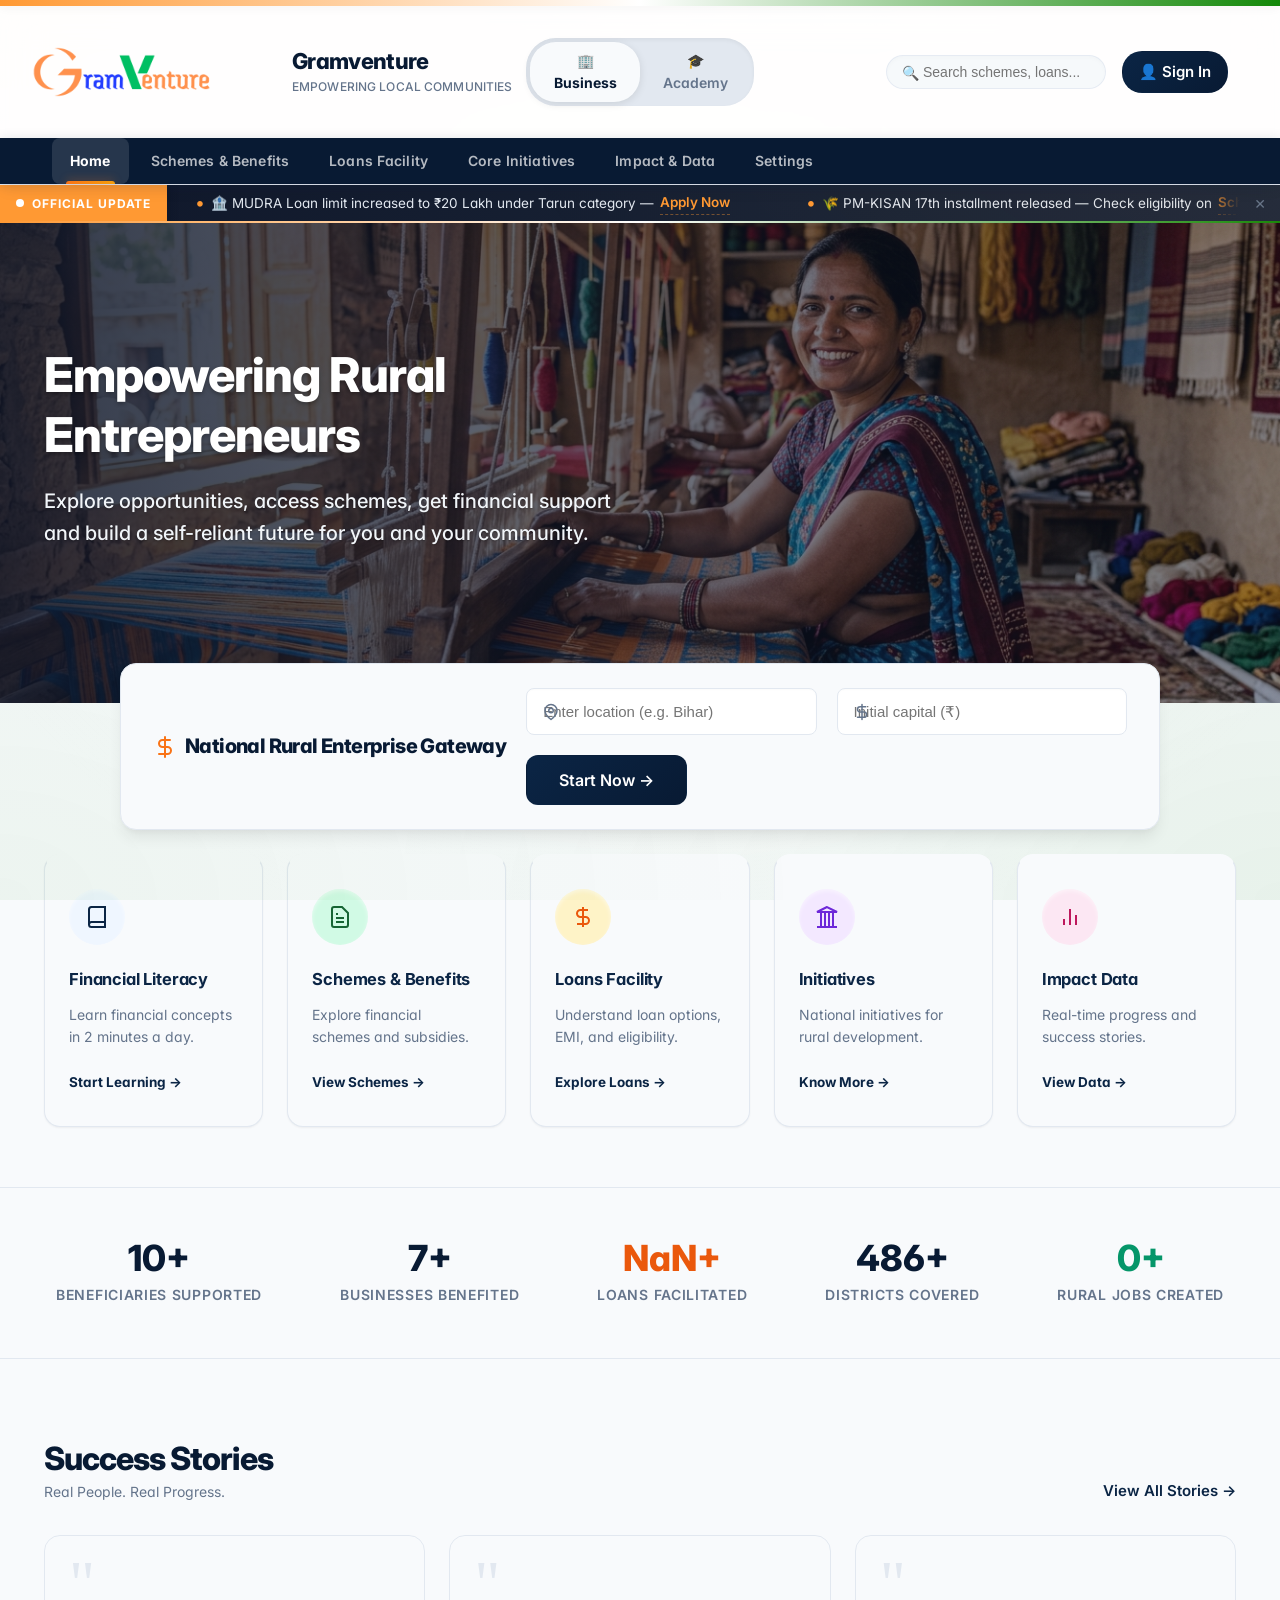
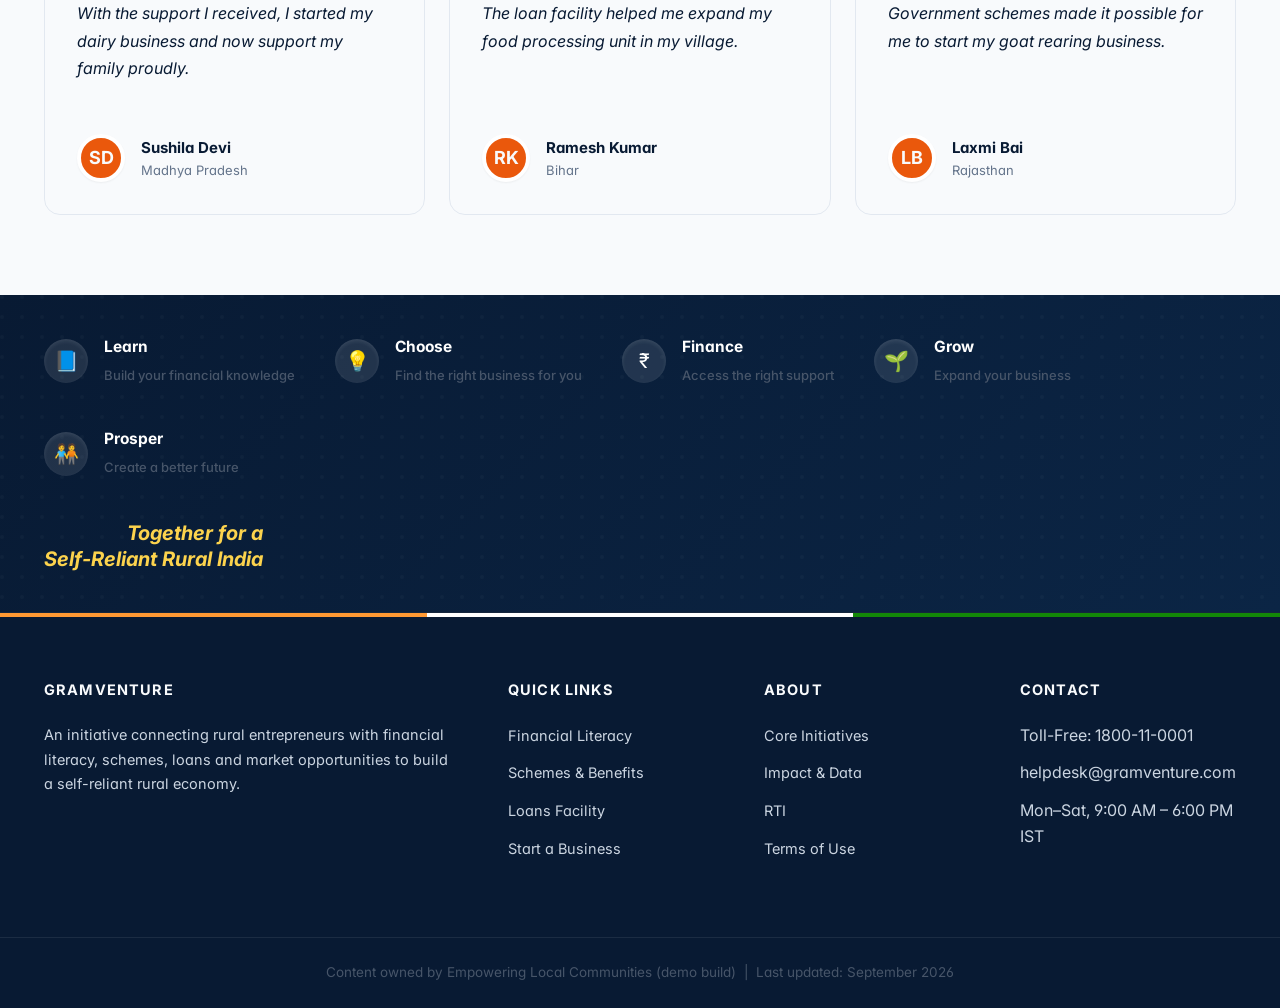
<file: index.html>
<!DOCTYPE html>
<html lang="en">

<head>
  <meta charset="UTF-8">
  <meta name="viewport" content="width=device-width, initial-scale=1.0">
  <title>Home | Gramventure</title>
  <meta name="description" content="Gramventure — opportunities for stronger communities.">
  <link rel="icon" href="assets/img/gramventure_logo_new.png">
  <link rel="stylesheet" href="assets/css/style.css">

  <meta name="view-transition" content="same-origin">
</head>

<body>

  <a class="skip-link" href="#main">Skip to Main Content</a>

  <header class="site-header gov-header">
    <!-- Main Tier -->
    <div class="main-tier-row">
      <a class="brand" href="index.html" style="text-decoration:none; display:flex; align-items:center;">
        <img src="assets/img/gramventure_logo_new.png" alt="Gramventure Logo" class="brand-logo"
          style="height: 100px !important; width: auto; object-fit: contain; margin-left: -80px;">
        <div class="brand-text">
          <h1 style="font-size: 22px; margin:0; color:var(--navy-dark); font-weight:800; letter-spacing:-0.03em;">
            Gramventure</h1>
          <p class="gov-subtitle" style="margin:2px 0 0; font-size:12px; color:var(--grey-500); font-weight:500;">
            Empowering Local Communities</p>
        </div>
      </a>

      <div class="app-switcher" id="mainSwitcher">
        <div class="switcher-bg"></div>
        <a href="index.html" class="switch-btn active">🏢 Business</a>
        <a href="financial-literacy.html" class="switch-btn">🎓 Academy</a>
      </div>

      <div class="header-actions">
        <form class="glass-search-form" role="search" onsubmit="return false;">
          <button type="submit" aria-label="Search">🔍</button>
          <input id="siteSearch" type="text" placeholder="Search schemes, loans...">
        </form>
        <a id="loginBtn" href="login.html" class="btn btn-primary" style="padding: 8px 16px; border-radius: 20px;">👤
          Sign In</a>
      </div>
    </div>

    <!-- Primary Navigation Tier -->
    <nav class="primary-nav-tier" aria-label="Primary">
      <ul>
        <li><a class="active" href="index.html">Home</a></li>
        <li><a class="" href="schemes-benefits.html">Schemes & Benefits</a></li>
        <li><a class="" href="loans-facility.html">Loans Facility</a></li>
        <li><a class="" href="government-initiatives.html">Core Initiatives</a></li>
        <li><a class="" href="impact-data.html">Impact & Data</a></li>
        <li><a class="" href="settings.html">Settings</a></li>
      </ul>
    </nav>
  </header>
  <main id="main">

    <!-- Sliding Announcements Bar -->
    <div class="announce-bar" id="announceBar" aria-label="Latest announcements">
      <div class="announce-label gov-update-badge">
        <span
          style="width:8px; height:8px; background:#fff; border-radius:50%; display:inline-block; animation: pulseSubtle 1.5s infinite; margin-right:8px; box-shadow: 0 0 0 0 rgba(255,255,255,0.7);"></span>
        Official Update
      </div>
      <div class="announce-track">
        <div class="announce-slider" id="announceSlider">
          <span class="announce-item">🏦 MUDRA Loan limit increased to ₹20 Lakh under Tarun category — <a
              href="schemes-benefits.html">Apply Now</a></span>
          <span class="announce-item">🌾 PM-KISAN 17th installment released — Check eligibility on <a
              href="schemes-benefits.html">Schemes & Benefits</a></span>
          <span class="announce-item">📋 New MSME Registration portal launched — Register your enterprise in 15
            minutes</span>
          <span class="announce-item">🎓 Free Financial Literacy courses now available — <a
              href="financial-literacy.html">Start Learning</a></span>
          <span class="announce-item">💰 Stand-Up India: ₹10 Lakh–₹1 Cr loans for SC/ST & Women entrepreneurs</span>
          <span class="announce-item">🏪 ODOP (One District One Product) scheme expanded to 150 new districts</span>
        </div>
      </div>
      <button class="announce-close" id="announceClose" aria-label="Close announcements">✕</button>
    </div>

    <section class="hero-slider-section">
      <div class="hero-slider-container" id="heroSlider">

        <!-- Slide 1 -->
        <div class="slide active">
          <div class="slide-bg" style="background-image: url('assets/img/rural_entrepreneur.jpg');"></div>
          <div class="slide-overlay"></div>
          <div class="gov-hero-inner">
            <div class="gov-hero-content">
              <h2>Empowering Rural Entrepreneurs</h2>
              <p>Explore opportunities, access schemes, get financial support and build a self-reliant future for you
                and your community.</p>
            </div>
          </div>
        </div>

        <!-- Slide 2 -->
        <div class="slide">
          <div class="slide-bg" style="background-image: url('assets/img/rural_finance.jpg');"></div>
          <div class="slide-overlay"></div>
          <div class="gov-hero-inner">
            <div class="gov-hero-content">
              <h2>Financial Support for All</h2>
              <p>Get access to collateral-free loans, low interest rates, and specialized financial modules to grow your
                rural business.</p>
            </div>
          </div>
        </div>

        <!-- Slide 3 -->
        <div class="slide">
          <div class="slide-bg" style="background-image: url('assets/img/rural_impact.jpg');"></div>
          <div class="slide-overlay"></div>
          <div class="gov-hero-inner">
            <div class="gov-hero-content">
              <h2>Nationwide Impact</h2>
              <p>Join millions of beneficiaries across India. Track real-time progress and discover inspiring success
                stories from local entrepreneurs.</p>
            </div>
          </div>
        </div>

        <div class="slider-controls">
          <div class="slider-progress" data-idx="0" aria-label="Slide 1">
            <div class="progress-fill"></div>
          </div>
          <div class="slider-progress" data-idx="1" aria-label="Slide 2">
            <div class="progress-fill"></div>
          </div>
          <div class="slider-progress" data-idx="2" aria-label="Slide 3">
            <div class="progress-fill"></div>
          </div>
        </div>
      </div>
    </section>

    <section class="home-cta-section">
      <div class="gateway-card">
        <h3 class="gateway-title">
          <svg width="24" height="24" viewBox="0 0 24 24" fill="none" stroke="currentColor" stroke-width="2"
            stroke-linecap="round" stroke-linejoin="round" style="color:var(--saffron);">
            <path d="M12 2v20M17 5H9.5a3.5 3.5 0 0 0 0 7h5a3.5 3.5 0 0 1 0 7H6" />
          </svg>
          National Rural Enterprise Gateway
        </h3>
        <div class="gateway-inputs">
          <div class="input-wrapper">
            <svg width="18" height="18" viewBox="0 0 24 24" fill="none" stroke="currentColor" stroke-width="2"
              stroke-linecap="round" stroke-linejoin="round" class="input-icon">
              <path d="M20 10c0 6-8 12-8 12s-8-6-8-12a8 8 0 0 1 16 0Z" />
              <circle cx="12" cy="10" r="3" />
            </svg>
            <input type="text" id="homeLocationInput" class="gateway-input" placeholder="Enter location (e.g. Bihar)">
          </div>
          <div class="input-wrapper">
            <svg width="18" height="18" viewBox="0 0 24 24" fill="none" stroke="currentColor" stroke-width="2"
              stroke-linecap="round" stroke-linejoin="round" class="input-icon">
              <path d="M12 2v20M17 5H9.5a3.5 3.5 0 0 0 0 7h5a3.5 3.5 0 0 1 0 7H6" />
            </svg>
            <input type="number" id="homeCapitalInput" class="gateway-input" placeholder="Initial capital (₹)">
          </div>
          <button id="homeStartBtn" class="btn btn-primary gateway-btn">Start Now →</button>
        </div>
      </div>
    </section>

    <script>
      document.addEventListener("DOMContentLoaded", function () {
        const slides = document.querySelectorAll('#heroSlider .slide');
        const dots = document.querySelectorAll('#heroSlider .slider-progress');
        let currentSlide = 0;
        let timer;

        function showSlide(index) {
          slides.forEach(s => s.classList.remove('active'));
          dots.forEach(d => { d.classList.remove('active'); d.querySelector('.progress-fill').style.animation = 'none'; });

          slides[index].classList.add('active');
          dots[index].classList.add('active');

          // Trigger reflow to restart animation
          void dots[index].offsetWidth;
          dots[index].querySelector('.progress-fill').style.animation = 'fillProgress 5s linear forwards';

          currentSlide = index;
        }

        function nextSlide() {
          let next = (currentSlide + 1) % slides.length;
          showSlide(next);
        }

        dots.forEach((dot, idx) => {
          dot.addEventListener('click', () => {
            showSlide(idx);
            resetTimer();
          });
        });

        function startTimer() {
          timer = setInterval(nextSlide, 5000);
        }

        function resetTimer() {
          clearInterval(timer);
          startTimer();
        }

        if (slides.length > 0) {
          startTimer();
        }
      });
    </script>

    <section class="gov-card-grid" aria-label="Explore sections" style="padding-top: 24px;">
      <div class="gov-card">
        <div class="icon-wrap" style="background:var(--blue-bg);color:var(--navy);"><svg width="24" height="24"
            fill="none" stroke="currentColor" stroke-width="2" viewBox="0 0 24 24">
            <path d="M4 19.5v-15A2.5 2.5 0 0 1 6.5 2H20v20H6.5a2.5 2.5 0 0 1 0-5H20" />
          </svg></div>
        <h3>Financial Literacy</h3>
        <p>Learn financial concepts in 2 minutes a day.</p>
        <a href="financial-literacy.html">Start Learning →</a>
      </div>
      <div class="gov-card">
        <div class="icon-wrap" style="background:var(--green-bg);color:var(--green-dark);"><svg width="24" height="24"
            fill="none" stroke="currentColor" stroke-width="2" viewBox="0 0 24 24">
            <path d="M14 2H6a2 2 0 0 0-2 2v16a2 2 0 0 0 2 2h12a2 2 0 0 0 2-2V8z" />
            <line x1="16" y1="13" x2="8" y2="13" />
            <line x1="16" y1="17" x2="8" y2="17" />
            <polyline points="10 9 9 9 8 9" />
          </svg></div>
        <h3>Schemes &amp; Benefits</h3>
        <p>Explore financial schemes and subsidies.</p>
        <a href="schemes-benefits.html">View Schemes →</a>
      </div>
      <div class="gov-card">
        <div class="icon-wrap" style="background:var(--amber-bg);color:var(--saffron-dark);"><svg width="24" height="24"
            fill="none" stroke="currentColor" stroke-width="2" viewBox="0 0 24 24">
            <path d="M12 2v20M17 5H9.5a3.5 3.5 0 0 0 0 7h5a3.5 3.5 0 0 1 0 7H6" />
          </svg></div>
        <h3>Loans Facility</h3>
        <p>Understand loan options, EMI, and eligibility.</p>
        <a href="loans-facility.html">Explore Loans →</a>
      </div>
      <div class="gov-card">
        <div class="icon-wrap" style="background:var(--purple-bg);color:#6d28d9;"><svg width="24" height="24"
            fill="none" stroke="currentColor" stroke-width="2" viewBox="0 0 24 24">
            <polygon points="12 2 2 7 22 7 12 2" />
            <line x1="6" y1="22" x2="6" y2="7" />
            <line x1="10" y1="22" x2="10" y2="7" />
            <line x1="14" y1="22" x2="14" y2="7" />
            <line x1="18" y1="22" x2="18" y2="7" />
            <line x1="2" y1="22" x2="22" y2="22" />
          </svg></div>
        <h3>Initiatives</h3>
        <p>National initiatives for rural development.</p>
        <a href="government-initiatives.html">Know More →</a>
      </div>
      <div class="gov-card">
        <div class="icon-wrap" style="background:var(--pink-bg);color:#be185d;"><svg width="24" height="24" fill="none"
            stroke="currentColor" stroke-width="2" viewBox="0 0 24 24">
            <line x1="18" y1="20" x2="18" y2="10" />
            <line x1="12" y1="20" x2="12" y2="4" />
            <line x1="6" y1="20" x2="6" y2="14" />
          </svg></div>
        <h3>Impact Data</h3>
        <p>Real-time progress and success stories.</p>
        <a href="impact-data.html">View Data →</a>
      </div>
    </section>

    <section class="stats-strip" aria-label="Key statistics">
      <div class="container" id="statsStrip"></div>
    </section>

    <section class="stories-section">
      <div class="stories-head">
        <div>
          <h2 style="margin-bottom:2px;">Success Stories</h2>
          <p class="muted" style="margin:0;">Real People. Real Progress.</p>
        </div>
        <a href="impact-data.html">View All Stories →</a>
      </div>
      <div class="stories-row" id="storiesRow"></div>
    </section>

    <section class="ribbon">
      <div class="container">
        <div class="ribbon-steps">
          <div class="ribbon-step">
            <div class="icon-wrap">📘</div>
            <div><b>Learn</b><span>Build your financial knowledge</span></div>
          </div>
          <div class="ribbon-step">
            <div class="icon-wrap">💡</div>
            <div><b>Choose</b><span>Find the right business for you</span></div>
          </div>
          <div class="ribbon-step">
            <div class="icon-wrap">₹</div>
            <div><b>Finance</b><span>Access the right support</span></div>
          </div>
          <div class="ribbon-step">
            <div class="icon-wrap">🌱</div>
            <div><b>Grow</b><span>Expand your business</span></div>
          </div>
          <div class="ribbon-step">
            <div class="icon-wrap">🧑‍🤝‍🧑</div>
            <div><b>Prosper</b><span>Create a better future</span></div>
          </div>
        </div>
        <div class="ribbon-slogan">Together for a<br>Self-Reliant Rural India</div>
      </div>
    </section>

  </main>

  <footer class="site-footer">
    <div class="footer-grid">
      <div>
        <h4>Gramventure</h4>
        <p>An initiative connecting rural entrepreneurs with financial literacy, schemes, loans and market opportunities
          to build a self-reliant rural economy.</p>
      </div>
      <div>
        <h4>Quick Links</h4>
        <ul>
          <li><a href="financial-literacy.html">Financial Literacy</a></li>
          <li><a href="schemes-benefits.html">Schemes &amp; Benefits</a></li>
          <li><a href="loans-facility.html">Loans Facility</a></li>
          <li><a href="start-business.html">Start a Business</a></li>
        </ul>
      </div>
      <div>
        <h4>About</h4>
        <ul>
          <li><a href="government-initiatives.html">Core Initiatives</a></li>
          <li><a href="impact-data.html">Impact &amp; Data</a></li>
          <li><a href="#">RTI</a></li>
          <li><a href="#">Terms of Use</a></li>
        </ul>
      </div>
      <div>
        <h4>Contact</h4>
        <ul>
          <li>Toll-Free: 1800-11-0001</li>
          <li>helpdesk@gramventure.com</li>
          <li>Mon–Sat, 9:00 AM – 6:00 PM IST</li>
        </ul>
      </div>
    </div>
    <div class="footer-bottom">
      Content owned by Empowering Local Communities (demo build) &nbsp;|&nbsp; Last updated: September 2026
    </div>
  </footer>
  <script src="assets/js/data.js"></script>
  <script src="assets/js/i18n.js"></script>
  <script src="assets/js/main.js"></script>

  <script>
    document.addEventListener("DOMContentLoaded", () => {
      const s = REI_DATA.stats;
      document.getElementById("statsStrip").innerHTML = `
    <div class="stat" style="display: flex; flex-direction: column; gap: 8px;">
      <div class="stat-num" style="font-size: 36px; font-weight: 800; color: var(--navy-dark); line-height: 1;">${s.beneficiaries}</div>
      <div class="stat-label" style="font-size: 14px; color: var(--grey-500); font-weight: 600; text-transform: uppercase; letter-spacing: 0.05em;">Beneficiaries Supported</div>
    </div>
    <div class="stat" style="display: flex; flex-direction: column; gap: 8px;">
      <div class="stat-num" style="font-size: 36px; font-weight: 800; color: var(--navy-dark); line-height: 1;">${s.businesses}</div>
      <div class="stat-label" style="font-size: 14px; color: var(--grey-500); font-weight: 600; text-transform: uppercase; letter-spacing: 0.05em;">Businesses Benefited</div>
    </div>
    <div class="stat" style="display: flex; flex-direction: column; gap: 8px;">
      <div class="stat-num" style="font-size: 36px; font-weight: 800; color: var(--saffron-dark); line-height: 1;">${s.loans}</div>
      <div class="stat-label" style="font-size: 14px; color: var(--grey-500); font-weight: 600; text-transform: uppercase; letter-spacing: 0.05em;">Loans Facilitated</div>
    </div>
    <div class="stat" style="display: flex; flex-direction: column; gap: 8px;">
      <div class="stat-num" style="font-size: 36px; font-weight: 800; color: var(--navy-dark); line-height: 1;">${s.districts}</div>
      <div class="stat-label" style="font-size: 14px; color: var(--grey-500); font-weight: 600; text-transform: uppercase; letter-spacing: 0.05em;">Districts Covered</div>
    </div>
    <div class="stat" style="display: flex; flex-direction: column; gap: 8px;">
      <div class="stat-num" style="font-size: 36px; font-weight: 800; color: var(--emerald-dark, #059669); line-height: 1;">${s.jobs}</div>
      <div class="stat-label" style="font-size: 14px; color: var(--grey-500); font-weight: 600; text-transform: uppercase; letter-spacing: 0.05em;">Rural Jobs Created</div>
    </div>
  `;
      document.getElementById("storiesRow").innerHTML = REI_DATA.stories.slice(0, 3).map(st => `
    <div class="story-card" style="padding: 32px; border-radius: var(--radius-lg); background: var(--white); box-shadow: var(--shadow-md); display: flex; flex-direction: column; justify-content: space-between; border: 1px solid var(--grey-200); position: relative; transition: transform 0.3s;">
      <div style="font-size: 64px; color: var(--grey-200); position: absolute; top: 16px; left: 24px; font-family: Georgia, serif; line-height: 1;">"</div>
      <p style="font-size: 16px; color: var(--navy-dark); line-height: 1.7; margin: 32px 0 32px; z-index: 1;">${st.quote}</p>
      <div style="display: flex; align-items: center; gap: 16px;">
        <div class="story-avatar" style="width: 48px; height: 48px; border-radius: 50%; background: var(--saffron-dark); color: var(--white); display: flex; align-items: center; justify-content: center; font-weight: 700; font-size: 18px; flex-shrink: 0;">${st.initials}</div>
        <div style="display: flex; flex-direction: column;">
          <strong style="color: var(--navy-dark); font-size: 15px;">${st.name}</strong>
          <span style="color: var(--grey-500); font-size: 13px;">${st.place}</span>
        </div>
      </div>
      </div>
    </div>
  `).join("");

      // Counter Animation
      function animateValue(obj, start, end, duration) {
        let startTimestamp = null;
        const step = (timestamp) => {
          if (!startTimestamp) startTimestamp = timestamp;
          const progress = Math.min((timestamp - startTimestamp) / duration, 1);
          // easeOutExpo
          const easeProgress = progress === 1 ? 1 : 1 - Math.pow(2, -10 * progress);
          const current = Math.floor(easeProgress * (end - start) + start);

          let formatted = current.toString();
          if (end >= 1000000) {
            formatted = (current / 1000000).toFixed(1).replace('.0', '') + 'M+';
          } else if (end >= 1000) {
            formatted = (current / 1000).toFixed(0) + 'K+';
          } else {
            formatted += '+';
          }
          obj.innerHTML = formatted;
          if (progress < 1) {
            window.requestAnimationFrame(step);
          }
        };
        window.requestAnimationFrame(step);
      }

      const statNums = document.querySelectorAll('.stat-num');
      const observer = new IntersectionObserver((entries, observer) => {
        entries.forEach(entry => {
          if (entry.isIntersecting) {
            const el = entry.target;
            // Parse the target number from the text (e.g. "2.5M+", "45K+", "500+")
            let text = el.innerText.replace('+', '');
            let target = 0;
            if (text.includes('M')) { target = parseFloat(text) * 1000000; }
            else if (text.includes('K')) { target = parseFloat(text) * 1000; }
            else { target = parseInt(text); }

            animateValue(el, 0, target, 2000);
            observer.unobserve(el);
          }
        });
      }, { threshold: 0.5 });

      statNums.forEach(num => observer.observe(num));

    });
  </script>

  <script src="assets/js/animate-stats.js"></script>

  <script>
    document.addEventListener('DOMContentLoaded', () => {
      const switcher = document.getElementById('mainSwitcher');
      if (!switcher) return;
      const bg = switcher.querySelector('.switcher-bg');
      const btns = switcher.querySelectorAll('.switch-btn');

      btns.forEach((btn, index) => {
        btn.addEventListener('click', (e) => {
          // If it's already active, do nothing
          if (btn.style.color === 'rgb(15, 23, 42)' || btn.style.color === 'rgb(109, 40, 217)' || btn.style.fontWeight === '700') {
            // We are already on this page
          } else {
            e.preventDefault();
            const targetUrl = btn.href;

            // Slide the background
            bg.style.transform = index === 0 ? 'translateX(0)' : 'translateX(94px)';

            // Update colors immediately for feel
            btns[0].style.color = index === 0 ? '#0f172a' : '#64748b';
            btns[0].style.fontWeight = index === 0 ? '700' : '600';

            btns[1].style.color = index === 1 ? '#6d28d9' : '#64748b';
            btns[1].style.fontWeight = index === 1 ? '700' : '600';

            // Wait for slide animation (300ms) then navigate
            setTimeout(() => {
              window.location.href = targetUrl;
            }, 300);
          }
        });
      });
    });
  </script>

  <script>
    // Announcement Ticker: duplicate items for seamless infinite loop
    (function () {
      const slider = document.getElementById('announceSlider');
      if (!slider) return;

      // Clone all items and append for seamless loop
      const items = slider.innerHTML;
      slider.innerHTML = items + items;

      // Close button
      const closeBtn = document.getElementById('announceClose');
      const bar = document.getElementById('announceBar');
      if (closeBtn && bar) {
        closeBtn.addEventListener('click', () => {
          bar.classList.add('hidden');
        });
      }
    })();
  </script>

</body>

</html>
</file>
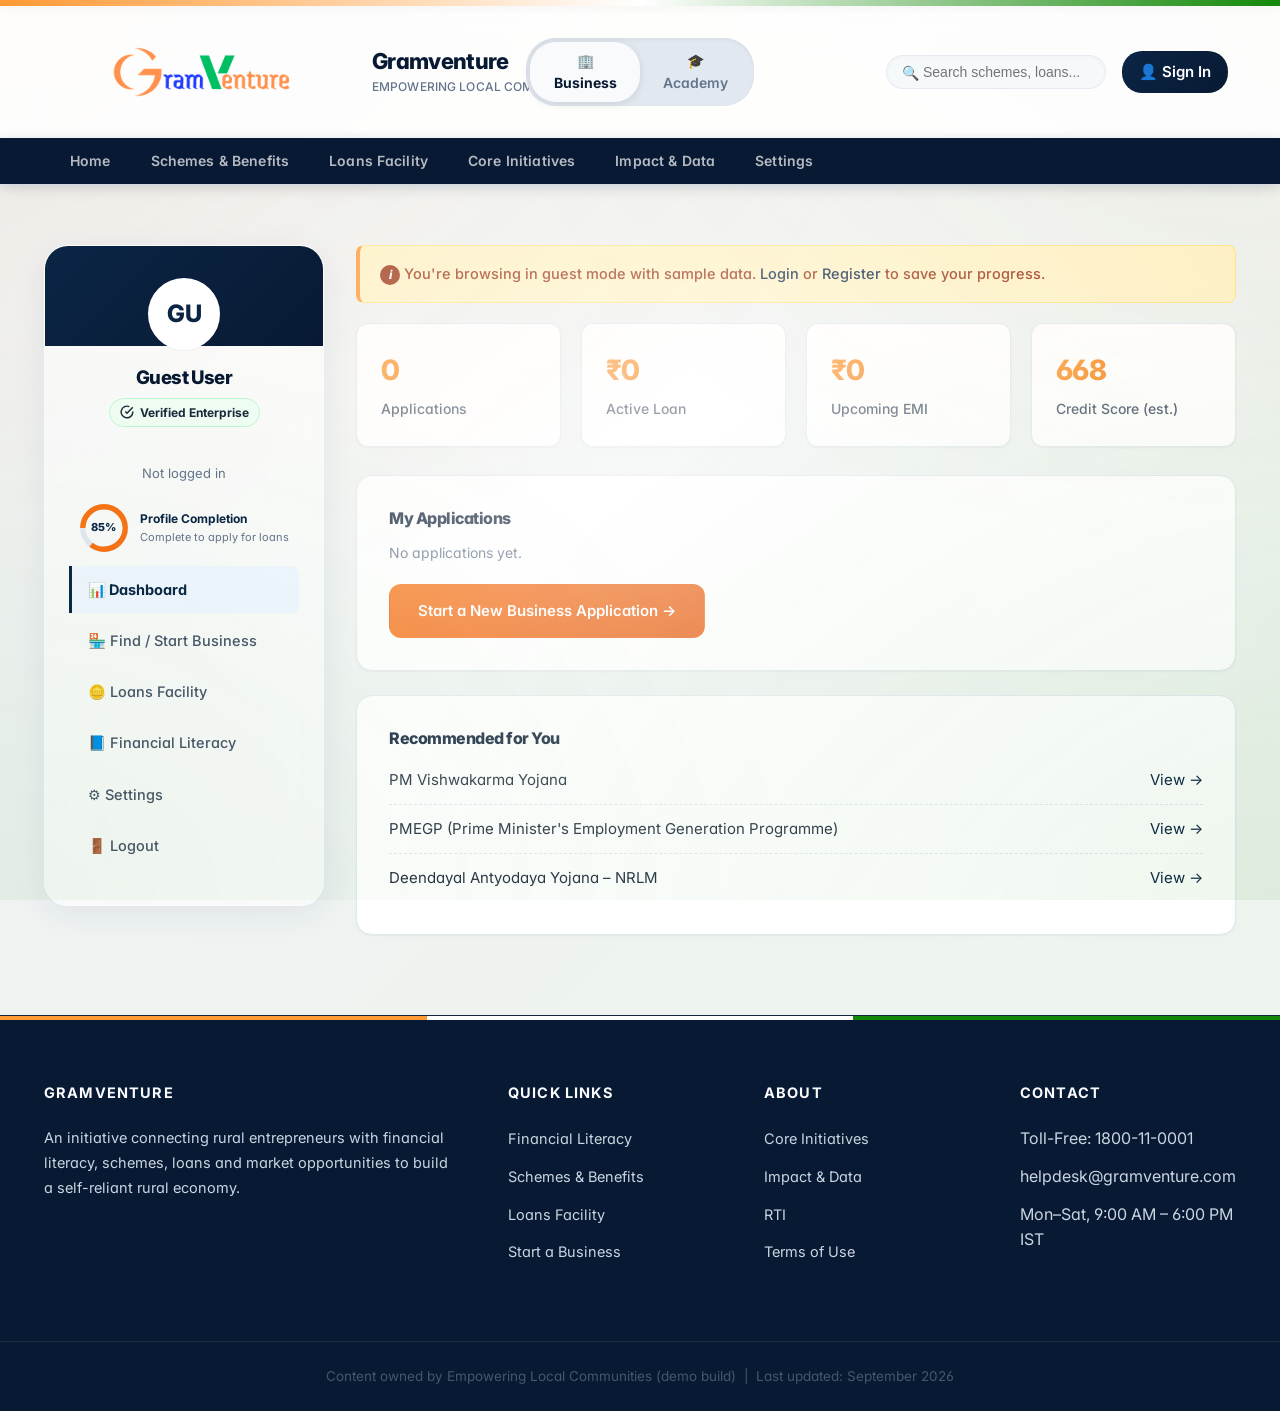
<file: dashboard.html>
<!DOCTYPE html>
<html lang="en">
<head>
<meta charset="UTF-8">
<meta name="viewport" content="width=device-width, initial-scale=1.0">
<title>My Dashboard | Gramventure</title>
<meta name="description" content="Your Gramventure dashboard.">
<link rel="icon" href="assets/img/gramventure_logo_new.png">
<link rel="stylesheet" href="assets/css/style.css">

  <meta name="view-transition" content="same-origin">
</head>
<body class="mesh-bg">

<a class="skip-link" href="#main">Skip to Main Content</a>

<header class="site-header gov-header">
  <!-- Main Tier -->
  <div class="main-tier-row">
    <a class="brand" href="index.html" style="text-decoration:none; display:flex; align-items:center;">
      <img src="assets/img/gramventure_logo_new.png" alt="Gramventure Logo" class="brand-logo">
      <div class="brand-text">
        <h1 style="font-size: 22px; margin:0; color:var(--navy-dark); font-weight:800; letter-spacing:-0.03em;">Gramventure</h1>
        <p class="gov-subtitle" style="margin:2px 0 0; font-size:12px; color:var(--grey-500); font-weight:500;">Empowering Local Communities</p>
      </div>
    </a>
    
        <div class="app-switcher" id="mainSwitcher">
      <div class="switcher-bg"></div>
      <a href="index.html" class="switch-btn active">🏢 Business</a>
      <a href="financial-literacy.html" class="switch-btn">🎓 Academy</a>
    </div>

    <div class="header-actions">
      <form class="glass-search-form" role="search" onsubmit="return false;">
        <button type="submit" aria-label="Search">🔍</button>
        <input id="siteSearch" type="text" placeholder="Search schemes, loans...">
      </form>
      <a id="loginBtn" href="login.html" class="btn btn-primary" style="padding: 8px 16px; border-radius: 20px;">👤 Sign In</a>
    </div>
  </div>

  <!-- Primary Navigation Tier -->
  <nav class="primary-nav-tier" aria-label="Primary">
    <ul>
      <li><a class="" href="index.html">Home</a></li>
      <li><a class="" href="schemes-benefits.html">Schemes & Benefits</a></li>
      <li><a class="" href="loans-facility.html">Loans Facility</a></li>
      <li><a class="" href="government-initiatives.html">Core Initiatives</a></li>
      <li><a class="" href="impact-data.html">Impact & Data</a></li>
      <li><a class="" href="settings.html">Settings</a></li>
    </ul>
  </nav>
</header>
<main id="main">

<div class="page-body">
  <div class="dash-grid">
    <aside class="dash-side glass-panel animate-stagger-1">
      <div class="avatar" id="dashAvatar">RE</div>
      <h3 id="dashName" style="margin-bottom:4px; display:flex; justify-content:center; align-items:center; gap:6px;">Welcome</h3>
      <div class="dash-role" style="display:inline-flex; align-items:center; gap:6px; background:#f0fdf4; color:var(--emerald-dark); padding:4px 10px; border-radius:20px; font-size:12px; font-weight:700; border:1px solid #bbf7d0;">
        <svg width="14" height="14" viewBox="0 0 24 24" fill="none" stroke="currentColor" stroke-width="2.5"><path d="M22 11.08V12a10 10 0 1 1-5.93-9.14"></path><polyline points="22 4 12 14.01 9 11.01"></polyline></svg>
        Verified Enterprise
      </div>
      <p class="muted" id="dashEmail" style="margin-top:12px; font-size:13px;">—</p>
      
      <div style="display:flex; align-items:center; justify-content:center; gap:12px; margin-top:20px; margin-bottom:12px;">
        <div style="position:relative; width:48px; height:48px;">
          <svg viewBox="0 0 36 36" style="width:100%; height:100%; transform: rotate(-90deg);">
            <path d="M18 2.0845 a 15.9155 15.9155 0 0 1 0 31.831 a 15.9155 15.9155 0 0 1 0 -31.831" fill="none" stroke="var(--grey-200)" stroke-width="4" />
            <path d="M18 2.0845 a 15.9155 15.9155 0 0 1 0 31.831 a 15.9155 15.9155 0 0 1 0 -31.831" fill="none" stroke="var(--saffron)" stroke-width="4" stroke-dasharray="85, 100" class="progress-ring-fill" />
          </svg>
          <div style="position:absolute; inset:0; display:flex; align-items:center; justify-content:center; font-size:11px; font-weight:800; color:var(--navy);">85%</div>
        </div>
        <div style="text-align:left;">
          <div style="font-size:12px; font-weight:700; color:var(--navy);">Profile Completion</div>
          <div style="font-size:11px; color:var(--grey-500);">Complete to apply for loans</div>
        </div>
      </div>
      <nav class="dash-nav" style="margin-top:14px;">
        <a class="active" href="dashboard.html">📊 Dashboard</a>
        <a href="start-business.html">🏪 Find / Start Business</a>
        <a href="loans-facility.html">🪙 Loans Facility</a>
        <a href="financial-literacy.html">📘 Financial Literacy</a>
        <a href="settings.html">⚙️ Settings</a>
        <a href="#" id="logoutSide">🚪 Logout</a>
      </nav>
    </aside>
    <div>
      <div id="noUserAlert" class="alert alert-amber" style="display:none;">
        You're browsing in guest mode with sample data. <a href="login.html">Login</a> or <a href="register.html">Register</a> to save your progress.
      </div>

      <div class="kpi-row">
        <div class="kpi"><b id="kpiApps">0</b><span>Applications</span></div>
        <div class="kpi"><b id="kpiLoan">₹0</b><span>Active Loan</span></div>
        <div class="kpi"><b id="kpiEmi">₹0</b><span>Upcoming EMI</span></div>
        <div class="kpi"><b id="kpiScore">720</b><span>Credit Score (est.)</span></div>
      </div>

      <div class="card" id="upcomingEmiCard" style="display:none; background: linear-gradient(to right, #ffffff, #fffbeb); border-color: var(--amber); border-width: 2px; box-shadow: 0 4px 15px rgba(245,158,11,0.1);">
        <div class="flex-between" style="margin-bottom:16px;">
          <h4 style="margin:0; color:#b45309; display:flex; align-items:center; gap:8px;">
            <svg width="20" height="20" viewBox="0 0 24 24" fill="none" stroke="currentColor" stroke-width="2.5"><path d="M10.29 3.86L1.82 18a2 2 0 0 0 1.71 3h16.94a2 2 0 0 0 1.71-3L13.71 3.86a2 2 0 0 0-3.42 0z"></path><line x1="12" y1="9" x2="12" y2="13"></line><line x1="12" y1="17" x2="12.01" y2="17"></line></svg> Upcoming EMI Notice
          </h4>
          <span class="badge badge-amber">Action Required</span>
        </div>
        <div style="display:flex; align-items:center; justify-content:space-between; flex-wrap:wrap; gap:16px; margin-bottom:16px;">
          <div>
            <div style="font-size:13px; color:var(--grey-500); font-weight:600; margin-bottom:4px;">Amount Due</div>
            <div style="font-size:28px; font-weight:800; color:var(--navy);" id="emiAmt">—</div>
          </div>
          <div style="text-align:right;">
            <div style="font-size:15px; font-weight:800; color:var(--red); background:#fef2f2; padding:6px 12px; border-radius:8px; border:1px solid #fca5a5;">Due in 14 Days</div>
            <div style="font-size:13.5px; font-weight:600; color:var(--navy); margin-top:6px;" id="emiDate">—</div>
          </div>
        </div>
        <div class="summary-row" style="border-top:1px solid rgba(245,158,11,0.2); border-bottom:none; padding-bottom:0; padding-top:16px;">
          <span>Business: <b id="emiBiz">—</b></span>
          <span>Remaining: <b id="emiTenure">—</b></span>
        </div>
        <button class="btn btn-saffron btn-block" style="margin-top:16px; display:flex; align-items:center; justify-content:center; gap:8px; transition:transform 0.2s;" onmouseover="this.style.transform='translateY(-1px)'" onmouseout="this.style.transform='none'">Make Payment / Set Auto-Debit →</button>
      </div>

      <div class="card">
        <h4 style="margin-top:0;">My Applications</h4>
        <div id="applicationsList"><p class="muted">No applications yet.</p></div>
        <a class="btn btn-saffron" style="margin-top:6px;" href="start-business.html">Start a New Business Application →</a>
      </div>

      <div class="card">
        <h4 style="margin-top:0;">Recommended for You</h4>
        <div id="recoList"></div>
      </div>
    </div>
  </div>
</div>

</main>

<footer class="site-footer">
  <div class="footer-grid">
    <div>
      <h4>Gramventure</h4>
      <p>An initiative connecting rural entrepreneurs with financial literacy, schemes, loans and market opportunities to build a self-reliant rural economy.</p>
    </div>
    <div>
      <h4>Quick Links</h4>
      <ul>
        <li><a href="financial-literacy.html">Financial Literacy</a></li>
        <li><a href="schemes-benefits.html">Schemes &amp; Benefits</a></li>
        <li><a href="loans-facility.html">Loans Facility</a></li>
        <li><a href="start-business.html">Start a Business</a></li>
      </ul>
    </div>
    <div>
      <h4>About</h4>
      <ul>
        <li><a href="government-initiatives.html">Core Initiatives</a></li>
        <li><a href="impact-data.html">Impact &amp; Data</a></li>
        <li><a href="#">RTI</a></li>
        <li><a href="#">Terms of Use</a></li>
      </ul>
    </div>
    <div>
      <h4>Contact</h4>
      <ul>
        <li>Toll-Free: 1800-11-0001</li>
        <li>helpdesk@gramventure.com</li>
        <li>Mon–Sat, 9:00 AM – 6:00 PM IST</li>
      </ul>
    </div>
  </div>
  <div class="footer-bottom">
    Content owned by Empowering Local Communities (demo build) &nbsp;|&nbsp; Last updated: September 2026
  </div>
</footer>
<script src="assets/js/data.js"></script>
<script src="assets/js/i18n.js"></script>
<script src="assets/js/main.js"></script>

<script>
document.addEventListener("DOMContentLoaded", ()=>{
  const user = reiGetUser();
  if(!user){
    document.getElementById("noUserAlert").style.display = "block";
    document.getElementById("dashName").textContent = "Guest User";
    document.getElementById("dashEmail").textContent = "Not logged in";
    document.getElementById("dashAvatar").textContent = "GU";
  } else {
    document.getElementById("dashName").textContent = user.name;
    document.getElementById("dashEmail").textContent = user.email || user.phone || "";
    document.getElementById("dashAvatar").textContent = (user.name||"RE").split(" ").map(w=>w[0]).slice(0,2).join("").toUpperCase();
  }

  const app = JSON.parse(localStorage.getItem("reiBusinessApp") || "null");
  if(app){
    document.getElementById("kpiApps").textContent = "1";
    if(app.status === "granted"){
      document.getElementById("kpiLoan").textContent = reiFormatINR(app.loanAmount||0);
      document.getElementById("kpiEmi").textContent = reiFormatINR(Math.round(app.emi||0));
      document.getElementById("upcomingEmiCard").style.display = "block";
      document.getElementById("emiBiz").textContent = app.businessName || "—";
      document.getElementById("emiAmt").textContent = reiFormatINR(Math.round(app.emi||0)) + " / month";
      document.getElementById("emiDate").textContent = "5th of every month";
      document.getElementById("emiTenure").textContent = (app.tenure||0) + " months";
    }
    document.getElementById("applicationsList").innerHTML = `
      <div style="background:var(--grey-100); border:1px solid var(--grey-200); border-radius:12px; padding:20px; margin-bottom:16px;">
        <div style="display:flex; justify-content:space-between; margin-bottom:16px;">
          <h5 style="margin:0; font-size:16px;">${app.businessName || "Business Application"}</h5>
          <span class="badge ${app.status==='granted' ? 'badge-green' : 'badge-amber'}">${app.status==='granted' ? 'Sanctioned' : 'In Progress'}</span>
        </div>
        <div class="biz-meta" style="margin-bottom:24px;"><span>Cost: ${reiFormatINR(app.projectCost||0)}</span><span>Location: ${app.location||"—"}</span></div>
        <div class="status-timeline">
          <div class="status-step completed">Application Submitted</div>
          <div class="status-step ${app.status==='granted' ? 'completed' : 'active'}">Bank Review & Verification</div>
          <div class="status-step ${app.status==='granted' ? 'active' : ''}">Loan Sanctioned</div>
          <div class="status-step">Funds Disbursed</div>
        </div>
        <div style="margin-top:24px; padding-top:16px; border-top:1px solid var(--grey-200); display:flex; gap:12px; flex-wrap:wrap;">
          <button class="btn btn-outline btn-sm" style="display:flex; align-items:center; gap:6px; transition:transform 0.2s; cursor:pointer;" onmouseover="this.style.transform='translateY(-1px)'" onmouseout="this.style.transform='none'">
            <svg width="14" height="14" viewBox="0 0 24 24" fill="none" stroke="currentColor" stroke-width="2"><path d="M21 15v4a2 2 0 0 1-2 2H5a2 2 0 0 1-2-2v-4"></path><polyline points="7 10 12 15 17 10"></polyline><line x1="12" y1="15" x2="12" y2="3"></line></svg> Sanction Letter (PDF)
          </button>
          <button class="btn btn-outline btn-sm" style="display:flex; align-items:center; gap:6px; transition:transform 0.2s; cursor:pointer;" onmouseover="this.style.transform='translateY(-1px)'" onmouseout="this.style.transform='none'">
            <svg width="14" height="14" viewBox="0 0 24 24" fill="none" stroke="currentColor" stroke-width="2"><path d="M21 15v4a2 2 0 0 1-2 2H5a2 2 0 0 1-2-2v-4"></path><polyline points="7 10 12 15 17 10"></polyline><line x1="12" y1="15" x2="12" y2="3"></line></svg> Repayment Schedule
          </button>
        </div>
      </div>`;
  }

  document.getElementById("recoList").innerHTML = REI_DATA.schemes.slice(0,3).map(s=>`
    <div class="summary-row"><span>${s.name}</span><a href="schemes-benefits.html">View →</a></div>
  `).join("");

  const lo = document.getElementById("logoutSide");
  if(lo) lo.addEventListener("click",(e)=>{ e.preventDefault(); reiLogout(); });
});
</script>

<script src="assets/js/animate-stats.js"></script>
<nav id="mobileBottomNav" class="mobile-nav"><button onclick="window.location.href='dashboard.html'">Dashboard</button><button onclick="window.location.href='start-business.html'">Wizard</button><a href="financial-literacy.html">Courses</a></nav>

<script>
  document.addEventListener('DOMContentLoaded', () => {
    const switcher = document.getElementById('mainSwitcher');
    if (!switcher) return;
    const bg = switcher.querySelector('.switcher-bg');
    const btns = switcher.querySelectorAll('.switch-btn');
    
    btns.forEach((btn, index) => {
      btn.addEventListener('click', (e) => {
        // If it's already active, do nothing
        if (btn.style.color === 'rgb(15, 23, 42)' || btn.style.color === 'rgb(109, 40, 217)' || btn.style.fontWeight === '700') {
           // We are already on this page
        } else {
           e.preventDefault();
           const targetUrl = btn.href;
           
           // Slide the background
           bg.style.transform = index === 0 ? 'translateX(0)' : 'translateX(94px)';
           
           // Update colors immediately for feel
           btns[0].style.color = index === 0 ? '#0f172a' : '#64748b';
           btns[0].style.fontWeight = index === 0 ? '700' : '600';
           
           btns[1].style.color = index === 1 ? '#6d28d9' : '#64748b';
           btns[1].style.fontWeight = index === 1 ? '700' : '600';

           // Wait for slide animation (300ms) then navigate
           setTimeout(() => {
             window.location.href = targetUrl;
           }, 300);
        }
      });
    });
  });
</script>

</body>
</html>
</file>
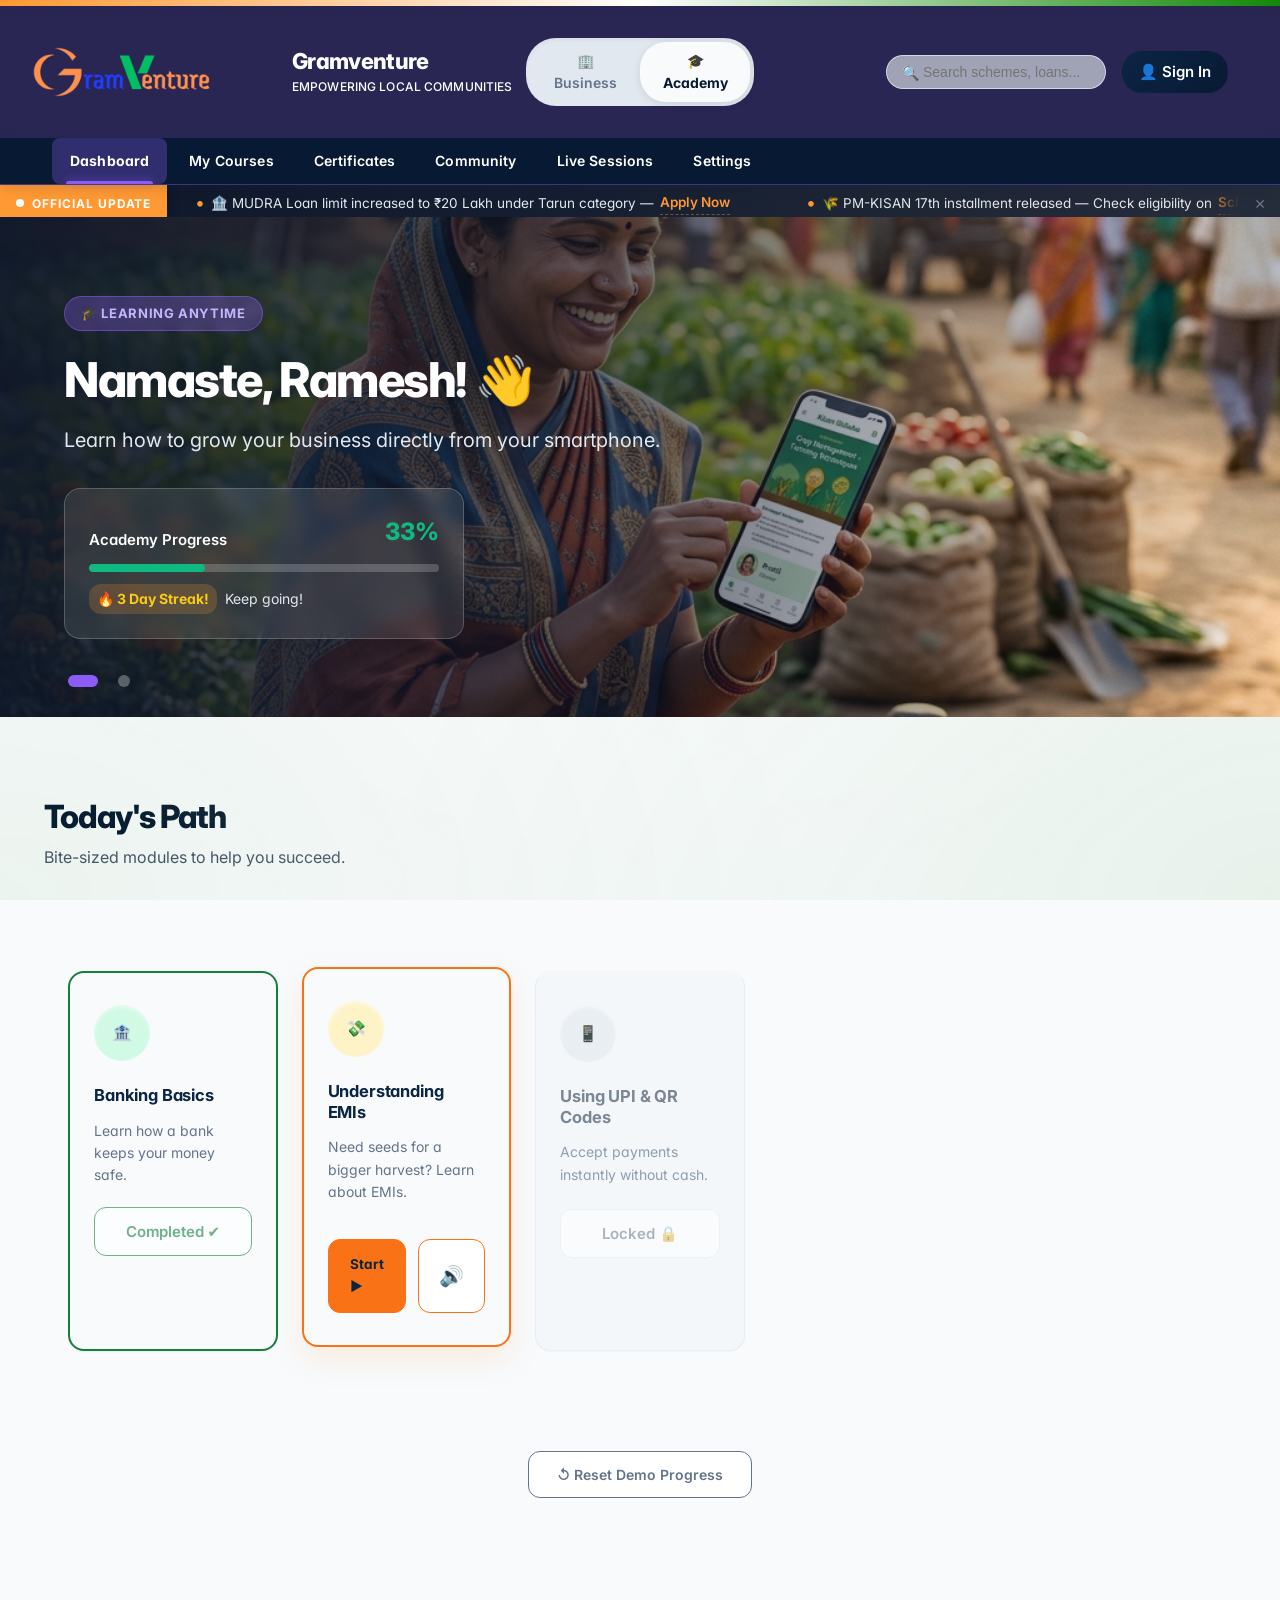
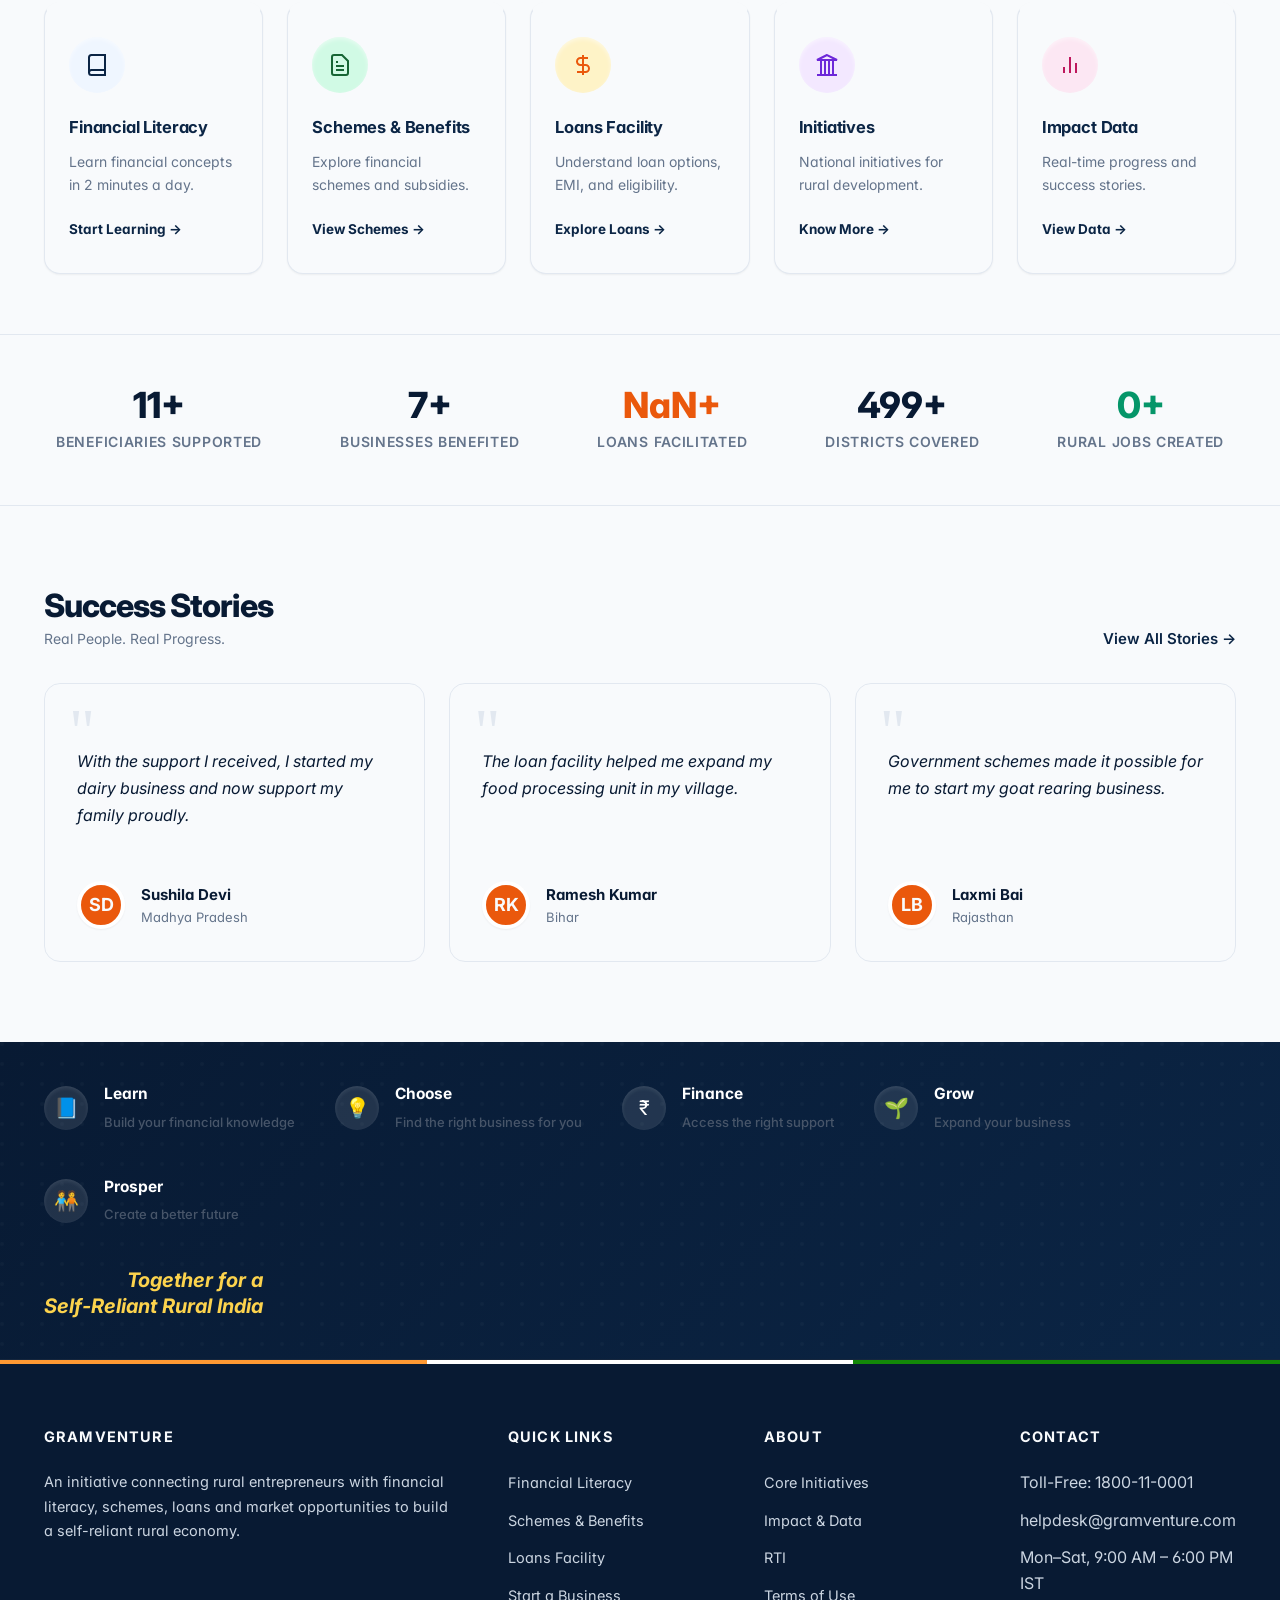
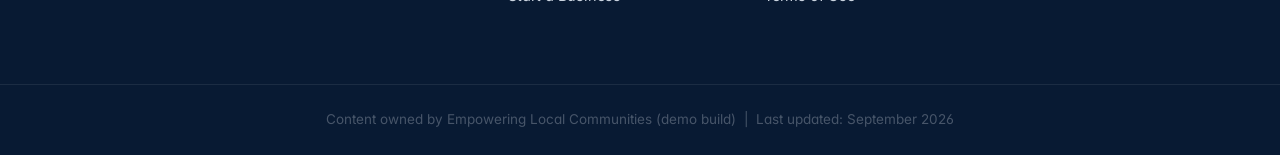
<file: financial-literacy.html>
<!DOCTYPE html>
<html lang="en">

<head>
  <meta charset="UTF-8">
  <meta name="viewport" content="width=device-width, initial-scale=1.0">
  <title>Home | Gramventure</title>
  <meta name="description" content="Gramventure — opportunities for stronger communities.">
  <link rel="icon" href="assets/img/gramventure_logo_new.png">
  <link rel="stylesheet" href="assets/css/style.css">

  <meta name="view-transition" content="same-origin">
  <style>
    /* Custom overrides for the Academy Theme */
    .site-header {
      background: rgba(30, 27, 75, 0.95) !important;
      backdrop-filter: blur(12px) !important;
      border-bottom: 1px solid rgba(139, 92, 246, 0.3) !important;
    }

    .brand-text h1,
    .brand-text p,
    .primary-nav-tier a {
      color: #fff !important;
    }

    .primary-nav-tier a:hover {
      background: rgba(255, 255, 255, 0.1) !important;
    }

    .primary-nav-tier a.active {
      background: rgba(139, 92, 246, 0.3) !important;
      color: #fff !important;
    }

    .primary-nav-tier a.active::after {
      background: #8b5cf6 !important;
      box-shadow: 0 -1px 8px rgba(139, 92, 246, 0.6) !important;
    }

    /* Slider CSS */
    .academy-slider {
      position: relative;
      height: 500px;
      overflow: hidden;
      background: #0f172a;
      margin-top: -6px;
    }

    .academy-slide {
      position: absolute;
      inset: 0;
      opacity: 0;
      transition: opacity 0.8s ease-in-out;
      background-size: cover;
      background-position: center;
      display: flex;
      align-items: center;
    }

    .academy-slide.active {
      opacity: 1;
      z-index: 2;
    }

    .academy-slide::before {
      content: '';
      position: absolute;
      inset: 0;
      background: linear-gradient(90deg, rgba(15, 23, 42, 0.95) 0%, rgba(15, 23, 42, 0.6) 50%, transparent 100%);
    }

    .academy-slide-content {
      position: relative;
      z-index: 3;
      padding: 0 5%;
      max-width: 800px;
    }

    .progress-widget {
      background: rgba(255, 255, 255, 0.1);
      backdrop-filter: blur(8px);
      border: 1px solid rgba(255, 255, 255, 0.2);
      border-radius: 16px;
      padding: 24px;
      max-width: 400px;
      margin-top: 32px;
    }

    .progress-track {
      width: 100%;
      height: 8px;
      background: rgba(255, 255, 255, 0.2);
      border-radius: 4px;
      margin-top: 12px;
      overflow: hidden;
    }

    .progress-fill {
      height: 100%;
      background: #10b981;
      width: 35%;
      border-radius: 4px;
      transition: width 0.5s ease-in-out;
    }

    .course-card-active {
      border-color: var(--saffron) !important;
      transform: translateY(-4px);
      box-shadow: 0 12px 30px rgba(255, 153, 51, 0.15) !important;
    }

    .course-card-locked {
      background: var(--grey-100) !important;
      opacity: 0.7;
    }

    .slider-nav {
      position: absolute;
      bottom: 30px;
      left: 5%;
      z-index: 4;
      display: flex;
      gap: 12px;
    }

    .slider-dot {
      width: 12px;
      height: 12px;
      border-radius: 50%;
      background: rgba(255, 255, 255, 0.3);
      cursor: pointer;
      transition: all 0.3s;
    }

    .slider-dot.active {
      background: #8b5cf6;
      width: 30px;
      border-radius: 6px;
    }
  </style>
</head>

<body>

  <a class="skip-link" href="#main">Skip to Main Content</a>

  <header class="site-header gov-header">
    <!-- Main Tier -->
    <div class="main-tier-row">
      <a class="brand" href="index.html" style="text-decoration:none; display:flex; align-items:center;">
        <img src="assets/img/gramventure_logo_new.png" alt="Gramventure Logo" class="brand-logo"
          style="height: 100px !important; width: auto; object-fit: contain; margin-left: -80px;">
        <div class="brand-text">
          <h1 style="font-size: 22px; margin:0; color:var(--navy-dark); font-weight:800; letter-spacing:-0.03em;">
            Gramventure</h1>
          <p class="gov-subtitle" style="margin:2px 0 0; font-size:12px; color:var(--grey-500); font-weight:500;">
            Empowering Local Communities</p>
        </div>
      </a>

      <div class="app-switcher" id="mainSwitcher">
        <div class="switcher-bg academy-active"></div>
        <a href="index.html" class="switch-btn">🏢 Business</a>
        <a href="financial-literacy.html" class="switch-btn active" style="color: #6d28d9; font-weight: 700;">🎓
          Academy</a>
      </div>

      <div class="header-actions">
        <form class="glass-search-form" role="search" onsubmit="return false;">
          <button type="submit" aria-label="Search">🔍</button>
          <input id="siteSearch" type="text" placeholder="Search schemes, loans...">
        </form>
        <a id="loginBtn" href="login.html" class="btn btn-primary" style="padding: 8px 16px; border-radius: 20px;">👤
          Sign In</a>
      </div>
    </div>

    <nav class="primary-nav-tier" aria-label="Primary">
      <ul>
        <li><a class="active" href="financial-literacy.html">Dashboard</a></li>
        <li><a class="" href="#">My Courses</a></li>
        <li><a class="" href="#">Certificates</a></li>
        <li><a class="" href="#">Community</a></li>
        <li><a class="" href="#">Live Sessions</a></li>
        <li><a class="" href="settings.html">Settings</a></li>
      </ul>
    </nav>
  </header>
  <main id="main">

    <!-- Sliding Announcements Bar -->
    <div class="announce-bar" id="announceBar" aria-label="Latest announcements">
      <div class="announce-label gov-update-badge">
        <span
          style="width:8px; height:8px; background:#fff; border-radius:50%; display:inline-block; animation: pulseSubtle 1.5s infinite; margin-right:8px; box-shadow: 0 0 0 0 rgba(255,255,255,0.7);"></span>
        Official Update
      </div>
      <div class="announce-track">
        <div class="announce-slider" id="announceSlider">
          <span class="announce-item">🏦 MUDRA Loan limit increased to ₹20 Lakh under Tarun category — <a
              href="schemes-benefits.html">Apply Now</a></span>
          <span class="announce-item">🌾 PM-KISAN 17th installment released — Check eligibility on <a
              href="schemes-benefits.html">Schemes & Benefits</a></span>
          <span class="announce-item">📋 New MSME Registration portal launched — Register your enterprise in 15
            minutes</span>
          <span class="announce-item">🎓 Free Financial Literacy courses now available — <a
              href="financial-literacy.html">Start Learning</a></span>
          <span class="announce-item">💰 Stand-Up India: ₹10 Lakh–₹1 Cr loans for SC/ST & Women entrepreneurs</span>
          <span class="announce-item">🏪 ODOP (One District One Product) scheme expanded to 150 new districts</span>
        </div>
      </div>
      <button class="announce-close" id="announceClose" aria-label="Close announcements">✕</button>
    </div>


    <section class="academy-slider">
      <div class="academy-slide active" style="background-image: url('assets/img/edu_banner_1.jpg');">
        <div class="academy-slide-content">
          <span class="hero-tag"
            style="background: rgba(139, 92, 246, 0.3); color: #c4b5fd; border: 1px solid rgba(139,92,246,0.5); padding: 6px 16px; border-radius: 20px; font-weight: 700; font-size: 13px; letter-spacing: 0.05em; display: inline-block; margin-bottom: 20px; text-transform: uppercase;">🎓
            Learning Anytime</span>
          <h1 style="color: #ffffff; font-size: 48px; font-weight: 800; margin-bottom: 16px; line-height: 1.2;">Namaste,
            Ramesh! 👋</h1>
          <p style="color: #e2e8f0; font-size: 20px; max-width: 600px; margin: 0; line-height: 1.6;">Learn how to grow
            your business directly from your smartphone.</p>
          <div class="progress-widget">
            <div style="display: flex; justify-content: space-between; align-items: flex-end;">
              <span style="color: #fff; font-weight: 600; font-size: 15px;">Academy Progress</span>
              <span class="progress-pct-text" style="color: #10b981; font-weight: 800; font-size: 24px;">35%</span>
            </div>
            <div class="progress-track">
              <div class="progress-fill"></div>
            </div>
            <p style="color: #e2e8f0; font-size: 14px; margin: 12px 0 0; display: flex; align-items: center; gap: 8px;">
              <span
                style="background: rgba(255, 153, 51, 0.2); color: #facc15; padding: 4px 8px; border-radius: 12px; font-weight: 700;">🔥
                3 Day Streak!</span>
              Keep going!
            </p>
          </div>
        </div>
      </div>
      <div class="academy-slide" style="background-image: url('assets/img/edu_banner_2.jpg');">
        <div class="academy-slide-content">
          <span class="hero-tag"
            style="background: rgba(16, 185, 129, 0.3); color: #6ee7b7; border: 1px solid rgba(16,185,129,0.5); padding: 6px 16px; border-radius: 20px; font-weight: 700; font-size: 13px; letter-spacing: 0.05em; display: inline-block; margin-bottom: 20px; text-transform: uppercase;">📈
            Growth Path</span>
          <h1 style="color: #ffffff; font-size: 48px; font-weight: 800; margin-bottom: 16px; line-height: 1.2;">Unlock
            Your Potential</h1>
          <p style="color: #e2e8f0; font-size: 20px; max-width: 600px; margin: 0; line-height: 1.6;">Gamified learning
            makes mastering finance fun, engaging, and highly rewarding.</p>
          <a href="#course-modules-grid" class="btn btn-primary"
            style="margin-top: 32px; background: #8b5cf6; border-color: #8b5cf6; text-decoration: none; display: inline-block;">Continue
            Path</a>
        </div>
      </div>
      <div class="slider-nav">
        <div class="slider-dot active" onclick="goToSlide(0)"></div>
        <div class="slider-dot" onclick="goToSlide(1)"></div>
      </div>
    </section>



    <section style="padding: 80px 0; background: var(--white);">
      <div class="container">
        <div style="margin-bottom: 40px;">
          <h2 style="font-size: 32px; font-weight: 800; color: var(--navy-dark); margin: 0;">Today's Path</h2>
          <p style="color: var(--grey-700); font-size: 16px; margin: 8px 0 0;">Bite-sized modules to help you succeed.
          </p>
        </div>
        <div class="gov-card-grid" id="course-modules-grid">
          <!-- Modules injected by JS -->
        </div>
        <div style="margin-top: 40px; text-align: center;">
          <button onclick="localStorage.removeItem('gramventure_modules'); location.reload();" class="btn btn-outline"
            style="border-color: var(--grey-300); color: var(--grey-500); font-size: 14px;">↺ Reset Demo
            Progress</button>
        </div>
      </div>
    </section>




    <section class="gov-card-grid" aria-label="Explore sections" style="padding-top: 24px;">
      <div class="gov-card">
        <div class="icon-wrap" style="background:var(--blue-bg);color:var(--navy);"><svg width="24" height="24"
            fill="none" stroke="currentColor" stroke-width="2" viewBox="0 0 24 24">
            <path d="M4 19.5v-15A2.5 2.5 0 0 1 6.5 2H20v20H6.5a2.5 2.5 0 0 1 0-5H20" />
          </svg></div>
        <h3>Financial Literacy</h3>
        <p>Learn financial concepts in 2 minutes a day.</p>
        <a href="financial-literacy.html">Start Learning →</a>
      </div>
      <div class="gov-card">
        <div class="icon-wrap" style="background:var(--green-bg);color:var(--green-dark);"><svg width="24" height="24"
            fill="none" stroke="currentColor" stroke-width="2" viewBox="0 0 24 24">
            <path d="M14 2H6a2 2 0 0 0-2 2v16a2 2 0 0 0 2 2h12a2 2 0 0 0 2-2V8z" />
            <line x1="16" y1="13" x2="8" y2="13" />
            <line x1="16" y1="17" x2="8" y2="17" />
            <polyline points="10 9 9 9 8 9" />
          </svg></div>
        <h3>Schemes &amp; Benefits</h3>
        <p>Explore financial schemes and subsidies.</p>
        <a href="schemes-benefits.html">View Schemes →</a>
      </div>
      <div class="gov-card">
        <div class="icon-wrap" style="background:var(--amber-bg);color:var(--saffron-dark);"><svg width="24" height="24"
            fill="none" stroke="currentColor" stroke-width="2" viewBox="0 0 24 24">
            <path d="M12 2v20M17 5H9.5a3.5 3.5 0 0 0 0 7h5a3.5 3.5 0 0 1 0 7H6" />
          </svg></div>
        <h3>Loans Facility</h3>
        <p>Understand loan options, EMI, and eligibility.</p>
        <a href="loans-facility.html">Explore Loans →</a>
      </div>
      <div class="gov-card">
        <div class="icon-wrap" style="background:var(--purple-bg);color:#6d28d9;"><svg width="24" height="24"
            fill="none" stroke="currentColor" stroke-width="2" viewBox="0 0 24 24">
            <polygon points="12 2 2 7 22 7 12 2" />
            <line x1="6" y1="22" x2="6" y2="7" />
            <line x1="10" y1="22" x2="10" y2="7" />
            <line x1="14" y1="22" x2="14" y2="7" />
            <line x1="18" y1="22" x2="18" y2="7" />
            <line x1="2" y1="22" x2="22" y2="22" />
          </svg></div>
        <h3>Initiatives</h3>
        <p>National initiatives for rural development.</p>
        <a href="government-initiatives.html">Know More →</a>
      </div>
      <div class="gov-card">
        <div class="icon-wrap" style="background:var(--pink-bg);color:#be185d;"><svg width="24" height="24" fill="none"
            stroke="currentColor" stroke-width="2" viewBox="0 0 24 24">
            <line x1="18" y1="20" x2="18" y2="10" />
            <line x1="12" y1="20" x2="12" y2="4" />
            <line x1="6" y1="20" x2="6" y2="14" />
          </svg></div>
        <h3>Impact Data</h3>
        <p>Real-time progress and success stories.</p>
        <a href="impact-data.html">View Data →</a>
      </div>
    </section>

    <section class="stats-strip" aria-label="Key statistics">
      <div class="container" id="statsStrip"></div>
    </section>

    <section class="stories-section">
      <div class="stories-head">
        <div>
          <h2 style="margin-bottom:2px;">Success Stories</h2>
          <p class="muted" style="margin:0;">Real People. Real Progress.</p>
        </div>
        <a href="impact-data.html">View All Stories →</a>
      </div>
      <div class="stories-row" id="storiesRow"></div>
    </section>

    <section class="ribbon">
      <div class="container">
        <div class="ribbon-steps">
          <div class="ribbon-step">
            <div class="icon-wrap">📘</div>
            <div><b>Learn</b><span>Build your financial knowledge</span></div>
          </div>
          <div class="ribbon-step">
            <div class="icon-wrap">💡</div>
            <div><b>Choose</b><span>Find the right business for you</span></div>
          </div>
          <div class="ribbon-step">
            <div class="icon-wrap">₹</div>
            <div><b>Finance</b><span>Access the right support</span></div>
          </div>
          <div class="ribbon-step">
            <div class="icon-wrap">🌱</div>
            <div><b>Grow</b><span>Expand your business</span></div>
          </div>
          <div class="ribbon-step">
            <div class="icon-wrap">🧑‍🤝‍🧑</div>
            <div><b>Prosper</b><span>Create a better future</span></div>
          </div>
        </div>
        <div class="ribbon-slogan">Together for a<br>Self-Reliant Rural India</div>
      </div>
    </section>

  </main>

  <footer class="site-footer">
    <div class="footer-grid">
      <div>
        <h4>Gramventure</h4>
        <p>An initiative connecting rural entrepreneurs with financial literacy, schemes, loans and market opportunities
          to build a self-reliant rural economy.</p>
      </div>
      <div>
        <h4>Quick Links</h4>
        <ul>
          <li><a href="financial-literacy.html">Financial Literacy</a></li>
          <li><a href="schemes-benefits.html">Schemes &amp; Benefits</a></li>
          <li><a href="loans-facility.html">Loans Facility</a></li>
          <li><a href="start-business.html">Start a Business</a></li>
        </ul>
      </div>
      <div>
        <h4>About</h4>
        <ul>
          <li><a href="government-initiatives.html">Core Initiatives</a></li>
          <li><a href="impact-data.html">Impact &amp; Data</a></li>
          <li><a href="#">RTI</a></li>
          <li><a href="#">Terms of Use</a></li>
        </ul>
      </div>
      <div>
        <h4>Contact</h4>
        <ul>
          <li>Toll-Free: 1800-11-0001</li>
          <li>helpdesk@gramventure.com</li>
          <li>Mon–Sat, 9:00 AM – 6:00 PM IST</li>
        </ul>
      </div>
    </div>
    <div class="footer-bottom">
      Content owned by Empowering Local Communities (demo build) &nbsp;|&nbsp; Last updated: September 2026
    </div>
  </footer>
  <script src="assets/js/data.js"></script>
  <script src="assets/js/i18n.js"></script>
  <script src="assets/js/main.js"></script>

  <script>
    document.addEventListener("DOMContentLoaded", () => {
      const s = REI_DATA.stats;
      document.getElementById("statsStrip").innerHTML = `
    <div class="stat" style="display: flex; flex-direction: column; gap: 8px;">
      <div class="stat-num" style="font-size: 36px; font-weight: 800; color: var(--navy-dark); line-height: 1;">${s.beneficiaries}</div>
      <div class="stat-label" style="font-size: 14px; color: var(--grey-500); font-weight: 600; text-transform: uppercase; letter-spacing: 0.05em;">Beneficiaries Supported</div>
    </div>
    <div class="stat" style="display: flex; flex-direction: column; gap: 8px;">
      <div class="stat-num" style="font-size: 36px; font-weight: 800; color: var(--navy-dark); line-height: 1;">${s.businesses}</div>
      <div class="stat-label" style="font-size: 14px; color: var(--grey-500); font-weight: 600; text-transform: uppercase; letter-spacing: 0.05em;">Businesses Benefited</div>
    </div>
    <div class="stat" style="display: flex; flex-direction: column; gap: 8px;">
      <div class="stat-num" style="font-size: 36px; font-weight: 800; color: var(--saffron-dark); line-height: 1;">${s.loans}</div>
      <div class="stat-label" style="font-size: 14px; color: var(--grey-500); font-weight: 600; text-transform: uppercase; letter-spacing: 0.05em;">Loans Facilitated</div>
    </div>
    <div class="stat" style="display: flex; flex-direction: column; gap: 8px;">
      <div class="stat-num" style="font-size: 36px; font-weight: 800; color: var(--navy-dark); line-height: 1;">${s.districts}</div>
      <div class="stat-label" style="font-size: 14px; color: var(--grey-500); font-weight: 600; text-transform: uppercase; letter-spacing: 0.05em;">Districts Covered</div>
    </div>
    <div class="stat" style="display: flex; flex-direction: column; gap: 8px;">
      <div class="stat-num" style="font-size: 36px; font-weight: 800; color: var(--emerald-dark, #059669); line-height: 1;">${s.jobs}</div>
      <div class="stat-label" style="font-size: 14px; color: var(--grey-500); font-weight: 600; text-transform: uppercase; letter-spacing: 0.05em;">Rural Jobs Created</div>
    </div>
  `;
      document.getElementById("storiesRow").innerHTML = REI_DATA.stories.slice(0, 3).map(st => `
    <div class="story-card" style="padding: 32px; border-radius: var(--radius-lg); background: var(--white); box-shadow: var(--shadow-md); display: flex; flex-direction: column; justify-content: space-between; border: 1px solid var(--grey-200); position: relative; transition: transform 0.3s;">
      <div style="font-size: 64px; color: var(--grey-200); position: absolute; top: 16px; left: 24px; font-family: Georgia, serif; line-height: 1;">"</div>
      <p style="font-size: 16px; color: var(--navy-dark); line-height: 1.7; margin: 32px 0 32px; z-index: 1;">${st.quote}</p>
      <div style="display: flex; align-items: center; gap: 16px;">
        <div class="story-avatar" style="width: 48px; height: 48px; border-radius: 50%; background: var(--saffron-dark); color: var(--white); display: flex; align-items: center; justify-content: center; font-weight: 700; font-size: 18px; flex-shrink: 0;">${st.initials}</div>
        <div style="display: flex; flex-direction: column;">
          <strong style="color: var(--navy-dark); font-size: 15px;">${st.name}</strong>
          <span style="color: var(--grey-500); font-size: 13px;">${st.place}</span>
        </div>
      </div>
      </div>
    </div>
  `).join("");

      // Counter Animation
      function animateValue(obj, start, end, duration) {
        let startTimestamp = null;
        const step = (timestamp) => {
          if (!startTimestamp) startTimestamp = timestamp;
          const progress = Math.min((timestamp - startTimestamp) / duration, 1);
          // easeOutExpo
          const easeProgress = progress === 1 ? 1 : 1 - Math.pow(2, -10 * progress);
          const current = Math.floor(easeProgress * (end - start) + start);

          let formatted = current.toString();
          if (end >= 1000000) {
            formatted = (current / 1000000).toFixed(1).replace('.0', '') + 'M+';
          } else if (end >= 1000) {
            formatted = (current / 1000).toFixed(0) + 'K+';
          } else {
            formatted += '+';
          }
          obj.innerHTML = formatted;
          if (progress < 1) {
            window.requestAnimationFrame(step);
          }
        };
        window.requestAnimationFrame(step);
      }

      const statNums = document.querySelectorAll('.stat-num');
      const observer = new IntersectionObserver((entries, observer) => {
        entries.forEach(entry => {
          if (entry.isIntersecting) {
            const el = entry.target;
            // Parse the target number from the text (e.g. "2.5M+", "45K+", "500+")
            let text = el.innerText.replace('+', '');
            let target = 0;
            if (text.includes('M')) { target = parseFloat(text) * 1000000; }
            else if (text.includes('K')) { target = parseFloat(text) * 1000; }
            else { target = parseInt(text); }

            animateValue(el, 0, target, 2000);
            observer.unobserve(el);
          }
        });
      }, { threshold: 0.5 });

      statNums.forEach(num => observer.observe(num));

    });
  </script>

  <script src="assets/js/animate-stats.js"></script>

  <script>
    document.addEventListener('DOMContentLoaded', () => {
      const switcher = document.getElementById('mainSwitcher');
      if (!switcher) return;
      const bg = switcher.querySelector('.switcher-bg');
      const btns = switcher.querySelectorAll('.switch-btn');

      btns.forEach((btn, index) => {
        btn.addEventListener('click', (e) => {
          // If it's already active, do nothing
          if (btn.style.color === 'rgb(15, 23, 42)' || btn.style.color === 'rgb(109, 40, 217)' || btn.style.fontWeight === '700') {
            // We are already on this page
          } else {
            e.preventDefault();
            const targetUrl = btn.href;

            // Slide the background
            bg.style.transform = index === 0 ? 'translateX(0)' : 'translateX(94px)';

            // Update colors immediately for feel
            btns[0].style.color = index === 0 ? '#0f172a' : '#64748b';
            btns[0].style.fontWeight = index === 0 ? '700' : '600';

            btns[1].style.color = index === 1 ? '#6d28d9' : '#64748b';
            btns[1].style.fontWeight = index === 1 ? '700' : '600';

            // Wait for slide animation (300ms) then navigate
            setTimeout(() => {
              window.location.href = targetUrl;
            }, 300);
          }
        });
      });
    });
  </script>

  <script>
    // Announcement Ticker: duplicate items for seamless infinite loop
    (function () {
      const slider = document.getElementById('announceSlider');
      if (!slider) return;

      // Clone all items and append for seamless loop
      const items = slider.innerHTML;
      slider.innerHTML = items + items;

      // Close button
      const closeBtn = document.getElementById('announceClose');
      const bar = document.getElementById('announceBar');
      if (closeBtn && bar) {
        closeBtn.addEventListener('click', () => {
          bar.classList.add('hidden');
        });
      }
    })();
  </script>


  <script>
    let currentSlide = 0;
    const slides = document.querySelectorAll('.academy-slide');
    const dots = document.querySelectorAll('.slider-dot');
    let slideInterval;

    function goToSlide(index) {
      if (!slides.length) return;
      slides[currentSlide].classList.remove('active');
      dots[currentSlide].classList.remove('active');
      currentSlide = index;
      slides[currentSlide].classList.add('active');
      dots[currentSlide].classList.add('active');
      resetInterval();
    }

    function nextSlide() {
      goToSlide((currentSlide + 1) % slides.length);
    }

    function resetInterval() {
      clearInterval(slideInterval);
      if (slides.length > 0) {
        slideInterval = setInterval(nextSlide, 5000);
      }
    }

    if (slides.length > 0) {
      resetInterval();
    }

    let modulesData = [
      { id: 1, title: "Banking Basics", description: "Learn how a bank keeps your money safe.", status: "completed", icon: "🏦", audio: "Welcome to Banking Basics." },
      { id: 2, title: "Understanding EMIs", description: "Need seeds for a bigger harvest? Learn about EMIs.", status: "active", icon: "💸", audio: "Understanding EMIs." },
      { id: 3, title: "Using UPI & QR Codes", description: "Accept payments instantly without cash.", status: "locked", icon: "📱", audio: "Using UPI." }
    ];

    function updateProgress() {
      const total = modulesData.length;
      const completed = modulesData.filter(m => m.status === 'completed').length;
      const percentage = Math.round((completed / total) * 100);
      document.querySelectorAll('.progress-pct-text').forEach(el => el.innerText = `${percentage}%`);
      document.querySelectorAll('.progress-fill').forEach(el => el.style.width = `${percentage}%`);
    }

    function renderModules() {
      const grid = document.getElementById('course-modules-grid');
      if (!grid) return;
      grid.innerHTML = '';
      modulesData.forEach(mod => {
        let cardHTML = '';
        if (mod.status === 'completed') {
          cardHTML = `<div class="gov-card" style="border: 2px solid var(--green);"><div class="icon-wrap" style="background:var(--green-bg);color:var(--green-dark);">${mod.icon}</div><h3>${mod.title}</h3><p>${mod.description}</p><button class="btn btn-outline" disabled style="width: 100%; border-color: var(--green); color: var(--green); margin-top: auto;">Completed ✔</button></div>`;
        } else if (mod.status === 'active') {
          cardHTML = `<div class="gov-card course-card-active" style="border: 2px solid var(--saffron);"><div class="icon-wrap" style="background:var(--amber-bg);color:var(--saffron-dark);">${mod.icon}</div><h3>${mod.title}</h3><p>${mod.description}</p><div style="display: flex; gap: 12px; margin-top: auto; padding-top: 16px;"><a href="chapter-view.html" onclick="completeModule(${mod.id}); return true;" class="btn btn-primary" style="flex: 1; background: var(--saffron); border-color: var(--saffron); text-decoration: none; display: flex; align-items: center; justify-content: center;">Start ▶</a><button onclick="playEngineAudio('${mod.audio.replace(/'/g, "\'")}')" class="btn btn-outline" style="padding: 0 20px; border-color: var(--saffron); color: var(--saffron); font-size: 20px;">🔊</button></div></div>`;
        } else {
          cardHTML = `<div class="gov-card course-card-locked"><div class="icon-wrap" style="background:var(--grey-200);color:var(--grey-700);">${mod.icon}</div><h3 style="color: var(--grey-700);">${mod.title}</h3><p>${mod.description}</p><button class="btn btn-outline" disabled style="width: 100%; margin-top: auto; border-color: var(--grey-200); color: var(--grey-700);">Locked 🔒</button></div>`;
        }
        grid.innerHTML += cardHTML;
      });
    }

    window.completeModule = function (id) {
      const idx = modulesData.findIndex(m => m.id === id);
      if (idx === -1) return;
      modulesData[idx].status = 'completed';
      if (idx + 1 < modulesData.length) modulesData[idx + 1].status = 'active';
      localStorage.setItem('gramventure_modules', JSON.stringify(modulesData));
      updateProgress(); renderModules();
    };

    window.playEngineAudio = function (text) {
      if ('speechSynthesis' in window) {
        window.speechSynthesis.cancel();
        const utterance = new SpeechSynthesisUtterance(text);
        utterance.rate = 0.9;
        window.speechSynthesis.speak(utterance);
      } else {
        alert("🔊 " + text);
      }
    };

    const saved = localStorage.getItem('gramventure_modules');
    if (saved) modulesData = JSON.parse(saved);
    updateProgress();
    renderModules();
  </script>

</body>

</html>
</file>
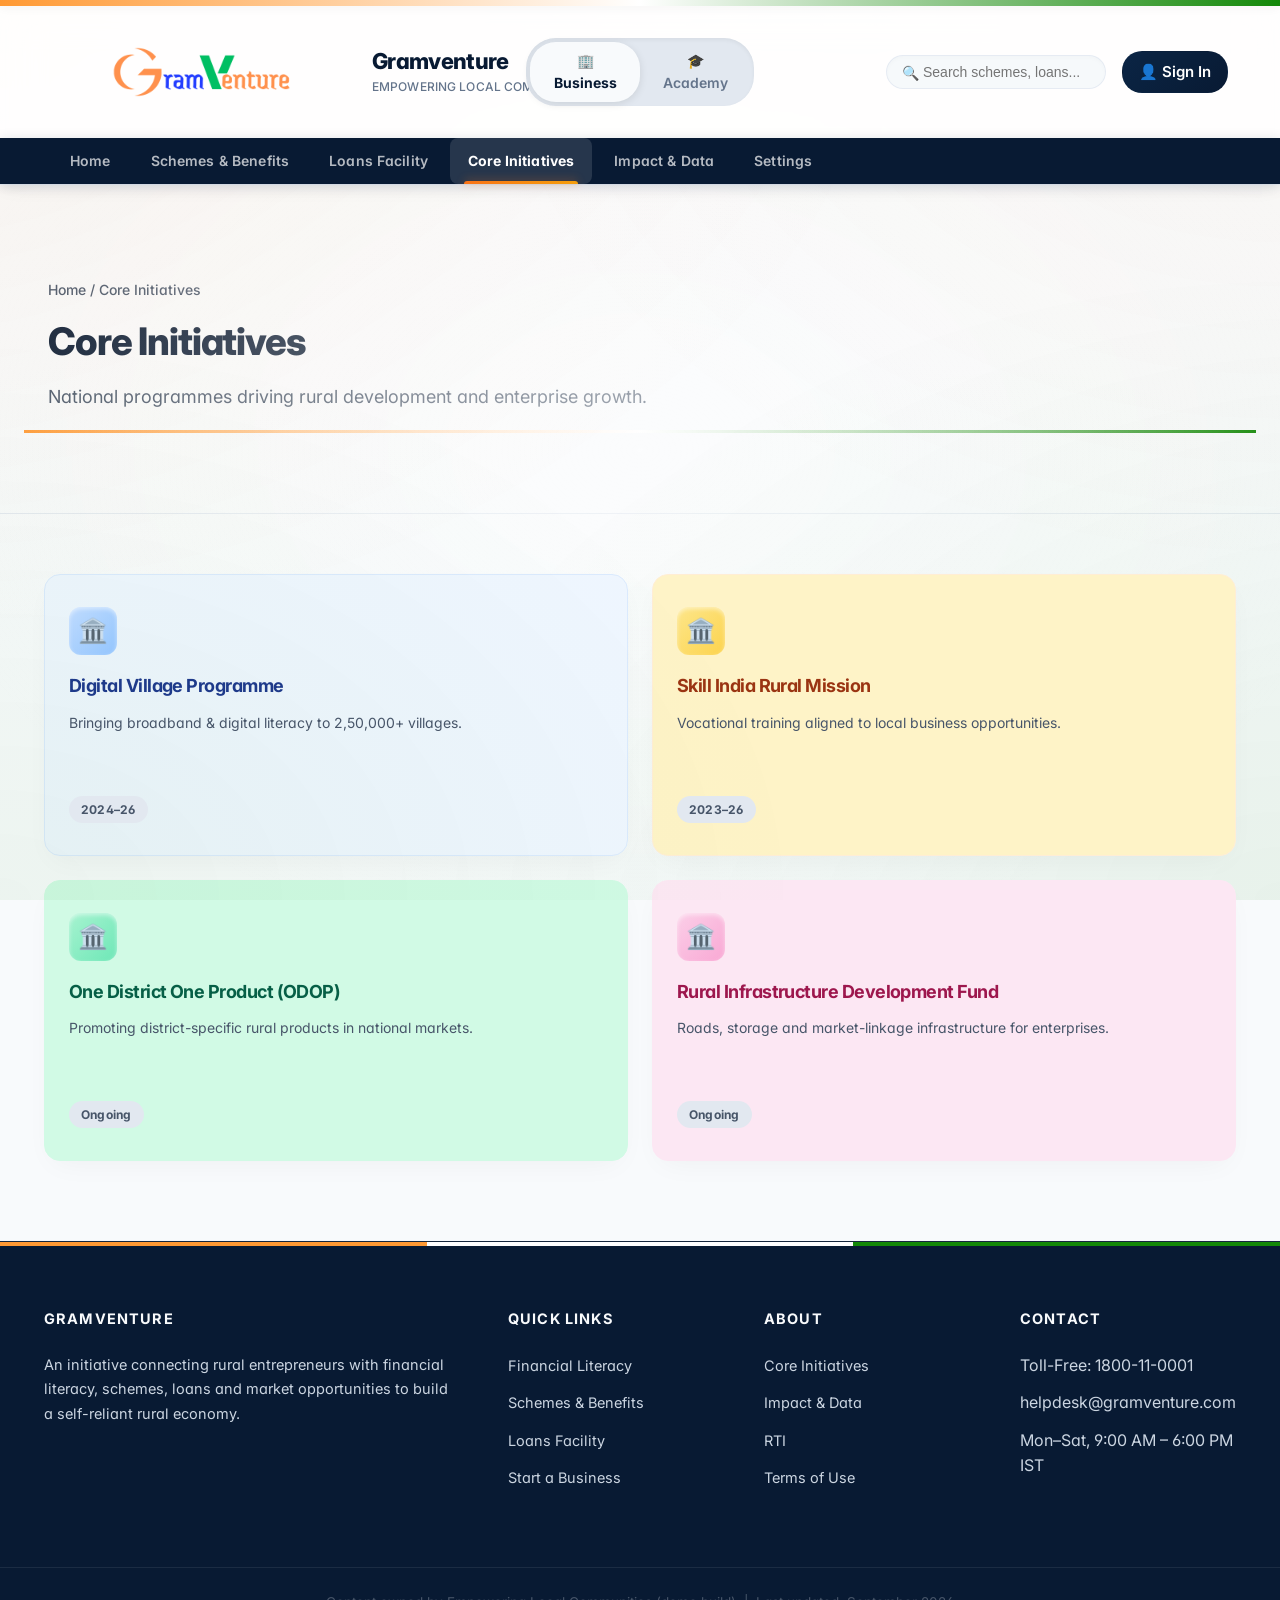
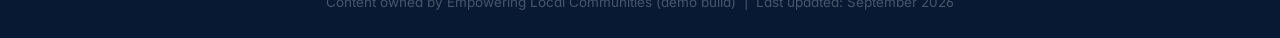
<file: government-initiatives.html>
<!DOCTYPE html>
<html lang="en">
<head>
<meta charset="UTF-8">
<meta name="viewport" content="width=device-width, initial-scale=1.0">
<title>Core Initiatives | Gramventure</title>
<meta name="description" content="National initiatives supporting rural business and development.">
<link rel="icon" href="assets/img/gramventure_logo_new.png">
<link rel="stylesheet" href="assets/css/style.css">
<style>.card-grid{grid-template-columns:repeat(2,1fr) !important;}@media(max-width:700px){.card-grid{grid-template-columns:1fr !important;}}</style>
  <meta name="view-transition" content="same-origin">
</head>
<body>

<a class="skip-link" href="#main">Skip to Main Content</a>

<header class="site-header gov-header">
  <!-- Main Tier -->
  <div class="main-tier-row">
    <a class="brand" href="index.html" style="text-decoration:none; display:flex; align-items:center;">
      <img src="assets/img/gramventure_logo_new.png" alt="Gramventure Logo" class="brand-logo">
      <div class="brand-text">
        <h1 style="font-size: 22px; margin:0; color:var(--navy-dark); font-weight:800; letter-spacing:-0.03em;">Gramventure</h1>
        <p class="gov-subtitle" style="margin:2px 0 0; font-size:12px; color:var(--grey-500); font-weight:500;">Empowering Local Communities</p>
      </div>
    </a>
    
        <div class="app-switcher" id="mainSwitcher">
      <div class="switcher-bg"></div>
      <a href="index.html" class="switch-btn active">🏢 Business</a>
      <a href="financial-literacy.html" class="switch-btn">🎓 Academy</a>
    </div>

    <div class="header-actions">
      <form class="glass-search-form" role="search" onsubmit="return false;">
        <button type="submit" aria-label="Search">🔍</button>
        <input id="siteSearch" type="text" placeholder="Search schemes, loans...">
      </form>
      <a id="loginBtn" href="login.html" class="btn btn-primary" style="padding: 8px 16px; border-radius: 20px;">👤 Sign In</a>
    </div>
  </div>

  <!-- Primary Navigation Tier -->
  <nav class="primary-nav-tier" aria-label="Primary">
    <ul>
      <li><a class="" href="index.html">Home</a></li>
      <li><a class="" href="schemes-benefits.html">Schemes & Benefits</a></li>
      <li><a class="" href="loans-facility.html">Loans Facility</a></li>
      <li><a class="active" href="government-initiatives.html">Core Initiatives</a></li>
      <li><a class="" href="impact-data.html">Impact & Data</a></li>
      <li><a class="" href="settings.html">Settings</a></li>
    </ul>
  </nav>
</header>
<main id="main">

<section class="page-hero">
  <div class="container">
    <p class="breadcrumb">Home / Core Initiatives</p>
    <h2>Core Initiatives</h2>
    <p class="lead">National programmes driving rural development and enterprise growth.</p>
  </div>
</section>
<div class="page-body">
  <div class="card-grid" style="padding:0;" id="initiativeGrid"></div>
</div>

</main>

<footer class="site-footer">
  <div class="footer-grid">
    <div>
      <h4>Gramventure</h4>
      <p>An initiative connecting rural entrepreneurs with financial literacy, schemes, loans and market opportunities to build a self-reliant rural economy.</p>
    </div>
    <div>
      <h4>Quick Links</h4>
      <ul>
        <li><a href="financial-literacy.html">Financial Literacy</a></li>
        <li><a href="schemes-benefits.html">Schemes &amp; Benefits</a></li>
        <li><a href="loans-facility.html">Loans Facility</a></li>
        <li><a href="start-business.html">Start a Business</a></li>
      </ul>
    </div>
    <div>
      <h4>About</h4>
      <ul>
        <li><a href="government-initiatives.html">Core Initiatives</a></li>
        <li><a href="impact-data.html">Impact &amp; Data</a></li>
        <li><a href="#">RTI</a></li>
        <li><a href="#">Terms of Use</a></li>
      </ul>
    </div>
    <div>
      <h4>Contact</h4>
      <ul>
        <li>Toll-Free: 1800-11-0001</li>
        <li>helpdesk@gramventure.com</li>
        <li>Mon–Sat, 9:00 AM – 6:00 PM IST</li>
      </ul>
    </div>
  </div>
  <div class="footer-bottom">
    Content owned by Empowering Local Communities (demo build) &nbsp;|&nbsp; Last updated: September 2026
  </div>
</footer>
<script src="assets/js/data.js"></script>
<script src="assets/js/i18n.js"></script>
<script src="assets/js/main.js"></script>

<script>
document.addEventListener("DOMContentLoaded", ()=>{
  const palettes = ["card-blue","card-amber","card-green","card-pink"];
  document.getElementById("initiativeGrid").innerHTML = REI_DATA.initiatives.map((it,i)=>`
    <div class="info-card ${palettes[i%palettes.length]}" style="grid-column:span 1;">
      <div class="icon-wrap" aria-hidden="true">🏛️</div>
      <h3>${it.title}</h3>
      <p>${it.desc}</p>
      <span class="badge badge-grey">${it.year}</span>
    </div>
  `).join("");
});
</script>

<script src="assets/js/animate-stats.js"></script>

<script>
  document.addEventListener('DOMContentLoaded', () => {
    const switcher = document.getElementById('mainSwitcher');
    if (!switcher) return;
    const bg = switcher.querySelector('.switcher-bg');
    const btns = switcher.querySelectorAll('.switch-btn');
    
    btns.forEach((btn, index) => {
      btn.addEventListener('click', (e) => {
        // If it's already active, do nothing
        if (btn.style.color === 'rgb(15, 23, 42)' || btn.style.color === 'rgb(109, 40, 217)' || btn.style.fontWeight === '700') {
           // We are already on this page
        } else {
           e.preventDefault();
           const targetUrl = btn.href;
           
           // Slide the background
           bg.style.transform = index === 0 ? 'translateX(0)' : 'translateX(94px)';
           
           // Update colors immediately for feel
           btns[0].style.color = index === 0 ? '#0f172a' : '#64748b';
           btns[0].style.fontWeight = index === 0 ? '700' : '600';
           
           btns[1].style.color = index === 1 ? '#6d28d9' : '#64748b';
           btns[1].style.fontWeight = index === 1 ? '700' : '600';

           // Wait for slide animation (300ms) then navigate
           setTimeout(() => {
             window.location.href = targetUrl;
           }, 300);
        }
      });
    });
  });
</script>

</body>
</html>
</file>
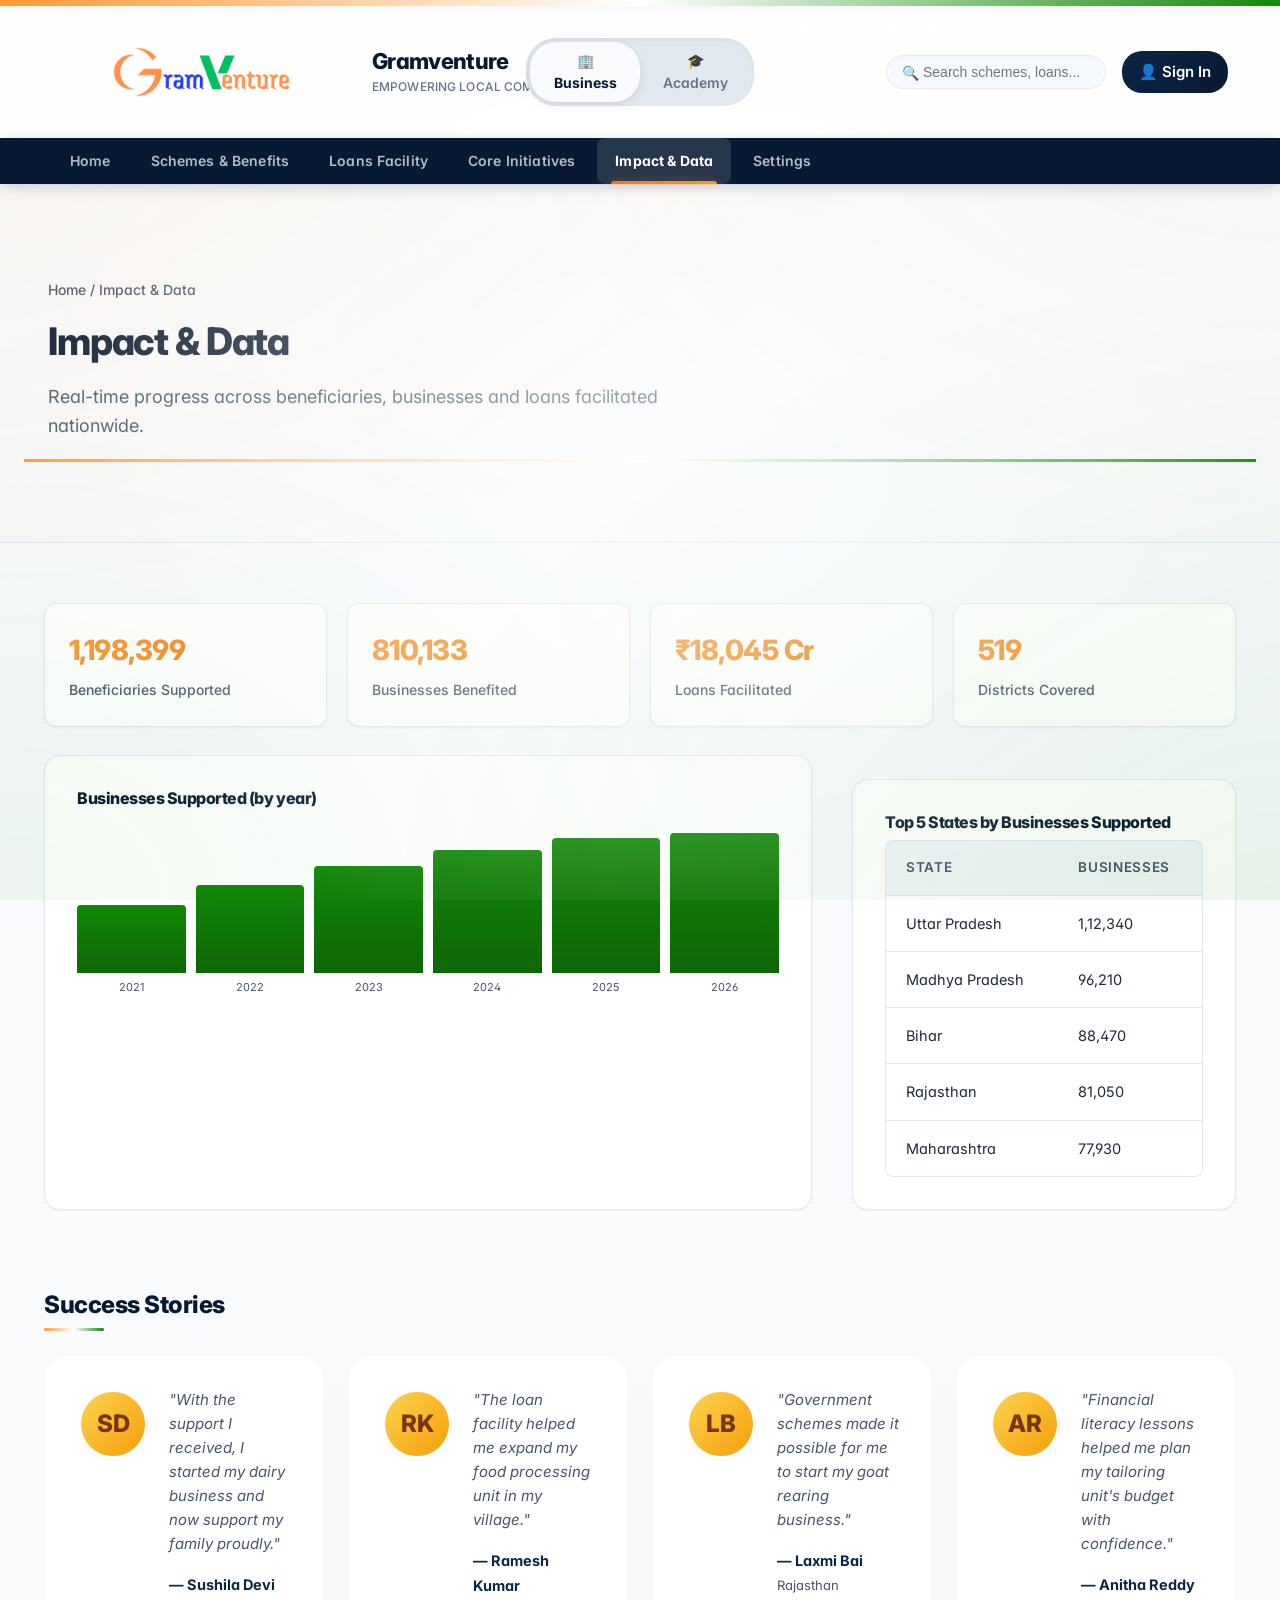
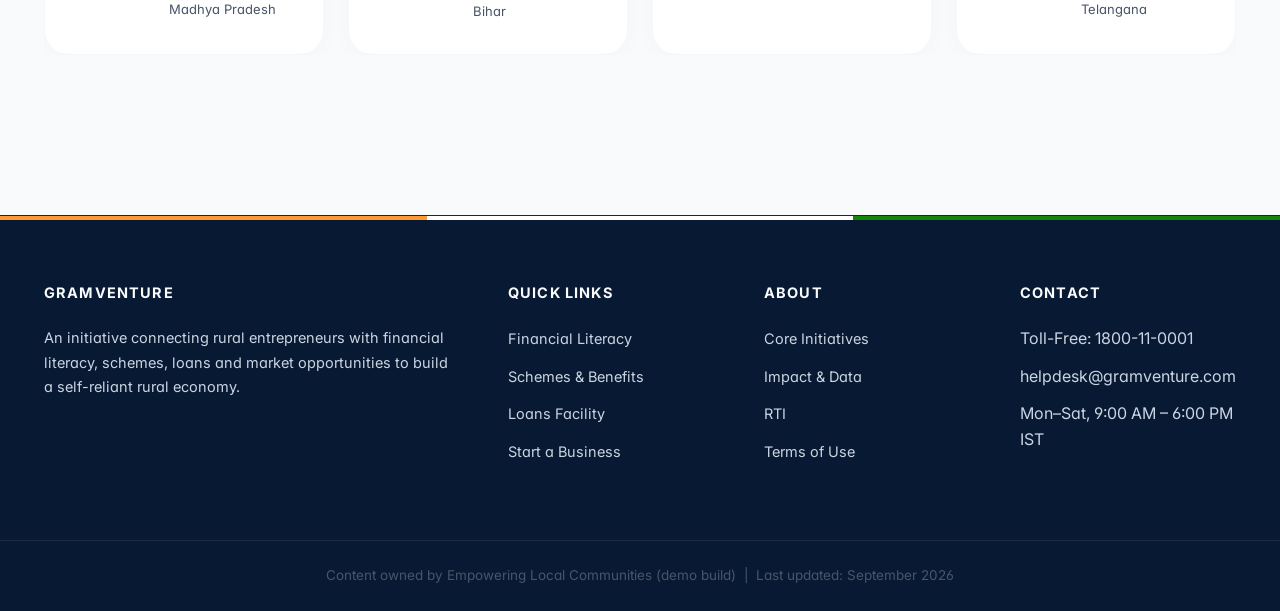
<file: impact-data.html>
<!DOCTYPE html>
<html lang="en">
<head>
<meta charset="UTF-8">
<meta name="viewport" content="width=device-width, initial-scale=1.0">
<title>Impact & Data | Gramventure</title>
<meta name="description" content="Real-time progress, beneficiaries and success stories across India.">
<link rel="icon" href="assets/img/gramventure_logo_new.png">
<link rel="stylesheet" href="assets/css/style.css">

  <meta name="view-transition" content="same-origin">
</head>
<body>

<a class="skip-link" href="#main">Skip to Main Content</a>

<header class="site-header gov-header">
  <!-- Main Tier -->
  <div class="main-tier-row">
    <a class="brand" href="index.html" style="text-decoration:none; display:flex; align-items:center;">
      <img src="assets/img/gramventure_logo_new.png" alt="Gramventure Logo" class="brand-logo">
      <div class="brand-text">
        <h1 style="font-size: 22px; margin:0; color:var(--navy-dark); font-weight:800; letter-spacing:-0.03em;">Gramventure</h1>
        <p class="gov-subtitle" style="margin:2px 0 0; font-size:12px; color:var(--grey-500); font-weight:500;">Empowering Local Communities</p>
      </div>
    </a>
    
        <div class="app-switcher" id="mainSwitcher">
      <div class="switcher-bg"></div>
      <a href="index.html" class="switch-btn active">🏢 Business</a>
      <a href="financial-literacy.html" class="switch-btn">🎓 Academy</a>
    </div>

    <div class="header-actions">
      <form class="glass-search-form" role="search" onsubmit="return false;">
        <button type="submit" aria-label="Search">🔍</button>
        <input id="siteSearch" type="text" placeholder="Search schemes, loans...">
      </form>
      <a id="loginBtn" href="login.html" class="btn btn-primary" style="padding: 8px 16px; border-radius: 20px;">👤 Sign In</a>
    </div>
  </div>

  <!-- Primary Navigation Tier -->
  <nav class="primary-nav-tier" aria-label="Primary">
    <ul>
      <li><a class="" href="index.html">Home</a></li>
      <li><a class="" href="schemes-benefits.html">Schemes & Benefits</a></li>
      <li><a class="" href="loans-facility.html">Loans Facility</a></li>
      <li><a class="" href="government-initiatives.html">Core Initiatives</a></li>
      <li><a class="active" href="impact-data.html">Impact & Data</a></li>
      <li><a class="" href="settings.html">Settings</a></li>
    </ul>
  </nav>
</header>
<main id="main">

<section class="page-hero">
  <div class="container">
    <p class="breadcrumb">Home / Impact &amp; Data</p>
    <h2>Impact &amp; Data</h2>
    <p class="lead">Real-time progress across beneficiaries, businesses and loans facilitated nationwide.</p>
  </div>
</section>
<div class="page-body">
  <div class="kpi-row" id="impactKpis"></div>
  <div class="two-col">
    <div class="card">
      <h4 style="margin-top:0;">Businesses Supported (by year)</h4>
      <div id="barChart" style="display:flex;align-items:flex-end;gap:10px;height:180px;padding-top:10px;"></div>
    </div>
    <div class="card">
      <h4 style="margin-top:0;">Top 5 States by Businesses Supported</h4>
      <table id="stateTable"></table>
    </div>
  </div>
  <div class="stories-section" style="padding-left:0;padding-right:0;">
    <h3 class="section-title">Success Stories</h3>
    <div class="stories-row" id="storiesRowFull" style="flex-wrap:wrap;"></div>
  </div>
</div>

</main>

<footer class="site-footer">
  <div class="footer-grid">
    <div>
      <h4>Gramventure</h4>
      <p>An initiative connecting rural entrepreneurs with financial literacy, schemes, loans and market opportunities to build a self-reliant rural economy.</p>
    </div>
    <div>
      <h4>Quick Links</h4>
      <ul>
        <li><a href="financial-literacy.html">Financial Literacy</a></li>
        <li><a href="schemes-benefits.html">Schemes &amp; Benefits</a></li>
        <li><a href="loans-facility.html">Loans Facility</a></li>
        <li><a href="start-business.html">Start a Business</a></li>
      </ul>
    </div>
    <div>
      <h4>About</h4>
      <ul>
        <li><a href="government-initiatives.html">Core Initiatives</a></li>
        <li><a href="impact-data.html">Impact &amp; Data</a></li>
        <li><a href="#">RTI</a></li>
        <li><a href="#">Terms of Use</a></li>
      </ul>
    </div>
    <div>
      <h4>Contact</h4>
      <ul>
        <li>Toll-Free: 1800-11-0001</li>
        <li>helpdesk@gramventure.com</li>
        <li>Mon–Sat, 9:00 AM – 6:00 PM IST</li>
      </ul>
    </div>
  </div>
  <div class="footer-bottom">
    Content owned by Empowering Local Communities (demo build) &nbsp;|&nbsp; Last updated: September 2026
  </div>
</footer>
<script src="assets/js/data.js"></script>
<script src="assets/js/i18n.js"></script>
<script src="assets/js/main.js"></script>

<script>
document.addEventListener("DOMContentLoaded", ()=>{
  const s = REI_DATA.stats;
  document.getElementById("impactKpis").innerHTML = `
    <div class="kpi"><b>${s.beneficiaries}</b><span>Beneficiaries Supported</span></div>
    <div class="kpi"><b>${s.businesses}</b><span>Businesses Benefited</span></div>
    <div class="kpi"><b>${s.loans}</b><span>Loans Facilitated</span></div>
    <div class="kpi"><b>${s.districts}</b><span>Districts Covered</span></div>
  `;
  const yearly = REI_DATA.impact.yearly;
  const max = Math.max(...yearly.map(y=>y.businesses));
  document.getElementById("barChart").innerHTML = yearly.map(y=>`
    <div style="flex:1;text-align:center;">
      <div style="background:linear-gradient(180deg,#128807,#0d6605);border-radius:4px 4px 0 0;height:${Math.round((y.businesses/max)*140)}px;"></div>
      <div style="font-size:11px;color:var(--grey-700);margin-top:6px;">${y.year}</div>
    </div>
  `).join("");
  document.getElementById("stateTable").innerHTML = `<tr><th>State</th><th>Businesses</th></tr>` +
    REI_DATA.impact.topStates.map(st=>`<tr><td>${st.state}</td><td>${st.businesses}</td></tr>`).join("");
  document.getElementById("storiesRowFull").innerHTML = REI_DATA.stories.map(st => `
    <div class="story-card" style="flex:1 1 260px;">
      <div class="story-avatar">${st.initials}</div>
      <div><p>"${st.quote}"</p><strong>— ${st.name}</strong><em>${st.place}</em></div>
    </div>
  `).join("");
});
</script>

<script src="assets/js/animate-stats.js"></script>

<script>
  document.addEventListener('DOMContentLoaded', () => {
    const switcher = document.getElementById('mainSwitcher');
    if (!switcher) return;
    const bg = switcher.querySelector('.switcher-bg');
    const btns = switcher.querySelectorAll('.switch-btn');
    
    btns.forEach((btn, index) => {
      btn.addEventListener('click', (e) => {
        // If it's already active, do nothing
        if (btn.style.color === 'rgb(15, 23, 42)' || btn.style.color === 'rgb(109, 40, 217)' || btn.style.fontWeight === '700') {
           // We are already on this page
        } else {
           e.preventDefault();
           const targetUrl = btn.href;
           
           // Slide the background
           bg.style.transform = index === 0 ? 'translateX(0)' : 'translateX(94px)';
           
           // Update colors immediately for feel
           btns[0].style.color = index === 0 ? '#0f172a' : '#64748b';
           btns[0].style.fontWeight = index === 0 ? '700' : '600';
           
           btns[1].style.color = index === 1 ? '#6d28d9' : '#64748b';
           btns[1].style.fontWeight = index === 1 ? '700' : '600';

           // Wait for slide animation (300ms) then navigate
           setTimeout(() => {
             window.location.href = targetUrl;
           }, 300);
        }
      });
    });
  });
</script>

</body>
</html>
</file>
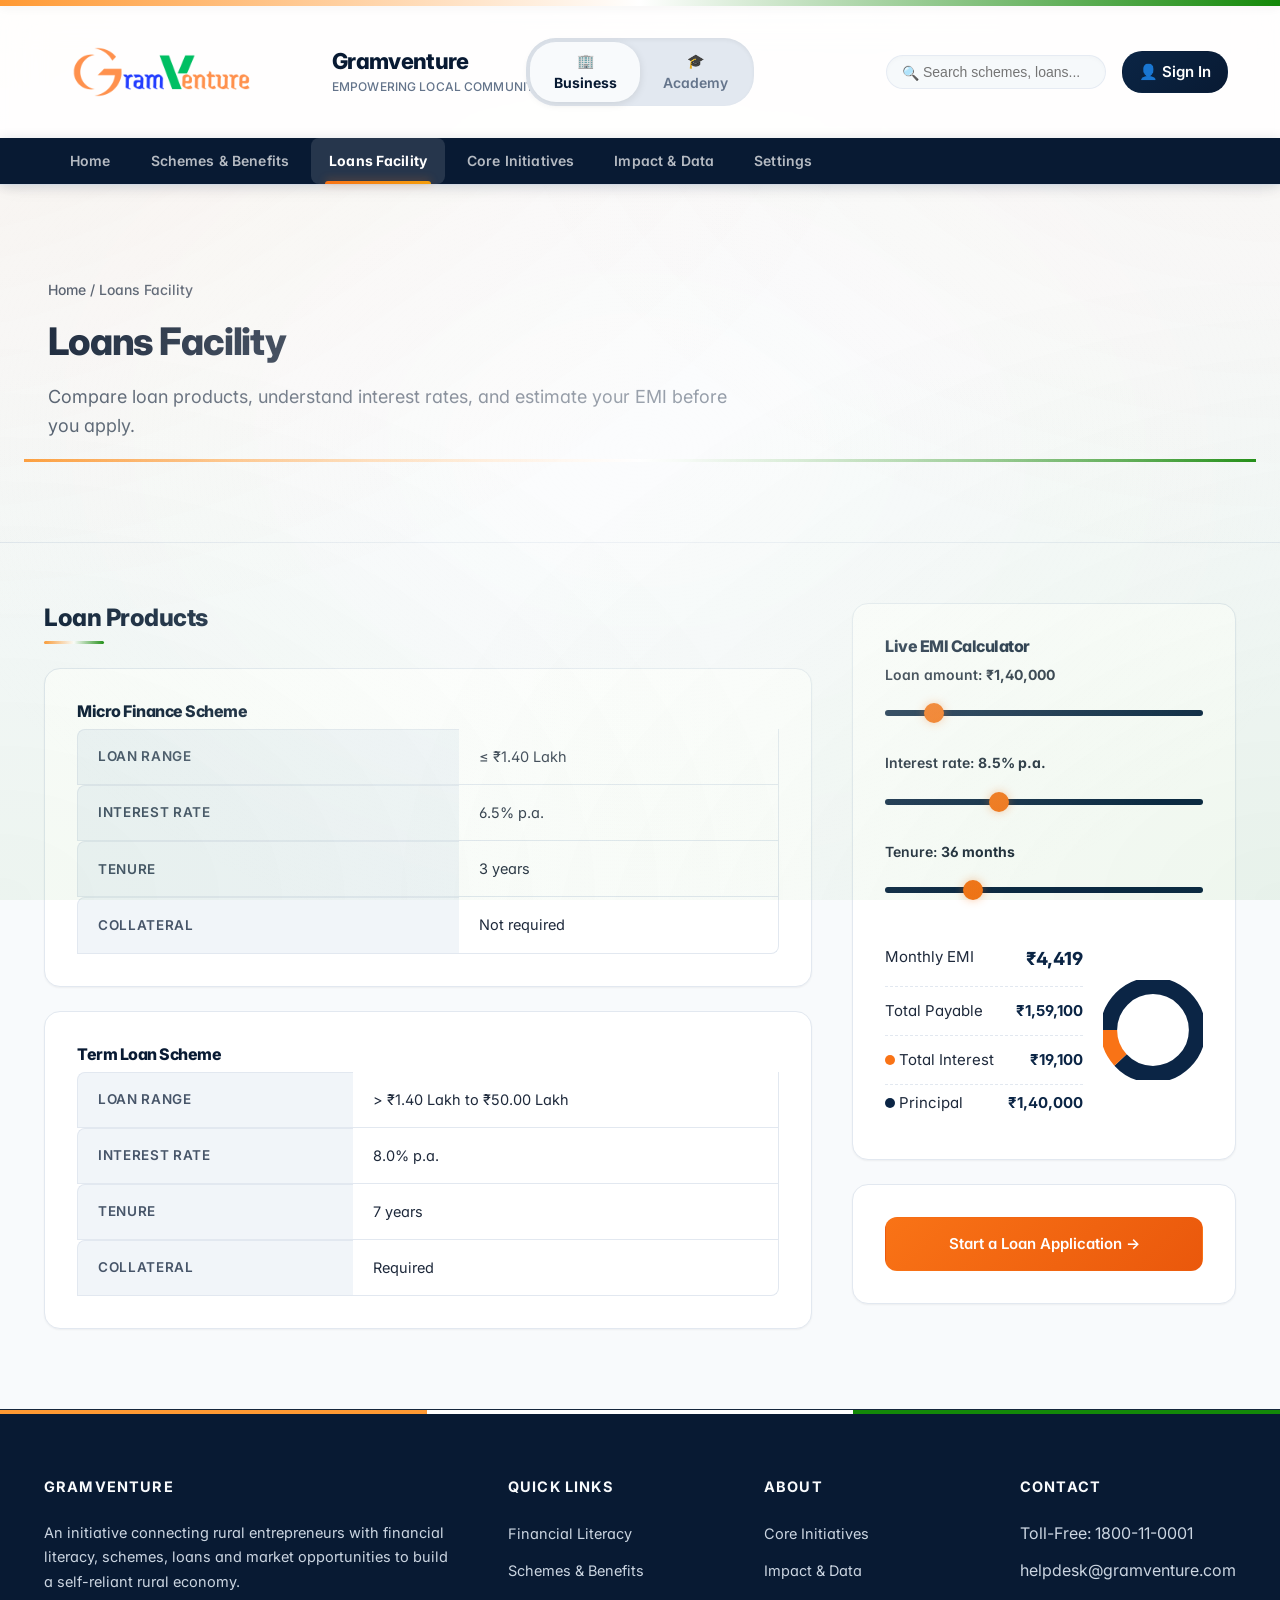
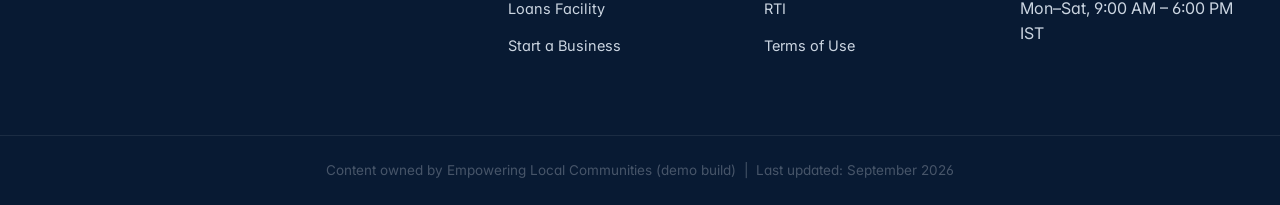
<file: loans-facility.html>
<!DOCTYPE html>
<html lang="en">
<head>
<meta charset="UTF-8">
<meta name="viewport" content="width=device-width, initial-scale=1.0">
<title>Loans Facility | Gramventure</title>
<meta name="description" content="Compare loan products and calculate EMI for your rural business.">
<link rel="icon" href="assets/img/gramventure_logo_new.png">
<link rel="stylesheet" href="assets/css/style.css">

  <meta name="view-transition" content="same-origin">
</head>
<body>

<a class="skip-link" href="#main">Skip to Main Content</a>

<header class="site-header gov-header">
  <!-- Main Tier -->
  <div class="main-tier-row">
    <a class="brand" href="index.html" style="text-decoration:none; display:flex; align-items:center;">
      <img src="assets/img/gramventure_logo_new.png" alt="Gramventure Logo" class="brand-logo" style="height: 100px !important; width: auto; object-fit: contain; margin-left: -40px;">
      <div class="brand-text">
        <h1 style="font-size: 22px; margin:0; color:var(--navy-dark); font-weight:800; letter-spacing:-0.03em;">Gramventure</h1>
        <p class="gov-subtitle" style="margin:2px 0 0; font-size:12px; color:var(--grey-500); font-weight:500;">Empowering Local Communities</p>
      </div>
    </a>
    
        <div class="app-switcher" id="mainSwitcher">
      <div class="switcher-bg"></div>
      <a href="index.html" class="switch-btn active">🏢 Business</a>
      <a href="financial-literacy.html" class="switch-btn">🎓 Academy</a>
    </div>

    <div class="header-actions">
      <form class="glass-search-form" role="search" onsubmit="return false;">
        <button type="submit" aria-label="Search">🔍</button>
        <input id="siteSearch" type="text" placeholder="Search schemes, loans...">
      </form>
      <a id="loginBtn" href="login.html" class="btn btn-primary" style="padding: 8px 16px; border-radius: 20px;">👤 Sign In</a>
    </div>
  </div>

  <!-- Primary Navigation Tier -->
  <nav class="primary-nav-tier" aria-label="Primary">
    <ul>
      <li><a class="" href="index.html">Home</a></li>
      <li><a class="" href="schemes-benefits.html">Schemes & Benefits</a></li>
      <li><a class="active" href="loans-facility.html">Loans Facility</a></li>
      <li><a class="" href="government-initiatives.html">Core Initiatives</a></li>
      <li><a class="" href="impact-data.html">Impact & Data</a></li>
      <li><a class="" href="settings.html">Settings</a></li>
    </ul>
  </nav>
</header>
<main id="main">

<section class="page-hero">
  <div class="container">
    <p class="breadcrumb">Home / Loans Facility</p>
    <h2>Loans Facility</h2>
    <p class="lead">Compare loan products, understand interest rates, and estimate your EMI before you apply.</p>
  </div>
</section>
<div class="page-body">
  <div class="two-col">
    <div>
      <h3 class="section-title">Loan Products</h3>
      <div id="loanList"></div>
    </div>
    <div>
      <div class="card">
        <h4 style="margin-top:0;">Live EMI Calculator</h4>
        <div class="form-row">
          <label for="loanAmt">Loan amount: <strong id="amtVal">₹1,40,000</strong></label>
          <input type="range" id="loanAmt" min="10000" max="1000000" step="10000" value="140000">
        </div>
        <div class="form-row">
          <label for="loanRate">Interest rate: <strong id="rateVal">8.5% p.a.</strong></label>
          <input type="range" id="loanRate" min="5.0" max="15.0" step="0.1" value="8.5">
        </div>
        <div class="form-row">
          <label for="loanTenure">Tenure: <strong id="tenureVal">36 months</strong></label>
          <input type="range" id="loanTenure" min="6" max="120" step="6" value="36">
        </div>
        <div id="emiResult" style="margin-top:24px; display:flex; gap:20px; align-items:center;"></div>
      </div>
      <div class="card">
        <a class="btn btn-saffron btn-block" href="start-business.html">Start a Loan Application →</a>
      </div>
    </div>
  </div>
</div>

</main>

<footer class="site-footer">
  <div class="footer-grid">
    <div>
      <h4>Gramventure</h4>
      <p>An initiative connecting rural entrepreneurs with financial literacy, schemes, loans and market opportunities to build a self-reliant rural economy.</p>
    </div>
    <div>
      <h4>Quick Links</h4>
      <ul>
        <li><a href="financial-literacy.html">Financial Literacy</a></li>
        <li><a href="schemes-benefits.html">Schemes &amp; Benefits</a></li>
        <li><a href="loans-facility.html">Loans Facility</a></li>
        <li><a href="start-business.html">Start a Business</a></li>
      </ul>
    </div>
    <div>
      <h4>About</h4>
      <ul>
        <li><a href="government-initiatives.html">Core Initiatives</a></li>
        <li><a href="impact-data.html">Impact &amp; Data</a></li>
        <li><a href="#">RTI</a></li>
        <li><a href="#">Terms of Use</a></li>
      </ul>
    </div>
    <div>
      <h4>Contact</h4>
      <ul>
        <li>Toll-Free: 1800-11-0001</li>
        <li>helpdesk@gramventure.com</li>
        <li>Mon–Sat, 9:00 AM – 6:00 PM IST</li>
      </ul>
    </div>
  </div>
  <div class="footer-bottom">
    Content owned by Empowering Local Communities (demo build) &nbsp;|&nbsp; Last updated: September 2026
  </div>
</footer>
<script src="assets/js/data.js"></script>
<script src="assets/js/i18n.js"></script>
<script src="assets/js/main.js"></script>

<script>
document.addEventListener("DOMContentLoaded", ()=>{
  document.getElementById("loanList").innerHTML = REI_DATA.loanProducts.map(l=>`
    <div class="card">
      <h4 style="margin:0 0 8px;">${l.name}</h4>
      <table>
        <tr><th>Loan Range</th><td>${l.range}</td></tr>
        <tr><th>Interest Rate</th><td>${l.rate}</td></tr>
        <tr><th>Tenure</th><td>${l.tenure}</td></tr>
        <tr><th>Collateral</th><td>${l.collateral}</td></tr>
      </table>
    </div>
  `).join("");

  const amtInput = document.getElementById("loanAmt");
  const rateInput = document.getElementById("loanRate");
  const tenureInput = document.getElementById("loanTenure");
  const amtVal = document.getElementById("amtVal");
  const rateVal = document.getElementById("rateVal");
  const tenureVal = document.getElementById("tenureVal");

  function calc(){
    const p = parseFloat(amtInput.value)||0;
    const r = parseFloat(rateInput.value)||0;
    const n = parseInt(tenureInput.value)||1;
    
    amtVal.textContent = reiFormatINR(p);
    rateVal.textContent = r.toFixed(1) + "% p.a.";
    tenureVal.textContent = n + " months";

    const emi = reiEMI(p,r,n);
    const total = emi*n;
    const interest = total-p;
    
    const principalPct = total > 0 ? (p / total) * 100 : 100;
    const interestPct = total > 0 ? (interest / total) * 100 : 0;

    const res = document.getElementById("emiResult");
    
    res.innerHTML = `
      <div style="flex:1;">
        <div class="summary-row"><span>Monthly EMI</span><span class="flash-text" style="font-size:18px; font-weight:800; color:var(--navy);">${reiFormatINR(Math.round(emi))}</span></div>
        <div class="summary-row"><span>Total Payable</span><span class="flash-text">${reiFormatINR(Math.round(total))}</span></div>
        <div class="summary-row"><span style="display:flex;align-items:center;gap:4px;"><span style="display:inline-block;width:10px;height:10px;border-radius:50%;background:var(--saffron);"></span> Total Interest</span><span class="flash-text">${reiFormatINR(Math.round(interest))}</span></div>
        <div class="summary-row" style="margin-top:-6px;"><span style="display:flex;align-items:center;gap:4px;"><span style="display:inline-block;width:10px;height:10px;border-radius:50%;background:var(--navy);"></span> Principal</span><span class="flash-text">${reiFormatINR(Math.round(p))}</span></div>
      </div>
      <div style="width: 100px; height: 100px; flex-shrink:0;">
        <svg viewBox="0 0 36 36" style="width: 100%; height: 100%; transform: rotate(-90deg);">
          <path d="M18 2.0845 a 15.9155 15.9155 0 0 1 0 31.831 a 15.9155 15.9155 0 0 1 0 -31.831" fill="none" stroke="var(--navy)" stroke-width="6" stroke-dasharray="${principalPct}, 100" style="transition: stroke-dasharray 0.3s ease;" />
          <path d="M18 2.0845 a 15.9155 15.9155 0 0 1 0 31.831 a 15.9155 15.9155 0 0 1 0 -31.831" fill="none" stroke="var(--saffron)" stroke-width="6" stroke-dasharray="${interestPct}, 100" stroke-dashoffset="-${principalPct}" style="transition: stroke-dasharray 0.3s ease, stroke-dashoffset 0.3s ease;" />
        </svg>
      </div>
    `;

    const els = res.querySelectorAll('.flash-text');
    els.forEach(el => {
      el.style.animation = 'none';
      void el.offsetHeight; // trigger reflow
      el.style.animation = null; 
    });
  }
  amtInput.addEventListener("input", calc);
  rateInput.addEventListener("input", calc);
  tenureInput.addEventListener("input", calc);
  
  calc();
});
</script>

<script src="assets/js/animate-stats.js"></script>

<script>
  document.addEventListener('DOMContentLoaded', () => {
    const switcher = document.getElementById('mainSwitcher');
    if (!switcher) return;
    const bg = switcher.querySelector('.switcher-bg');
    const btns = switcher.querySelectorAll('.switch-btn');
    
    btns.forEach((btn, index) => {
      btn.addEventListener('click', (e) => {
        // If it's already active, do nothing
        if (btn.style.color === 'rgb(15, 23, 42)' || btn.style.color === 'rgb(109, 40, 217)' || btn.style.fontWeight === '700') {
           // We are already on this page
        } else {
           e.preventDefault();
           const targetUrl = btn.href;
           
           // Slide the background
           bg.style.transform = index === 0 ? 'translateX(0)' : 'translateX(94px)';
           
           // Update colors immediately for feel
           btns[0].style.color = index === 0 ? '#0f172a' : '#64748b';
           btns[0].style.fontWeight = index === 0 ? '700' : '600';
           
           btns[1].style.color = index === 1 ? '#6d28d9' : '#64748b';
           btns[1].style.fontWeight = index === 1 ? '700' : '600';

           // Wait for slide animation (300ms) then navigate
           setTimeout(() => {
             window.location.href = targetUrl;
           }, 300);
        }
      });
    });
  });
</script>

</body>
</html>
</file>
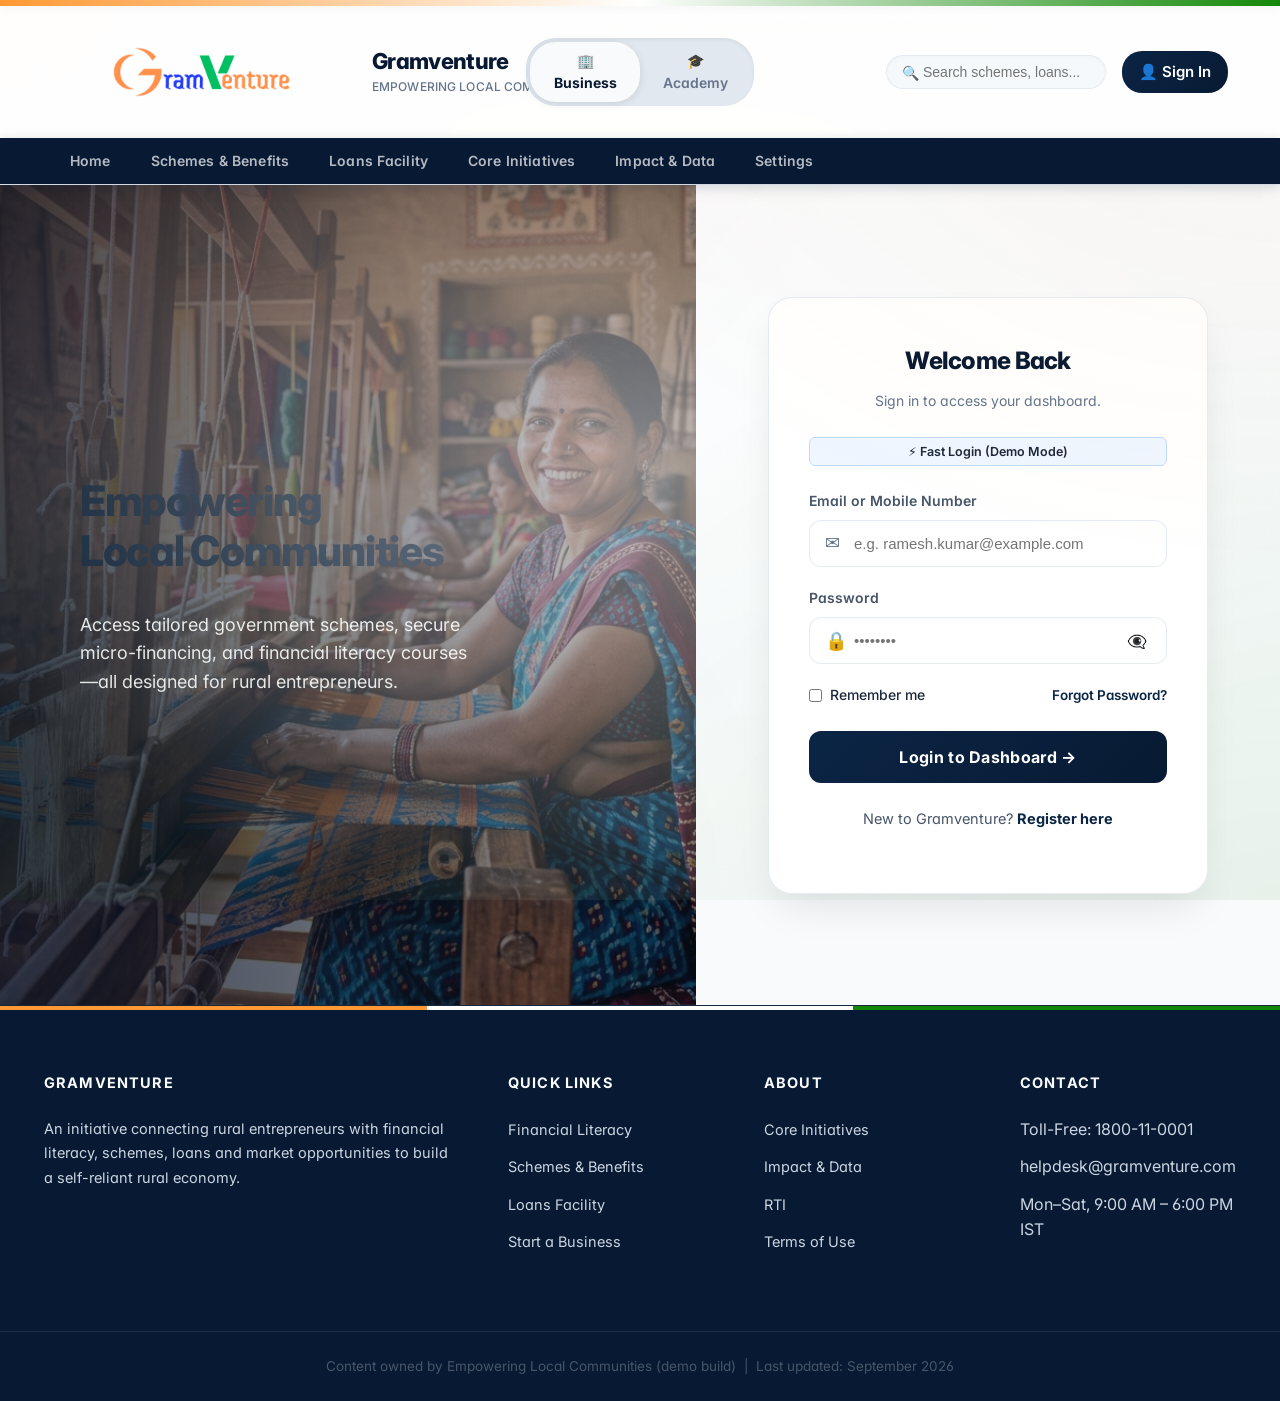
<file: login.html>
<!DOCTYPE html>
<html lang="en">
<head>
<meta charset="UTF-8">
<meta name="viewport" content="width=device-width, initial-scale=1.0">
<title>Login | Gramventure</title>
<meta name="description" content="Login to your Gramventure account.">
<link rel="icon" href="assets/img/gramventure_logo_new.png">
<link rel="stylesheet" href="assets/css/style.css">

  <meta name="view-transition" content="same-origin">
</head>
<body>

<a class="skip-link" href="#main">Skip to Main Content</a>

<header class="site-header gov-header">
  <!-- Main Tier -->
  <div class="main-tier-row">
    <a class="brand" href="index.html" style="text-decoration:none; display:flex; align-items:center;">
      <img src="assets/img/gramventure_logo_new.png" alt="Gramventure Logo" class="brand-logo">
      <div class="brand-text">
        <h1 style="font-size: 22px; margin:0; color:var(--navy-dark); font-weight:800; letter-spacing:-0.03em;">Gramventure</h1>
        <p class="gov-subtitle" style="margin:2px 0 0; font-size:12px; color:var(--grey-500); font-weight:500;">Empowering Local Communities</p>
      </div>
    </a>
    
        <div class="app-switcher" id="mainSwitcher">
      <div class="switcher-bg"></div>
      <a href="index.html" class="switch-btn active">🏢 Business</a>
      <a href="financial-literacy.html" class="switch-btn">🎓 Academy</a>
    </div>

    <div class="header-actions">
      <form class="glass-search-form" role="search" onsubmit="return false;">
        <button type="submit" aria-label="Search">🔍</button>
        <input id="siteSearch" type="text" placeholder="Search schemes, loans...">
      </form>
      <a id="loginBtn" href="login.html" class="btn btn-primary" style="padding: 8px 16px; border-radius: 20px;">👤 Sign In</a>
    </div>
  </div>

  <!-- Primary Navigation Tier -->
  <nav class="primary-nav-tier" aria-label="Primary">
    <ul>
      <li><a class="" href="index.html">Home</a></li>
      <li><a class="" href="schemes-benefits.html">Schemes & Benefits</a></li>
      <li><a class="" href="loans-facility.html">Loans Facility</a></li>
      <li><a class="" href="government-initiatives.html">Core Initiatives</a></li>
      <li><a class="" href="impact-data.html">Impact & Data</a></li>
      <li><a class="" href="settings.html">Settings</a></li>
    </ul>
  </nav>
</header>
<main id="main" class="auth-split">
  <div class="auth-split-visual">
    <h2 style="font-size:42px; line-height:1.2; margin-bottom:16px;">Empowering<br>Local Communities</h2>
    <p style="font-size:18px; opacity:0.9; max-width:400px; line-height:1.6;">Access tailored government schemes, secure micro-financing, and financial literacy courses—all designed for rural entrepreneurs.</p>
  </div>
  
  <div class="auth-split-form">
    <div class="login-card">
      <div style="text-align: center; margin-bottom: 24px;">
        <h2 style="margin-top:0;">Welcome Back</h2>
        <p class="muted">Sign in to access your dashboard.</p>
      </div>
      
      <button class="fast-login-btn" id="fastLoginBtn" type="button">
        ⚡ Fast Login (Demo Mode)
      </button>
      
      <form id="loginForm">
        <div class="form-row">
          <label for="email" style="color: var(--grey-700);">Email or Mobile Number</label>
          <div class="input-group">
            <span class="icon">✉️</span>
            <input type="text" id="email" class="modern-input" placeholder="e.g. ramesh.kumar@example.com" required>
          </div>
        </div>
        <div class="form-row">
          <label for="password" style="color: var(--grey-700);">Password</label>
          <div class="input-group">
            <span class="icon">🔒</span>
            <input type="password" id="password" class="modern-input" placeholder="••••••••" required>
            <button type="button" class="toggle-password" onclick="const p = document.getElementById('password'); if(p.type==='password'){p.type='text'; this.textContent='👁️';}else{p.type='password'; this.textContent='👁️‍🗨️';}">👁️‍🗨️</button>
          </div>
        </div>
        <div style="display: flex; justify-content: space-between; align-items: center; margin-bottom: 24px; font-size: 13.5px;">
          <label style="display: flex; align-items: center; gap: 8px; font-weight: 500; cursor: pointer; margin-bottom: 0;">
            <input type="checkbox" style="width: auto; margin: 0; box-shadow: none;"> Remember me
          </label>
          <a href="#" style="font-weight: 600; color: var(--navy);">Forgot Password?</a>
        </div>
        <button class="btn modern-btn btn-block" type="submit">Login to Dashboard →</button>
      </form>
      <p style="text-align:center; margin-top:24px; font-size:14.5px; color: var(--grey-700);">
        New to Gramventure? <a href="register.html" style="font-weight: 700; color: var(--navy);">Register here</a>
      </p>
    </div>
  </div>
</main>

<footer class="site-footer">
  <div class="footer-grid">
    <div>
      <h4>Gramventure</h4>
      <p>An initiative connecting rural entrepreneurs with financial literacy, schemes, loans and market opportunities to build a self-reliant rural economy.</p>
    </div>
    <div>
      <h4>Quick Links</h4>
      <ul>
        <li><a href="financial-literacy.html">Financial Literacy</a></li>
        <li><a href="schemes-benefits.html">Schemes &amp; Benefits</a></li>
        <li><a href="loans-facility.html">Loans Facility</a></li>
        <li><a href="start-business.html">Start a Business</a></li>
      </ul>
    </div>
    <div>
      <h4>About</h4>
      <ul>
        <li><a href="government-initiatives.html">Core Initiatives</a></li>
        <li><a href="impact-data.html">Impact &amp; Data</a></li>
        <li><a href="#">RTI</a></li>
        <li><a href="#">Terms of Use</a></li>
      </ul>
    </div>
    <div>
      <h4>Contact</h4>
      <ul>
        <li>Toll-Free: 1800-11-0001</li>
        <li>helpdesk@gramventure.com</li>
        <li>Mon–Sat, 9:00 AM – 6:00 PM IST</li>
      </ul>
    </div>
  </div>
  <div class="footer-bottom">
    Content owned by Empowering Local Communities (demo build) &nbsp;|&nbsp; Last updated: September 2026
  </div>
</footer>
<script src="assets/js/data.js"></script>
<script src="assets/js/i18n.js"></script>
<script src="assets/js/main.js"></script>

<script>
document.getElementById('fastLoginBtn').addEventListener('click', () => {
  document.getElementById('email').value = 'demo@gramventure.in';
  document.getElementById('password').value = 'password123';
});

document.getElementById("loginForm").addEventListener("submit", function(e){
  e.preventDefault();
  const email = document.getElementById("email").value.trim();
  const namePart = email.split("@")[0].replace(/[._]/g," ").replace(/\b\w/g, c=>c.toUpperCase()) || "Rural Entrepreneur";
  let user = reiGetUser();
  if(!user){
    user = { name:namePart, email:email, phone:"", state:"", createdAt:new Date().toISOString() };
  }
  reiSetUser(user);
  window.location.href = "dashboard.html";
});
</script>

<script src="assets/js/animate-stats.js"></script>

<script>
  document.addEventListener('DOMContentLoaded', () => {
    const switcher = document.getElementById('mainSwitcher');
    if (!switcher) return;
    const bg = switcher.querySelector('.switcher-bg');
    const btns = switcher.querySelectorAll('.switch-btn');
    
    btns.forEach((btn, index) => {
      btn.addEventListener('click', (e) => {
        // If it's already active, do nothing
        if (btn.style.color === 'rgb(15, 23, 42)' || btn.style.color === 'rgb(109, 40, 217)' || btn.style.fontWeight === '700') {
           // We are already on this page
        } else {
           e.preventDefault();
           const targetUrl = btn.href;
           
           // Slide the background
           bg.style.transform = index === 0 ? 'translateX(0)' : 'translateX(94px)';
           
           // Update colors immediately for feel
           btns[0].style.color = index === 0 ? '#0f172a' : '#64748b';
           btns[0].style.fontWeight = index === 0 ? '700' : '600';
           
           btns[1].style.color = index === 1 ? '#6d28d9' : '#64748b';
           btns[1].style.fontWeight = index === 1 ? '700' : '600';

           // Wait for slide animation (300ms) then navigate
           setTimeout(() => {
             window.location.href = targetUrl;
           }, 300);
        }
      });
    });
  });
</script>

</body>
</html>
</file>
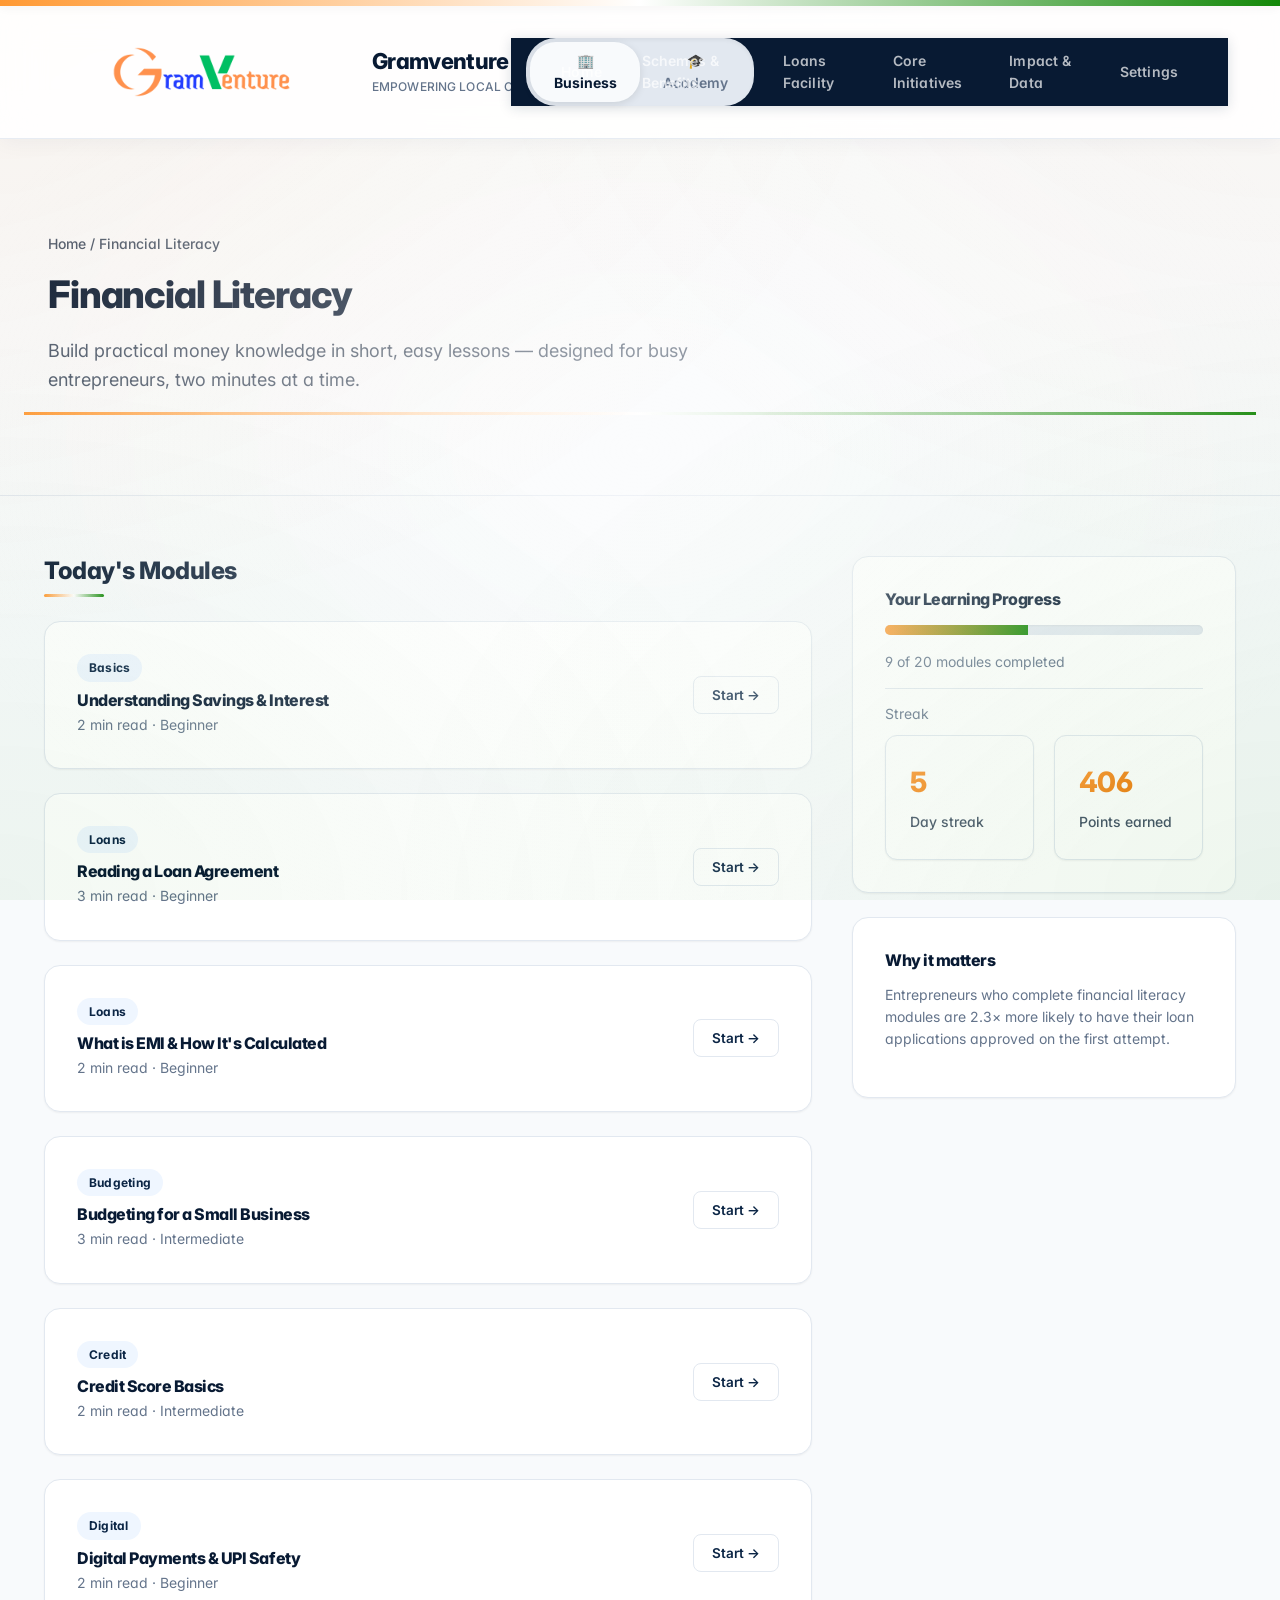
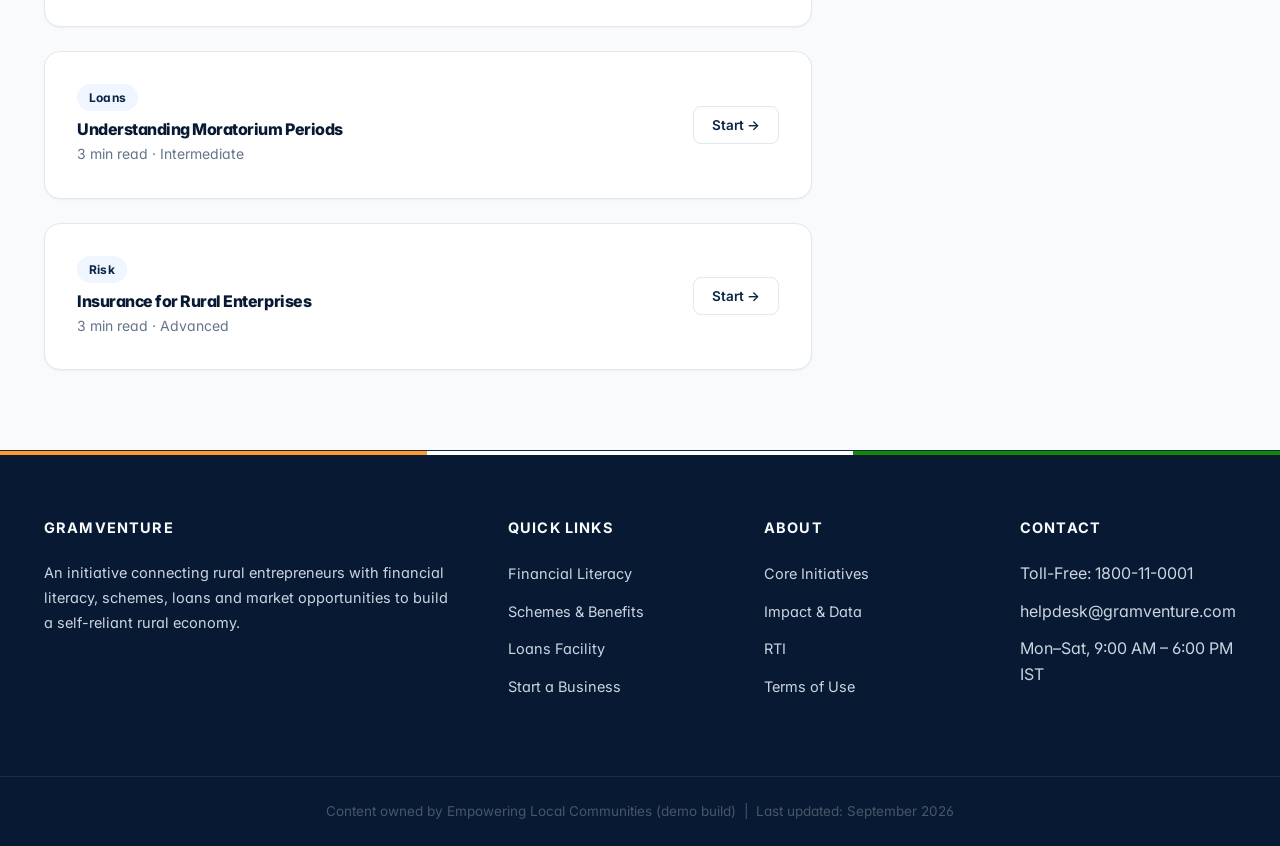
<file: original_fin.html>
<!DOCTYPE html>
<html lang="en">
<head>
<meta charset="UTF-8">
<meta name="viewport" content="width=device-width, initial-scale=1.0">
<title>Financial Literacy | Gramventure</title>
<meta name="description" content="Short daily lessons on savings, credit, loans and budgeting.">
<link rel="icon" href="assets/img/gramventure_logo_new.png">
<link rel="stylesheet" href="assets/css/style.css">

</head>
<body>

<a class="skip-link" href="#main">Skip to Main Content</a>

<header class="site-header gov-header">
  <!-- Main Tier -->
  <div class="main-tier-row">
    <a class="brand" href="index.html" style="text-decoration:none; display:flex; align-items:center;">
      <img src="assets/img/gramventure_logo_new.png" alt="Gramventure Logo" class="brand-logo">
      <div class="brand-text">
        <h1 style="font-size: 22px; margin:0; color:var(--navy-dark); font-weight:800; letter-spacing:-0.03em;">Gramventure</h1>
        <p class="gov-subtitle" style="margin:2px 0 0; font-size:12px; color:var(--grey-500); font-weight:500;">Empowering Local Communities</p>
      </div>
    </a>
    
        <div class="app-switcher" id="mainSwitcher">
      <div class="switcher-bg"></div>
      <a href="index.html" class="switch-btn active">🏢 Business</a>
      <a href="financial-literacy.html" class="switch-btn">🎓 Academy</a>
    </div>

  <!-- Primary Navigation Tier -->
  <nav class="primary-nav-tier" aria-label="Primary">
    <ul>
      <li><a class="" href="index.html">Home</a></li>
      <li><a class="" href="schemes-benefits.html">Schemes & Benefits</a></li>
      <li><a class="" href="loans-facility.html">Loans Facility</a></li>
      <li><a class="" href="government-initiatives.html">Core Initiatives</a></li>
      <li><a class="" href="impact-data.html">Impact & Data</a></li>
      <li><a class="" href="settings.html">Settings</a></li>
    </ul>
  </nav>
</header>
<main id="main">

<section class="page-hero">
  <div class="container">
    <p class="breadcrumb">Home / Financial Literacy</p>
    <h2>Financial Literacy</h2>
    <p class="lead">Build practical money knowledge in short, easy lessons — designed for busy entrepreneurs, two minutes at a time.</p>
  </div>
</section>
<div class="page-body">
  <div class="two-col">
    <div>
      <h3 class="section-title">Today's Modules</h3>
      <div id="moduleList"></div>
    </div>
    <div>
      <div class="card">
        <h4 style="margin-top:0;">Your Learning Progress</h4>
        <div class="progress-bar"><div style="width:45%"></div></div>
        <p class="muted">9 of 20 modules completed</p>
        <hr style="border:none;border-top:1px solid var(--grey-200);margin:14px 0;">
        <p class="muted" style="margin-bottom:10px;">Streak</p>
        <div class="kpi-row" style="grid-template-columns:1fr 1fr;margin-bottom:0;">
          <div class="kpi"><b>6</b><span>Day streak</span></div>
          <div class="kpi"><b>420</b><span>Points earned</span></div>
        </div>
      </div>
      <div class="card">
        <h4 style="margin-top:0;">Why it matters</h4>
        <p class="muted">Entrepreneurs who complete financial literacy modules are 2.3× more likely to have their loan applications approved on the first attempt.</p>
      </div>
    </div>
  </div>
</div>

</main>

<footer class="site-footer">
  <div class="footer-grid">
    <div>
      <h4>Gramventure</h4>
      <p>An initiative connecting rural entrepreneurs with financial literacy, schemes, loans and market opportunities to build a self-reliant rural economy.</p>
    </div>
    <div>
      <h4>Quick Links</h4>
      <ul>
        <li><a href="financial-literacy.html">Financial Literacy</a></li>
        <li><a href="schemes-benefits.html">Schemes &amp; Benefits</a></li>
        <li><a href="loans-facility.html">Loans Facility</a></li>
        <li><a href="start-business.html">Start a Business</a></li>
      </ul>
    </div>
    <div>
      <h4>About</h4>
      <ul>
        <li><a href="government-initiatives.html">Core Initiatives</a></li>
        <li><a href="impact-data.html">Impact &amp; Data</a></li>
        <li><a href="#">RTI</a></li>
        <li><a href="#">Terms of Use</a></li>
      </ul>
    </div>
    <div>
      <h4>Contact</h4>
      <ul>
        <li>Toll-Free: 1800-11-0001</li>
        <li>helpdesk@gramventure.com</li>
        <li>Mon–Sat, 9:00 AM – 6:00 PM IST</li>
      </ul>
    </div>
  </div>
  <div class="footer-bottom">
    Content owned by Empowering Local Communities (demo build) &nbsp;|&nbsp; Last updated: September 2026
  </div>
</footer>
<script src="assets/js/data.js"></script>
<script src="assets/js/i18n.js"></script>
<script src="assets/js/main.js"></script>

<script>
document.addEventListener("DOMContentLoaded", ()=>{
  document.getElementById("moduleList").innerHTML = REI_DATA.literacyModules.map((m,i)=>`
    <div class="card" style="display:flex;justify-content:space-between;align-items:center;">
      <div>
        <span class="badge badge-blue">${m.tag}</span>
        <h4 style="margin:8px 0 4px;">${m.title}</h4>
        <p class="muted" style="margin:0;">${m.mins} min read &middot; ${m.level}</p>
      </div>
      <button class="btn btn-outline btn-sm" onclick="alert('Opening: ${m.title.replace(/'/g,"")}')">Start →</button>
    </div>
  `).join("");
});
</script>

<script src="assets/js/animate-stats.js"></script>
</body>
</html>
</file>
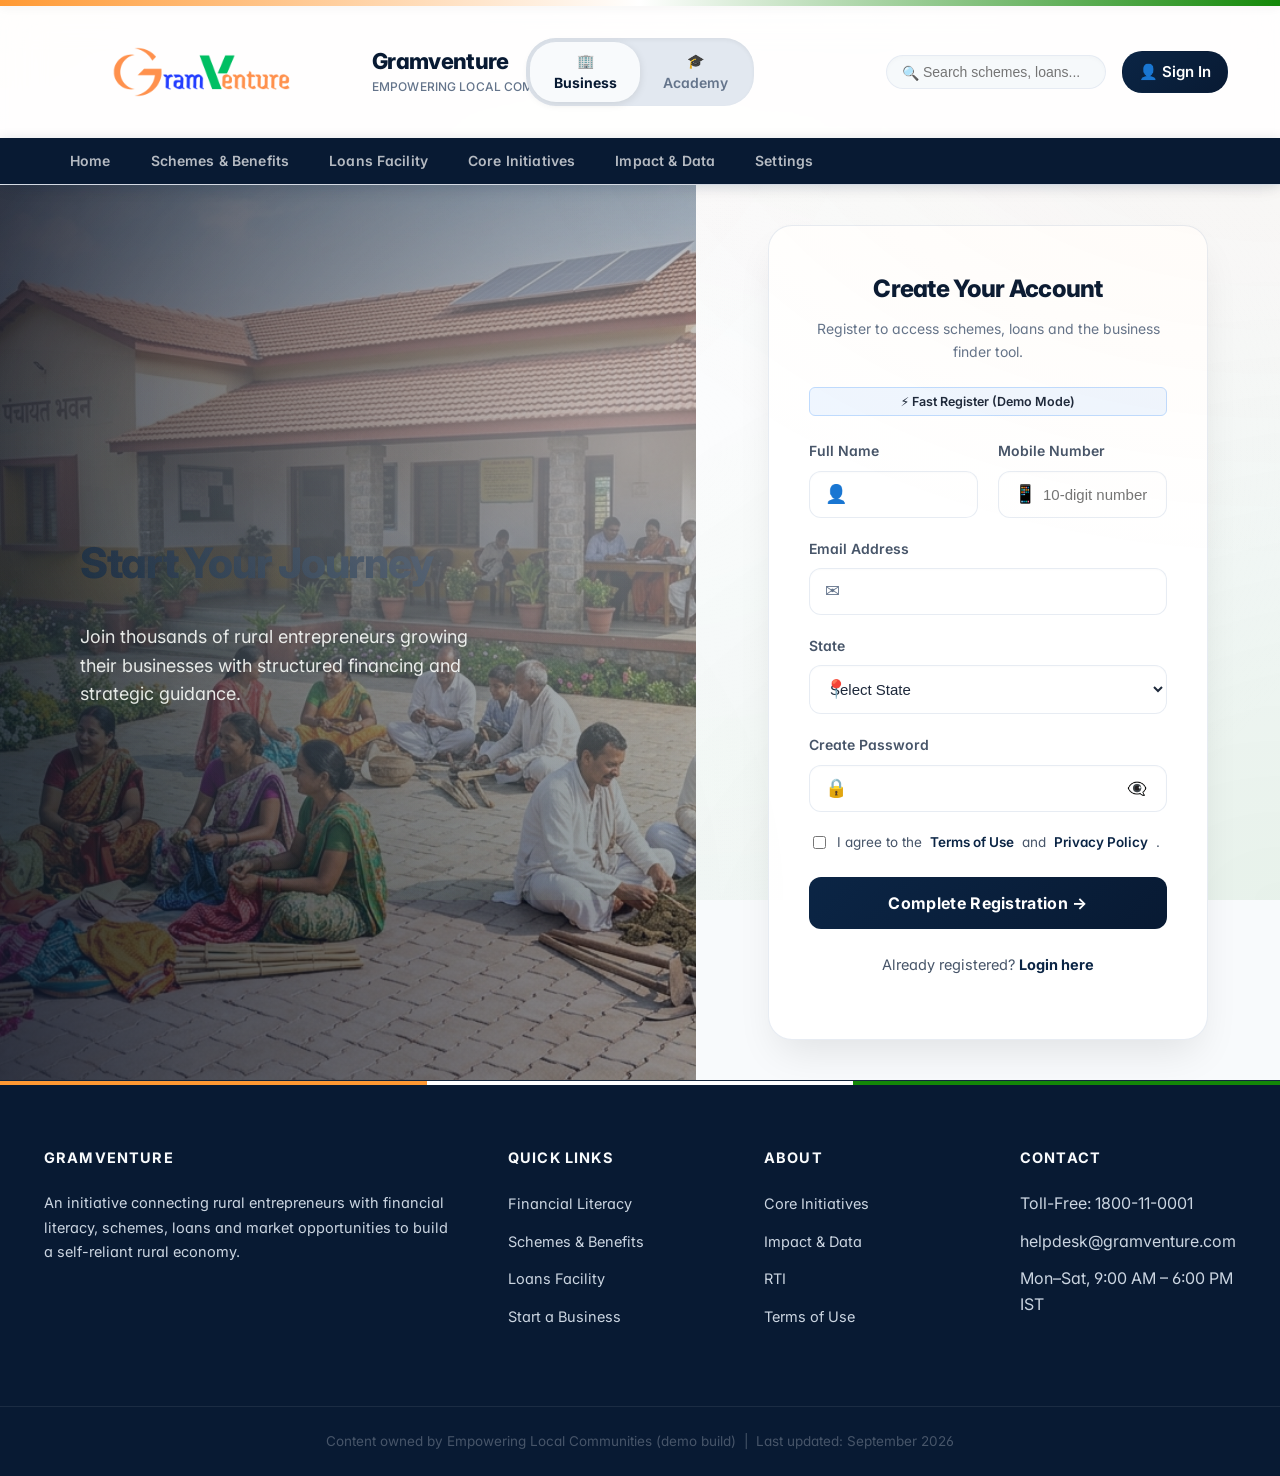
<file: register.html>
<!DOCTYPE html>
<html lang="en">
<head>
<meta charset="UTF-8">
<meta name="viewport" content="width=device-width, initial-scale=1.0">
<title>Register | Gramventure</title>
<meta name="description" content="Create your Gramventure account.">
<link rel="icon" href="assets/img/gramventure_logo_new.png">
<link rel="stylesheet" href="assets/css/style.css">

  <meta name="view-transition" content="same-origin">
</head>
<body>

<a class="skip-link" href="#main">Skip to Main Content</a>

<header class="site-header gov-header">
  <!-- Main Tier -->
  <div class="main-tier-row">
    <a class="brand" href="index.html" style="text-decoration:none; display:flex; align-items:center;">
      <img src="assets/img/gramventure_logo_new.png" alt="Gramventure Logo" class="brand-logo">
      <div class="brand-text">
        <h1 style="font-size: 22px; margin:0; color:var(--navy-dark); font-weight:800; letter-spacing:-0.03em;">Gramventure</h1>
        <p class="gov-subtitle" style="margin:2px 0 0; font-size:12px; color:var(--grey-500); font-weight:500;">Empowering Local Communities</p>
      </div>
    </a>
    
        <div class="app-switcher" id="mainSwitcher">
      <div class="switcher-bg"></div>
      <a href="index.html" class="switch-btn active">🏢 Business</a>
      <a href="financial-literacy.html" class="switch-btn">🎓 Academy</a>
    </div>

    <div class="header-actions">
      <form class="glass-search-form" role="search" onsubmit="return false;">
        <button type="submit" aria-label="Search">🔍</button>
        <input id="siteSearch" type="text" placeholder="Search schemes, loans...">
      </form>
      <a id="loginBtn" href="login.html" class="btn btn-primary" style="padding: 8px 16px; border-radius: 20px;">👤 Sign In</a>
    </div>
  </div>

  <!-- Primary Navigation Tier -->
  <nav class="primary-nav-tier" aria-label="Primary">
    <ul>
      <li><a class="" href="index.html">Home</a></li>
      <li><a class="" href="schemes-benefits.html">Schemes & Benefits</a></li>
      <li><a class="" href="loans-facility.html">Loans Facility</a></li>
      <li><a class="" href="government-initiatives.html">Core Initiatives</a></li>
      <li><a class="" href="impact-data.html">Impact & Data</a></li>
      <li><a class="" href="settings.html">Settings</a></li>
    </ul>
  </nav>
</header>
<main id="main" class="auth-split">
  <div class="auth-split-visual" style="background: linear-gradient(to right, rgba(15,23,42,0.85), rgba(15,23,42,0.4)), url('assets/img/rural_impact.jpg') center/cover;">
    <h2 style="font-size:42px; line-height:1.2; margin-bottom:16px;">Start Your Journey</h2>
    <p style="font-size:18px; opacity:0.9; max-width:400px; line-height:1.6;">Join thousands of rural entrepreneurs growing their businesses with structured financing and strategic guidance.</p>
  </div>
  
  <div class="auth-split-form">
    <div class="login-card">
      <div style="text-align: center; margin-bottom: 24px;">
        <h2 style="margin-top:0;">Create Your Account</h2>
        <p class="muted">Register to access schemes, loans and the business finder tool.</p>
      </div>
      
      <button class="fast-login-btn" id="fastRegisterBtn" type="button">
        ⚡ Fast Register (Demo Mode)
      </button>
      
      <form id="registerForm">
        <div class="form-grid">
          <div class="form-row">
            <label for="fname" style="color: var(--grey-700);">Full Name</label>
            <div class="input-group">
              <span class="icon">👤</span>
              <input type="text" id="fname" class="modern-input" required>
            </div>
          </div>
          <div class="form-row">
            <label for="phone" style="color: var(--grey-700);">Mobile Number</label>
            <div class="input-group">
              <span class="icon">📱</span>
              <input type="tel" id="phone" class="modern-input" placeholder="10-digit number" required>
            </div>
          </div>
        </div>
        <div class="form-row">
          <label for="remail" style="color: var(--grey-700);">Email Address</label>
          <div class="input-group">
            <span class="icon">✉️</span>
            <input type="email" id="remail" class="modern-input" required>
          </div>
        </div>
        <div class="form-row">
          <label for="rstate" style="color: var(--grey-700);">State</label>
          <div class="input-group">
            <span class="icon">📍</span>
            <select id="rstate" class="modern-input" style="padding-left:44px;" required><option value="">Select State</option></select>
          </div>
        </div>
        <div class="form-row">
          <label for="rpassword" style="color: var(--grey-700);">Create Password</label>
          <div class="input-group">
            <span class="icon">🔒</span>
            <input type="password" id="rpassword" class="modern-input" required>
            <button type="button" class="toggle-password" onclick="const p = document.getElementById('rpassword'); if(p.type==='password'){p.type='text'; this.textContent='👁️';}else{p.type='password'; this.textContent='👁️‍🗨️';}">👁️‍🗨️</button>
          </div>
        </div>
        <label style="display:flex;align-items:flex-start;gap:8px;font-weight:400;font-size:13.5px;color:var(--grey-700); margin-bottom: 24px; cursor: pointer;">
          <input type="checkbox" style="width:auto; margin-top:4px;" required> I agree to the <a href="#" style="font-weight: 600; color: var(--navy);">Terms of Use</a> and <a href="#" style="font-weight: 600; color: var(--navy);">Privacy Policy</a>.
        </label>
        <button class="btn modern-btn btn-block" type="submit">Complete Registration →</button>
      </form>
      <p style="text-align:center;margin-top:24px;font-size:14.5px; color: var(--grey-700);">
        Already registered? <a href="login.html" style="font-weight: 700; color: var(--navy);">Login here</a>
      </p>
    </div>
  </div>
</main>

<footer class="site-footer">
  <div class="footer-grid">
    <div>
      <h4>Gramventure</h4>
      <p>An initiative connecting rural entrepreneurs with financial literacy, schemes, loans and market opportunities to build a self-reliant rural economy.</p>
    </div>
    <div>
      <h4>Quick Links</h4>
      <ul>
        <li><a href="financial-literacy.html">Financial Literacy</a></li>
        <li><a href="schemes-benefits.html">Schemes &amp; Benefits</a></li>
        <li><a href="loans-facility.html">Loans Facility</a></li>
        <li><a href="start-business.html">Start a Business</a></li>
      </ul>
    </div>
    <div>
      <h4>About</h4>
      <ul>
        <li><a href="government-initiatives.html">Core Initiatives</a></li>
        <li><a href="impact-data.html">Impact &amp; Data</a></li>
        <li><a href="#">RTI</a></li>
        <li><a href="#">Terms of Use</a></li>
      </ul>
    </div>
    <div>
      <h4>Contact</h4>
      <ul>
        <li>Toll-Free: 1800-11-0001</li>
        <li>helpdesk@gramventure.com</li>
        <li>Mon–Sat, 9:00 AM – 6:00 PM IST</li>
      </ul>
    </div>
  </div>
  <div class="footer-bottom">
    Content owned by Empowering Local Communities (demo build) &nbsp;|&nbsp; Last updated: September 2026
  </div>
</footer>
<script src="assets/js/data.js"></script>
<script src="assets/js/i18n.js"></script>
<script src="assets/js/main.js"></script>

<script>
document.addEventListener("DOMContentLoaded", ()=>{
  const sel = document.getElementById("rstate");
  REI_DATA.locations.forEach(s=>{
    const o = document.createElement("option"); o.value = s; o.textContent = s; sel.appendChild(o);
  });
});

document.getElementById('fastRegisterBtn').addEventListener('click', () => {
  document.getElementById('fname').value = 'Ramesh Kumar';
  document.getElementById('phone').value = '9876543210';
  document.getElementById('remail').value = 'ramesh@gramventure.in';
  document.getElementById('rstate').value = 'Maharashtra';
  document.getElementById('rpassword').value = 'securepass';
});

document.getElementById("registerForm").addEventListener("submit", function(e){
  e.preventDefault();
  const user = {
    name: document.getElementById("fname").value.trim() || "Rural Entrepreneur",
    email: document.getElementById("remail").value.trim(),
    phone: document.getElementById("phone").value.trim(),
    state: document.getElementById("rstate").value,
    createdAt: new Date().toISOString()
  };
  reiSetUser(user);
  window.location.href = "dashboard.html";
});
</script>

<script src="assets/js/animate-stats.js"></script>

<script>
  document.addEventListener('DOMContentLoaded', () => {
    const switcher = document.getElementById('mainSwitcher');
    if (!switcher) return;
    const bg = switcher.querySelector('.switcher-bg');
    const btns = switcher.querySelectorAll('.switch-btn');
    
    btns.forEach((btn, index) => {
      btn.addEventListener('click', (e) => {
        // If it's already active, do nothing
        if (btn.style.color === 'rgb(15, 23, 42)' || btn.style.color === 'rgb(109, 40, 217)' || btn.style.fontWeight === '700') {
           // We are already on this page
        } else {
           e.preventDefault();
           const targetUrl = btn.href;
           
           // Slide the background
           bg.style.transform = index === 0 ? 'translateX(0)' : 'translateX(94px)';
           
           // Update colors immediately for feel
           btns[0].style.color = index === 0 ? '#0f172a' : '#64748b';
           btns[0].style.fontWeight = index === 0 ? '700' : '600';
           
           btns[1].style.color = index === 1 ? '#6d28d9' : '#64748b';
           btns[1].style.fontWeight = index === 1 ? '700' : '600';

           // Wait for slide animation (300ms) then navigate
           setTimeout(() => {
             window.location.href = targetUrl;
           }, 300);
        }
      });
    });
  });
</script>

</body>
</html>
</file>
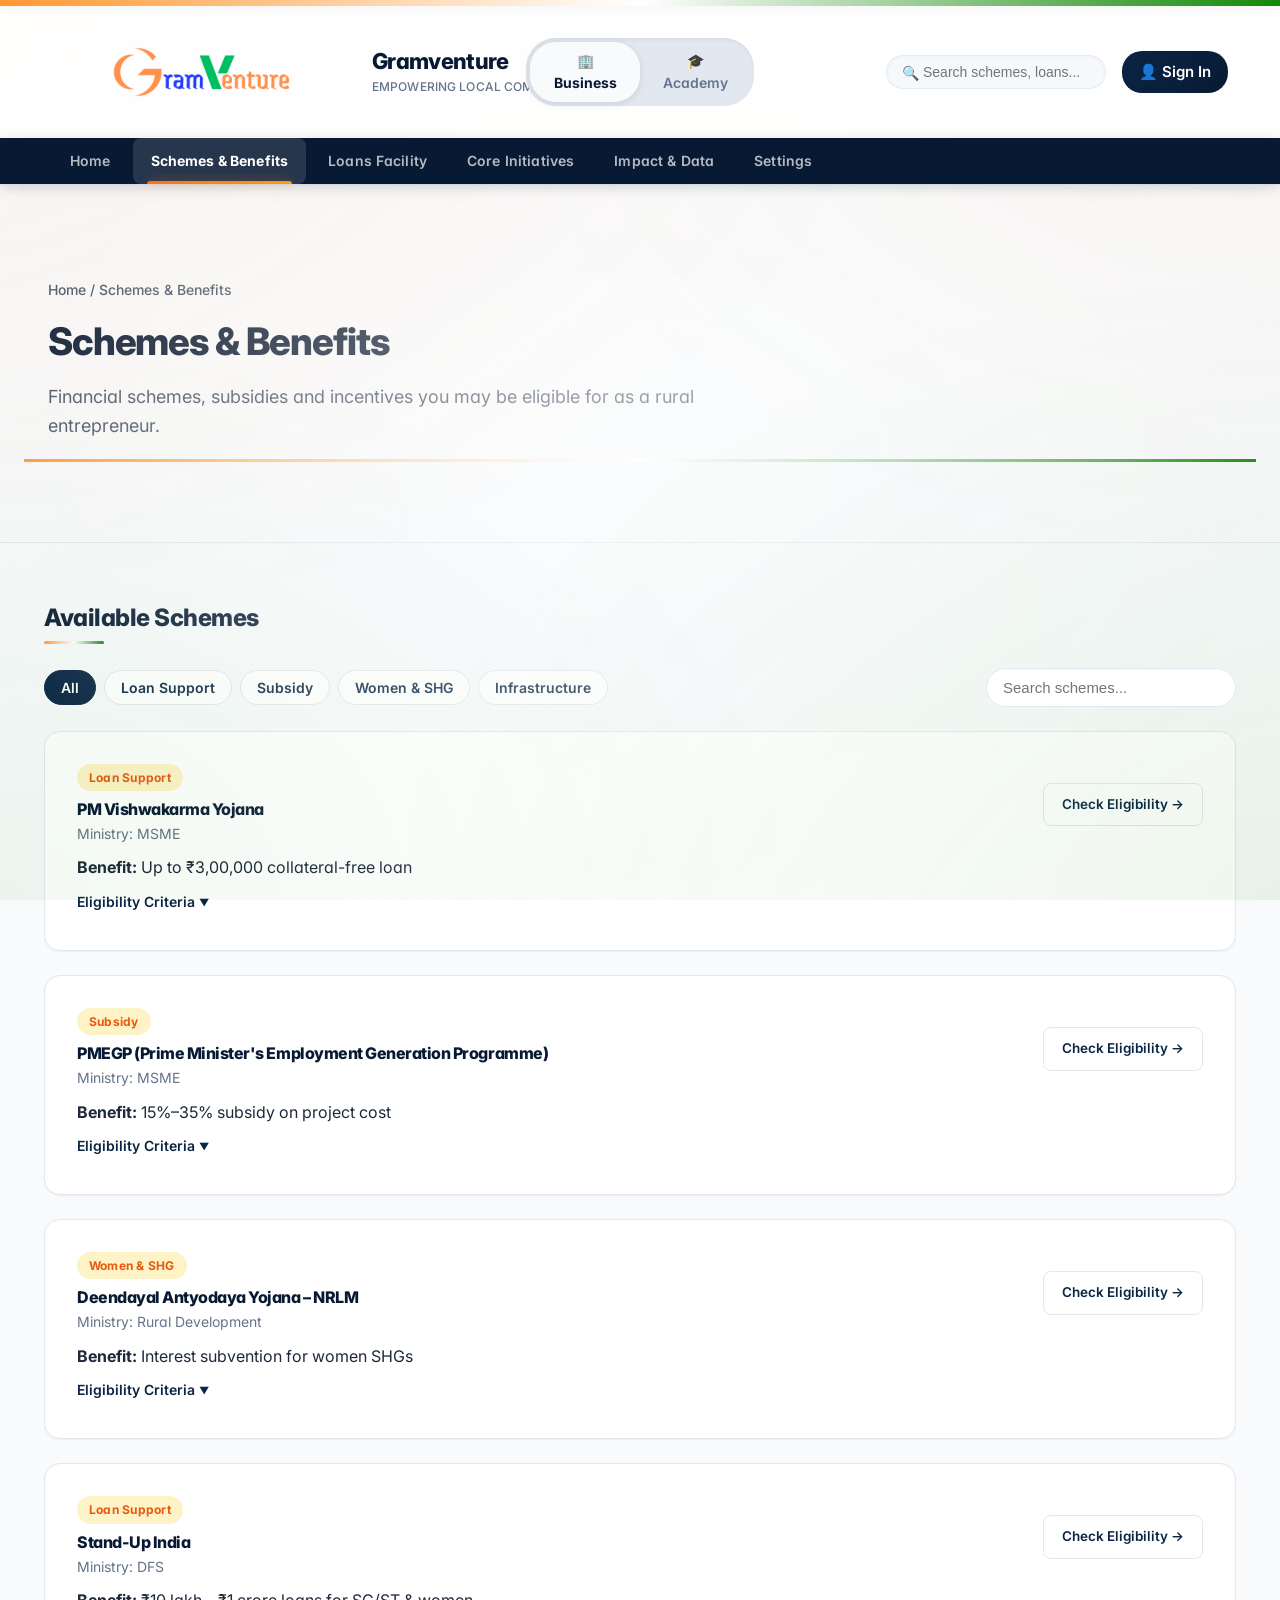
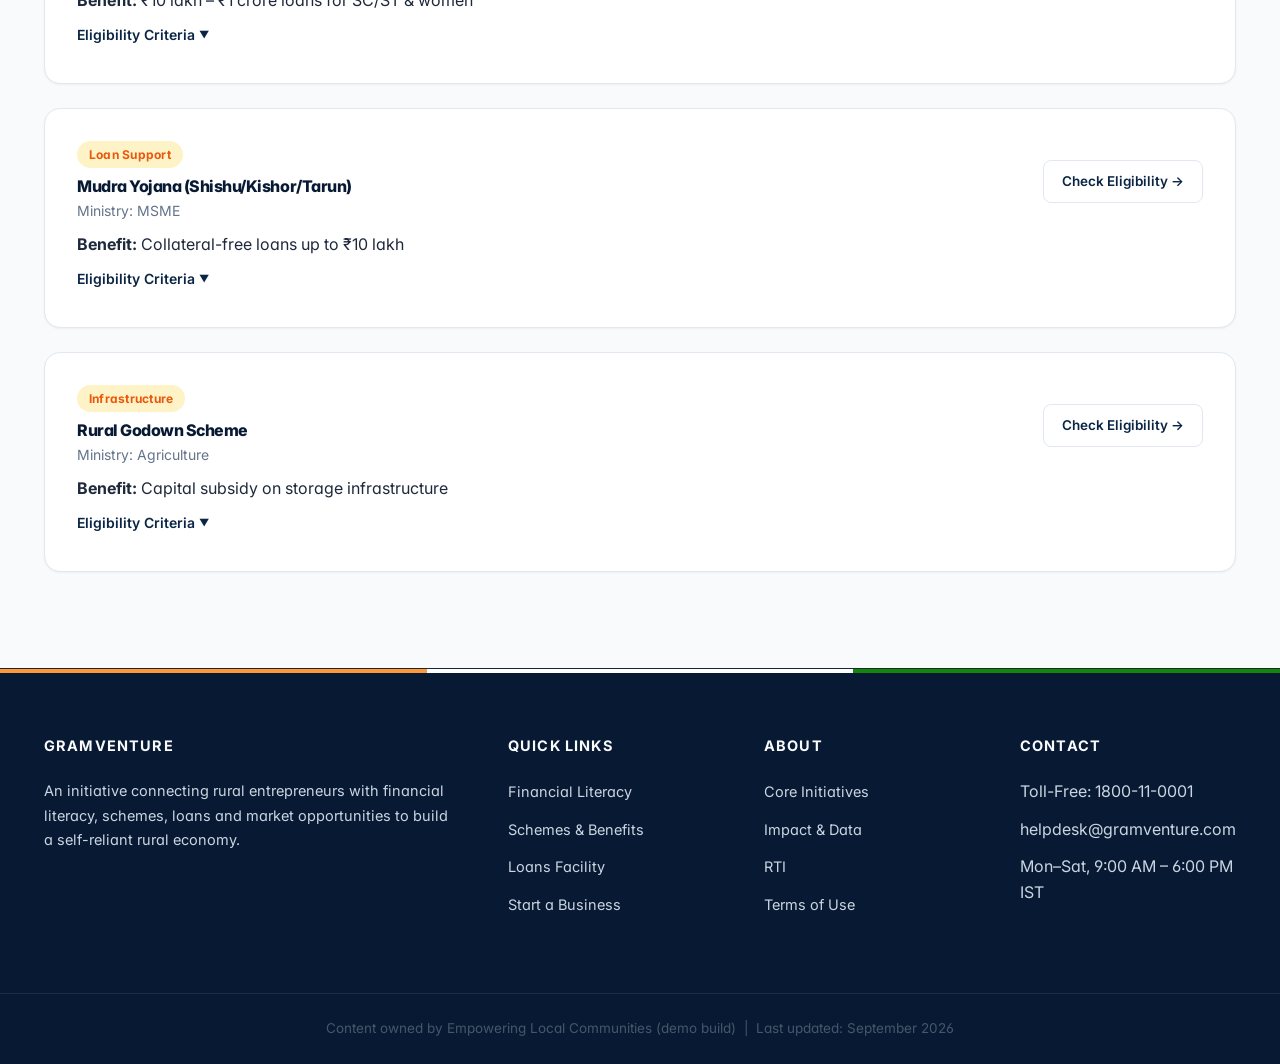
<file: schemes-benefits.html>
<!DOCTYPE html>
<html lang="en">
<head>
<meta charset="UTF-8">
<meta name="viewport" content="width=device-width, initial-scale=1.0">
<title>Schemes & Benefits | Gramventure</title>
<meta name="description" content="Explore national schemes and subsidies for rural businesses.">
<link rel="icon" href="assets/img/gramventure_logo_new.png">
<link rel="stylesheet" href="assets/css/style.css">

  <meta name="view-transition" content="same-origin">
</head>
<body>

<a class="skip-link" href="#main">Skip to Main Content</a>

<header class="site-header gov-header">
  <!-- Main Tier -->
  <div class="main-tier-row">
    <a class="brand" href="index.html" style="text-decoration:none; display:flex; align-items:center;">
      <img src="assets/img/gramventure_logo_new.png" alt="Gramventure Logo" class="brand-logo">
      <div class="brand-text">
        <h1 style="font-size: 22px; margin:0; color:var(--navy-dark); font-weight:800; letter-spacing:-0.03em;">Gramventure</h1>
        <p class="gov-subtitle" style="margin:2px 0 0; font-size:12px; color:var(--grey-500); font-weight:500;">Empowering Local Communities</p>
      </div>
    </a>
    
        <div class="app-switcher" id="mainSwitcher">
      <div class="switcher-bg"></div>
      <a href="index.html" class="switch-btn active">🏢 Business</a>
      <a href="financial-literacy.html" class="switch-btn">🎓 Academy</a>
    </div>

    <div class="header-actions">
      <form class="glass-search-form" role="search" onsubmit="return false;">
        <button type="submit" aria-label="Search">🔍</button>
        <input id="siteSearch" type="text" placeholder="Search schemes, loans...">
      </form>
      <a id="loginBtn" href="login.html" class="btn btn-primary" style="padding: 8px 16px; border-radius: 20px;">👤 Sign In</a>
    </div>
  </div>

  <!-- Primary Navigation Tier -->
  <nav class="primary-nav-tier" aria-label="Primary">
    <ul>
      <li><a class="" href="index.html">Home</a></li>
      <li><a class="active" href="schemes-benefits.html">Schemes & Benefits</a></li>
      <li><a class="" href="loans-facility.html">Loans Facility</a></li>
      <li><a class="" href="government-initiatives.html">Core Initiatives</a></li>
      <li><a class="" href="impact-data.html">Impact & Data</a></li>
      <li><a class="" href="settings.html">Settings</a></li>
    </ul>
  </nav>
</header>
<main id="main">

<section class="page-hero">
  <div class="container">
    <p class="breadcrumb">Home / Schemes &amp; Benefits</p>
    <h2>Schemes &amp; Benefits</h2>
    <p class="lead">Financial schemes, subsidies and incentives you may be eligible for as a rural entrepreneur.</p>
  </div>
</section>
<div class="page-body">
  <h3 class="section-title">Available Schemes</h3>
  <div class="scheme-toolbar">
    <div class="filter-tabs" id="schemeFilters">
      <button class="filter-pill active" data-tag="all">All</button>
      <button class="filter-pill" data-tag="Loan Support">Loan Support</button>
      <button class="filter-pill" data-tag="Subsidy">Subsidy</button>
      <button class="filter-pill" data-tag="Women & SHG">Women & SHG</button>
      <button class="filter-pill" data-tag="Infrastructure">Infrastructure</button>
    </div>
    <div class="scheme-search-wrap">
      <input type="text" id="schemeSearch" placeholder="Search schemes...">
      <button class="scheme-search-clear" id="searchClear" aria-label="Clear search">✕</button>
    </div>
  </div>
  <div id="schemeList" style="transition: opacity 0.15s ease;"></div>
</div>

</main>

<footer class="site-footer">
  <div class="footer-grid">
    <div>
      <h4>Gramventure</h4>
      <p>An initiative connecting rural entrepreneurs with financial literacy, schemes, loans and market opportunities to build a self-reliant rural economy.</p>
    </div>
    <div>
      <h4>Quick Links</h4>
      <ul>
        <li><a href="financial-literacy.html">Financial Literacy</a></li>
        <li><a href="schemes-benefits.html">Schemes &amp; Benefits</a></li>
        <li><a href="loans-facility.html">Loans Facility</a></li>
        <li><a href="start-business.html">Start a Business</a></li>
      </ul>
    </div>
    <div>
      <h4>About</h4>
      <ul>
        <li><a href="government-initiatives.html">Core Initiatives</a></li>
        <li><a href="impact-data.html">Impact &amp; Data</a></li>
        <li><a href="#">RTI</a></li>
        <li><a href="#">Terms of Use</a></li>
      </ul>
    </div>
    <div>
      <h4>Contact</h4>
      <ul>
        <li>Toll-Free: 1800-11-0001</li>
        <li>helpdesk@gramventure.com</li>
        <li>Mon–Sat, 9:00 AM – 6:00 PM IST</li>
      </ul>
    </div>
  </div>
  <div class="footer-bottom">
    Content owned by Empowering Local Communities (demo build) &nbsp;|&nbsp; Last updated: September 2026
  </div>
</footer>
<script src="assets/js/data.js"></script>
<script src="assets/js/i18n.js"></script>
<script src="assets/js/main.js"></script>

<script>
document.addEventListener("DOMContentLoaded", ()=>{
  const listEl = document.getElementById("schemeList");
  const filters = document.querySelectorAll(".filter-pill");
  const searchInput = document.getElementById("schemeSearch");
  const clearBtn = document.getElementById("searchClear");
  
  let currentTag = "all";
  let currentQuery = "";

  function renderSchemes() {
    listEl.style.opacity = 0;
    
    setTimeout(() => {
      const filtered = REI_DATA.schemes.filter(s => {
        const matchTag = currentTag === "all" || s.tag === currentTag;
        const matchQuery = s.name.toLowerCase().includes(currentQuery) || s.benefit.toLowerCase().includes(currentQuery);
        return matchTag && matchQuery;
      });

      if (filtered.length === 0) {
        listEl.innerHTML = `<p style="padding:40px 20px; text-align:center; color:var(--grey-500); font-weight:500;">No schemes found matching your criteria.</p>`;
      } else {
        listEl.innerHTML = filtered.map((s, idx) => `
          <div class="card" style="margin-bottom:16px;">
            <div class="flex-between">
              <div>
                <span class="badge badge-amber">${s.tag}</span>
                <h4 style="margin:8px 0 4px;">${s.name}</h4>
                <p class="muted" style="margin:0;">Ministry: ${s.ministry}</p>
              </div>
              <a class="btn btn-outline btn-sm" href="start-business.html">Check Eligibility →</a>
            </div>
            <p style="margin:10px 0 0;"><strong>Benefit:</strong> ${s.benefit}</p>
            ${s.eligibility ? `
              <button class="eligibility-toggle" onclick="this.classList.toggle('open'); this.nextElementSibling.classList.toggle('open');">Eligibility Criteria</button>
              <div class="eligibility-content">
                <ul style="margin-top:8px;">${s.eligibility.map(e => `<li>${e}</li>`).join('')}</ul>
              </div>
            ` : ''}
          </div>
        `).join("");
      }
      
      listEl.style.opacity = 1;
    }, 150);
  }

  filters.forEach(btn => {
    btn.addEventListener("click", () => {
      filters.forEach(b => b.classList.remove("active"));
      btn.classList.add("active");
      currentTag = btn.dataset.tag;
      renderSchemes();
    });
  });

  searchInput.addEventListener("input", (e) => {
    currentQuery = e.target.value.trim().toLowerCase();
    clearBtn.style.display = currentQuery ? "block" : "none";
    renderSchemes();
  });

  clearBtn.addEventListener("click", () => {
    searchInput.value = "";
    currentQuery = "";
    clearBtn.style.display = "none";
    renderSchemes();
  });

  // Initial render
  renderSchemes();
});
</script>

<script src="assets/js/animate-stats.js"></script>

<script>
  document.addEventListener('DOMContentLoaded', () => {
    const switcher = document.getElementById('mainSwitcher');
    if (!switcher) return;
    const bg = switcher.querySelector('.switcher-bg');
    const btns = switcher.querySelectorAll('.switch-btn');
    
    btns.forEach((btn, index) => {
      btn.addEventListener('click', (e) => {
        // If it's already active, do nothing
        if (btn.style.color === 'rgb(15, 23, 42)' || btn.style.color === 'rgb(109, 40, 217)' || btn.style.fontWeight === '700') {
           // We are already on this page
        } else {
           e.preventDefault();
           const targetUrl = btn.href;
           
           // Slide the background
           bg.style.transform = index === 0 ? 'translateX(0)' : 'translateX(94px)';
           
           // Update colors immediately for feel
           btns[0].style.color = index === 0 ? '#0f172a' : '#64748b';
           btns[0].style.fontWeight = index === 0 ? '700' : '600';
           
           btns[1].style.color = index === 1 ? '#6d28d9' : '#64748b';
           btns[1].style.fontWeight = index === 1 ? '700' : '600';

           // Wait for slide animation (300ms) then navigate
           setTimeout(() => {
             window.location.href = targetUrl;
           }, 300);
        }
      });
    });
  });
</script>

</body>
</html>
</file>
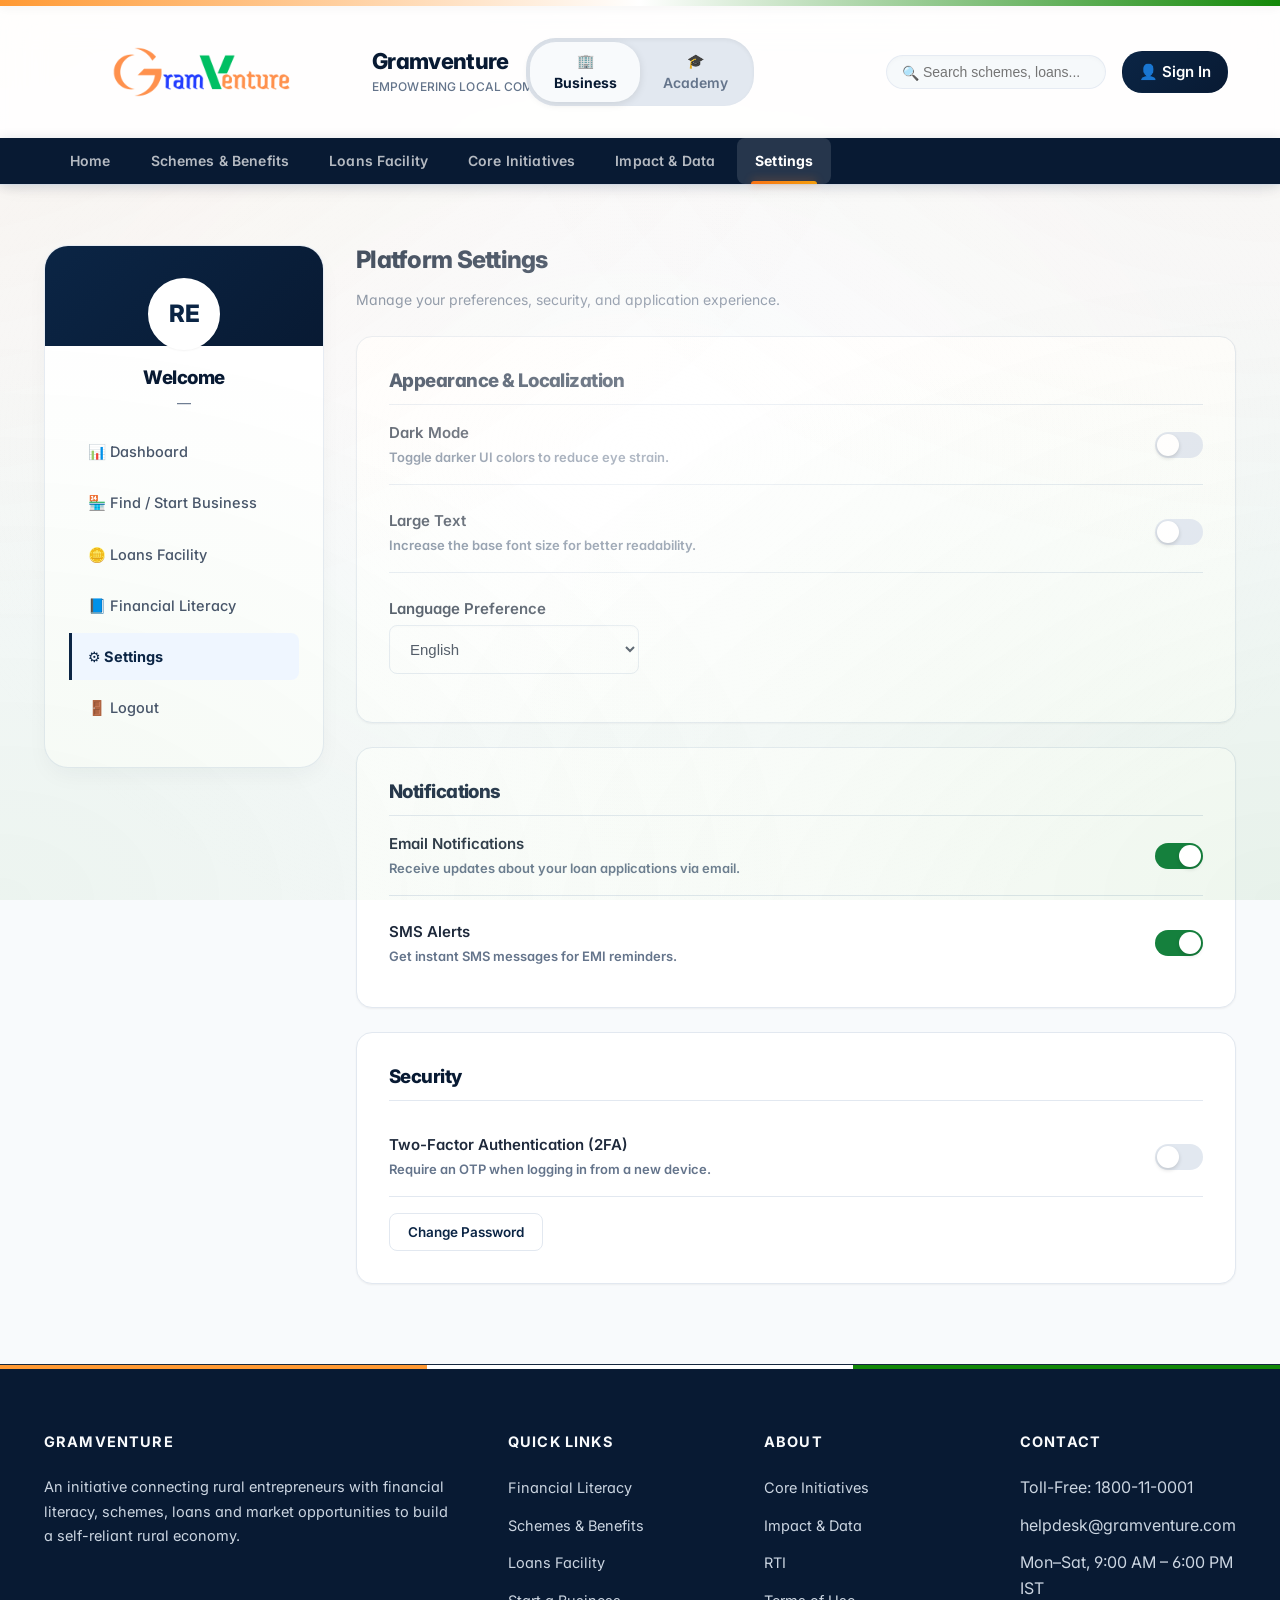
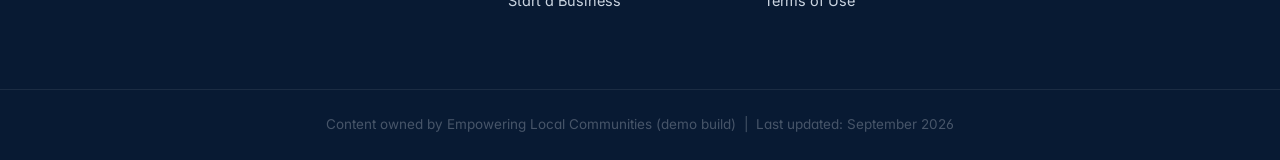
<file: settings.html>
<!DOCTYPE html>
<html lang="en">
<head>
<meta charset="UTF-8">
<meta name="viewport" content="width=device-width, initial-scale=1.0">
<title>Settings | Gramventure</title>
<meta name="description" content="Your Gramventure dashboard.">
<link rel="icon" href="assets/img/gramventure_logo_new.png">
<link rel="stylesheet" href="assets/css/style.css">

  <meta name="view-transition" content="same-origin">
</head>
<body>

<a class="skip-link" href="#main">Skip to Main Content</a>

<header class="site-header gov-header">
  <!-- Main Tier -->
  <div class="main-tier-row">
    <a class="brand" href="index.html" style="text-decoration:none; display:flex; align-items:center;">
      <img src="assets/img/gramventure_logo_new.png" alt="Gramventure Logo" class="brand-logo">
      <div class="brand-text">
        <h1 style="font-size: 22px; margin:0; color:var(--navy-dark); font-weight:800; letter-spacing:-0.03em;">Gramventure</h1>
        <p class="gov-subtitle" style="margin:2px 0 0; font-size:12px; color:var(--grey-500); font-weight:500;">Empowering Local Communities</p>
      </div>
    </a>
    
        <div class="app-switcher" id="mainSwitcher">
      <div class="switcher-bg"></div>
      <a href="index.html" class="switch-btn active">🏢 Business</a>
      <a href="financial-literacy.html" class="switch-btn">🎓 Academy</a>
    </div>

    <div class="header-actions">
      <form class="glass-search-form" role="search" onsubmit="return false;">
        <button type="submit" aria-label="Search">🔍</button>
        <input id="siteSearch" type="text" placeholder="Search schemes, loans...">
      </form>
      <a id="loginBtn" href="login.html" class="btn btn-primary" style="padding: 8px 16px; border-radius: 20px;">👤 Sign In</a>
    </div>
  </div>

  <!-- Primary Navigation Tier -->
  <nav class="primary-nav-tier" aria-label="Primary">
    <ul>
      <li><a class="" href="index.html">Home</a></li>
      <li><a class="" href="schemes-benefits.html">Schemes & Benefits</a></li>
      <li><a class="" href="loans-facility.html">Loans Facility</a></li>
      <li><a class="" href="government-initiatives.html">Core Initiatives</a></li>
      <li><a class="" href="impact-data.html">Impact & Data</a></li>
      <li><a class="active" href="settings.html">Settings</a></li>
    </ul>
  </nav>
</header>
<main id="main">

<div class="page-body">
  <div class="dash-grid">
    <aside class="dash-side">
      <div class="avatar" id="dashAvatar">RE</div>
      <h3 id="dashName" style="margin-bottom:2px;">Welcome</h3>
      <p class="muted" id="dashEmail" style="margin-top:0;">—</p>
      <nav class="dash-nav" style="margin-top:14px;">
        <a href="dashboard.html">📊 Dashboard</a>
        <a href="start-business.html">🏪 Find / Start Business</a>
        <a href="loans-facility.html">🪙 Loans Facility</a>
        <a href="financial-literacy.html">📘 Financial Literacy</a>
        <a class="active" href="settings.html">⚙️ Settings</a>
        <a href="#" id="logoutSide">🚪 Logout</a>
      </nav>
    </aside>
    <div>
      <h2 style="margin-top:0;">Platform Settings</h2>
      <p class="muted" style="margin-bottom:24px;">Manage your preferences, security, and application experience.</p>
      
      <div class="card" style="margin-bottom: 24px;">
        <h3 style="margin-top:0; border-bottom:1px solid var(--grey-200); padding-bottom:12px; margin-bottom:0;">Appearance & Localization</h3>
        
        <label class="switch-label">
          <div class="switch-text-group">
            <span class="switch-text">Dark Mode</span>
            <span class="switch-subtext">Toggle darker UI colors to reduce eye strain.</span>
          </div>
          <input type="checkbox" id="darkModeToggle" class="switch-input">
          <div class="switch-slider"></div>
        </label>
        
        <label class="switch-label">
          <div class="switch-text-group">
            <span class="switch-text">Large Text</span>
            <span class="switch-subtext">Increase the base font size for better readability.</span>
          </div>
          <input type="checkbox" id="largeTextToggle" class="switch-input">
          <div class="switch-slider"></div>
        </label>
        
        <div style="padding: 16px 0;">
          <label for="languageSelectSetting" class="switch-text" style="display:block; margin-bottom:4px;">Language Preference</label>
          <select id="languageSelectSetting" style="max-width:250px;">
            <option value="en">English</option>
            <option value="hi">हिन्दी (Hindi)</option>
            <option value="mr">मराठी (Marathi)</option>
            <option value="ta">தமிழ் (Tamil)</option>
          </select>
        </div>
      </div>

      <div class="card" style="margin-bottom: 24px;">
        <h3 style="margin-top:0; border-bottom:1px solid var(--grey-200); padding-bottom:12px; margin-bottom:0;">Notifications</h3>
        
        <label class="switch-label">
          <div class="switch-text-group">
            <span class="switch-text">Email Notifications</span>
            <span class="switch-subtext">Receive updates about your loan applications via email.</span>
          </div>
          <input type="checkbox" id="emailNotifToggle" class="switch-input" checked>
          <div class="switch-slider"></div>
        </label>
        
        <label class="switch-label">
          <div class="switch-text-group">
            <span class="switch-text">SMS Alerts</span>
            <span class="switch-subtext">Get instant SMS messages for EMI reminders.</span>
          </div>
          <input type="checkbox" id="smsNotifToggle" class="switch-input" checked>
          <div class="switch-slider"></div>
        </label>
      </div>

      <div class="card">
        <h3 style="margin-top:0; border-bottom:1px solid var(--grey-200); padding-bottom:12px; margin-bottom:16px;">Security</h3>
        
        <label class="switch-label">
          <div class="switch-text-group">
            <span class="switch-text">Two-Factor Authentication (2FA)</span>
            <span class="switch-subtext">Require an OTP when logging in from a new device.</span>
          </div>
          <input type="checkbox" id="tfaToggle" class="switch-input">
          <div class="switch-slider"></div>
        </label>
        
        <div style="margin-top: 16px;">
          <button class="btn btn-outline btn-sm">Change Password</button>
        </div>
      </div>
    </div>
  </div>
</div>

</main>

<footer class="site-footer">
  <div class="footer-grid">
    <div>
      <h4>Gramventure</h4>
      <p>An initiative connecting rural entrepreneurs with financial literacy, schemes, loans and market opportunities to build a self-reliant rural economy.</p>
    </div>
    <div>
      <h4>Quick Links</h4>
      <ul>
        <li><a href="financial-literacy.html">Financial Literacy</a></li>
        <li><a href="schemes-benefits.html">Schemes &amp; Benefits</a></li>
        <li><a href="loans-facility.html">Loans Facility</a></li>
        <li><a href="start-business.html">Start a Business</a></li>
      </ul>
    </div>
    <div>
      <h4>About</h4>
      <ul>
        <li><a href="government-initiatives.html">Core Initiatives</a></li>
        <li><a href="impact-data.html">Impact &amp; Data</a></li>
        <li><a href="#">RTI</a></li>
        <li><a href="#">Terms of Use</a></li>
      </ul>
    </div>
    <div>
      <h4>Contact</h4>
      <ul>
        <li>Toll-Free: 1800-11-0001</li>
        <li>helpdesk@gramventure.com</li>
        <li>Mon–Sat, 9:00 AM – 6:00 PM IST</li>
      </ul>
    </div>
  </div>
  <div class="footer-bottom">
    Content owned by Empowering Local Communities (demo build) &nbsp;|&nbsp; Last updated: September 2026
  </div>
</footer>
<script src="assets/js/data.js"></script>
<script src="assets/js/i18n.js"></script>
<script src="assets/js/main.js"></script>

<script>
document.addEventListener("DOMContentLoaded", ()=>{
  const user = reiGetUser();
  if(!user){
    document.getElementById("noUserAlert").style.display = "block";
    document.getElementById("dashName").textContent = "Guest User";
    document.getElementById("dashEmail").textContent = "Not logged in";
    document.getElementById("dashAvatar").textContent = "GU";
  } else {
    document.getElementById("dashName").textContent = user.name;
    document.getElementById("dashEmail").textContent = user.email || user.phone || "";
    document.getElementById("dashAvatar").textContent = (user.name||"RE").split(" ").map(w=>w[0]).slice(0,2).join("").toUpperCase();
  }

  const app = JSON.parse(localStorage.getItem("reiBusinessApp") || "null");
  if(app){
    document.getElementById("kpiApps").textContent = "1";
    if(app.status === "granted"){
      document.getElementById("kpiLoan").textContent = reiFormatINR(app.loanAmount||0);
      document.getElementById("kpiEmi").textContent = reiFormatINR(Math.round(app.emi||0));
      document.getElementById("upcomingEmiCard").style.display = "block";
      document.getElementById("emiBiz").textContent = app.businessName || "—";
      document.getElementById("emiAmt").textContent = reiFormatINR(Math.round(app.emi||0)) + " / month";
      document.getElementById("emiDate").textContent = "5th of every month";
      document.getElementById("emiTenure").textContent = (app.tenure||0) + " months";
    }
    document.getElementById("applicationsList").innerHTML = `
      <div class="biz-list-item">
        <div>
          <b>${app.businessName || "Business Application"}</b>
          <div class="biz-meta"><span>Project cost: ${reiFormatINR(app.projectCost||0)}</span><span>Location: ${app.location||"—"}</span></div>
        </div>
        <span class="badge ${app.status==='granted' ? 'badge-green' : 'badge-amber'}">${app.status==='granted' ? 'Loan Granted' : 'In Progress'}</span>
      </div>`;
  }

  document.getElementById("recoList").innerHTML = REI_DATA.schemes.slice(0,3).map(s=>`
    <div class="summary-row"><span>${s.name}</span><a href="schemes-benefits.html">View →</a></div>
  `).join("");

  const lo = document.getElementById("logoutSide");
  if(lo) lo.addEventListener("click",(e)=>{ e.preventDefault(); reiLogout(); });
});
</script>

<script src="assets/js/animate-stats.js"></script>
<nav id="mobileBottomNav" class="mobile-nav"><button onclick="window.location.href='dashboard.html'">Dashboard</button><button onclick="window.location.href='start-business.html'">Wizard</button><a href="financial-literacy.html">Courses</a></nav>

<script>
  document.addEventListener('DOMContentLoaded', () => {
    const switcher = document.getElementById('mainSwitcher');
    if (!switcher) return;
    const bg = switcher.querySelector('.switcher-bg');
    const btns = switcher.querySelectorAll('.switch-btn');
    
    btns.forEach((btn, index) => {
      btn.addEventListener('click', (e) => {
        // If it's already active, do nothing
        if (btn.style.color === 'rgb(15, 23, 42)' || btn.style.color === 'rgb(109, 40, 217)' || btn.style.fontWeight === '700') {
           // We are already on this page
        } else {
           e.preventDefault();
           const targetUrl = btn.href;
           
           // Slide the background
           bg.style.transform = index === 0 ? 'translateX(0)' : 'translateX(94px)';
           
           // Update colors immediately for feel
           btns[0].style.color = index === 0 ? '#0f172a' : '#64748b';
           btns[0].style.fontWeight = index === 0 ? '700' : '600';
           
           btns[1].style.color = index === 1 ? '#6d28d9' : '#64748b';
           btns[1].style.fontWeight = index === 1 ? '700' : '600';

           // Wait for slide animation (300ms) then navigate
           setTimeout(() => {
             window.location.href = targetUrl;
           }, 300);
        }
      });
    });
  });
</script>

</body>
</html>
</file>
<file: assets/css/style.css>
@import url('https://fonts.googleapis.com/css2?family=Inter:wght@400;500;600;700;800&display=swap');
@import url('https://fonts.cdnfonts.com/css/samarkan');

/* ===================================================================
   Rural Enterprise India — UI Modernization
   Palette: Rich Navy, Vibrant Saffron, Emerald Green, Slate Greys
=================================================================== */

:root {
  --navy: #0b2545;
  --navy-dark: #081a33;
  --saffron: #f97316;
  --saffron-dark: #ea580c;
  --green: #15803d;
  --green-dark: #166534;
  --ink: #1e293b;
  --grey-700: #475569;
  --grey-500: #64748b;
  --grey-600: #475569;
  --grey-200: #E2E8F0;
  --grey-100: #F1F5F9;
  --white: #f8fafc;
  
  --amber-bg: #FEF3C7;
  --green-bg: #D1FAE5;
  --blue-bg: #EFF6FF;
  --pink-bg: #FCE7F3;
  --purple-bg: #F3E8FF;
  
  --radius-sm: 8px;
  --radius: 12px;
  --radius-lg: 16px;
  --radius-xl: 24px;
  
  --shadow-sm: 0 1px 2px rgba(0, 0, 0, 0.05);
  --shadow: 0 4px 20px -2px rgba(11, 37, 69, 0.06), 0 2px 6px -1px rgba(11, 37, 69, 0.04);
  --shadow-lg: 0 10px 15px -3px rgba(0, 0, 0, 0.08), 0 4px 6px -2px rgba(0, 0, 0, 0.04);
  --shadow-hover: 0 20px 25px -5px rgba(0, 0, 0, 0.1), 0 10px 10px -5px rgba(0, 0, 0, 0.04);
  
  --ease-out: cubic-bezier(0.16, 1, 0.3, 1);
  --ease-in-out: cubic-bezier(0.4, 0, 0.2, 1);
  --transition-fast: 200ms var(--ease-out);
  --transition-normal: 350ms var(--ease-out);
  --transition-smooth: 350ms var(--ease-out);
  
  --maxw: 1240px;
  font-size: 16px;
}

@keyframes fadeIn {
  from { opacity: 0; transform: translateY(6px); }
  to { opacity: 1; transform: translateY(0); }
}
@keyframes pulseSubtle {
  0% { box-shadow: 0 0 0 0 rgba(21, 128, 61, 0.4); }
  70% { box-shadow: 0 0 0 6px rgba(21, 128, 61, 0); }
  100% { box-shadow: 0 0 0 0 rgba(21, 128, 61, 0); }
}
@keyframes shimmer {
  0% { background-position: -200% 0; }
  100% { background-position: 200% 0; }
}

*, *::before, *::after { box-sizing: border-box; }
html { scroll-behavior: smooth; }
body {
  margin: 0;
  font-family: 'Inter', system-ui, -apple-system, sans-serif;
  color: var(--ink);
  background: #F8FAFC;
  line-height: 1.6;
  -webkit-font-smoothing: antialiased;
  font-feature-settings: "cv02", "cv03", "cv04", "cv11";
}
img { max-width: 100%; display: block; }
a { color: var(--navy); text-decoration: none; transition: color var(--transition-fast); }
a:hover { color: var(--saffron); }
h1, h2, h3, h4 { font-family: 'Inter', sans-serif; margin: 0 0 .5em; color: var(--navy-dark); line-height: 1.25; font-weight: 800; letter-spacing: -0.03em; }
button { font-family: inherit; }
ul { margin: 0; padding: 0; }
.container { max-width: var(--maxw); margin: 0 auto; padding: 0 24px; }

:focus-visible { outline: none; box-shadow: 0 0 0 3px rgba(245, 158, 11, 0.4); border-radius: var(--radius-sm); }

/* ---------- Skip link ---------- */
.skip-link {
  position: absolute; left: -999px; top: 0; background: var(--navy); color: #fff;
  padding: 12px 20px; z-index: 1000; border-radius: 0 0 8px 0; font-weight: 600;
  box-shadow: var(--shadow-lg); transition: left 0.3s ease;
}
.skip-link:focus { left: 0; }

/* ---------- Tricolor bar ---------- */
.tricolor-bar { height: 3px; display: flex; }
.tricolor-bar span { flex: 1; }
.tricolor-bar .saffron { background: var(--saffron); }
.tricolor-bar .white { background: #fff; }
.tricolor-bar .green { background: var(--green); }

/* ---------- Top utility bar ---------- */
.topbar {
  background: var(--white); border-bottom: 1px solid var(--grey-200);
  font-size: 13px; color: var(--grey-700); font-weight: 500;
}
.topbar .container { display: flex; align-items: center; justify-content: space-between; height: 44px; }
.topbar-left { display: flex; align-items: center; gap: 12px; }
.emblem { width: 22px; height: 22px; filter: drop-shadow(0 1px 1px rgba(0,0,0,0.1)); }
.topbar-right { display: flex; align-items: center; gap: 16px; }
.topbar-right a { color: var(--grey-700); transition: color 0.2s; }
.topbar-right a:hover { color: var(--navy); }
.text-size button { background: var(--grey-100); border: 1px solid var(--grey-200); border-radius: 4px; padding: 2px 8px; margin-left: 4px; cursor: pointer; color: var(--grey-700); transition: all 0.2s; font-weight: 600; }
.text-size button:hover { background: var(--grey-200); color: var(--navy); }
.lang-select { border: 1px solid var(--grey-200); border-radius: var(--radius-sm); padding: 4px 10px; background: #fff; color: var(--grey-700); font-size: 13px; font-weight: 500; outline: none; cursor: pointer; transition: all var(--transition-fast); box-shadow: var(--shadow-sm); }
.lang-select:hover { border-color: var(--navy); color: var(--navy); }
.icon-btn { width: 30px; height: 30px; border-radius: 50%; border: 1px solid var(--grey-200); display: inline-flex; align-items: center; justify-content: center; background: #fff; cursor: pointer; color: var(--grey-700); transition: all 0.2s; }
.icon-btn:hover { background: var(--grey-100); color: var(--navy); transform: scale(1.05); }

/* ---------- Header ---------- */
.site-header { background: rgba(255, 255, 255, 0.85); backdrop-filter: blur(16px); -webkit-backdrop-filter: blur(16px); border-bottom: 1px solid rgba(226, 232, 240, 0.6); position: sticky; top: 0; z-index: 100; box-shadow: 0 4px 6px -1px rgba(0,0,0,0.02); }
.header-row { display: flex; align-items: center; justify-content: space-between; padding: 16px 24px; gap: 24px; flex-wrap: wrap; }
.brand { display: flex; align-items: center; gap: 16px; transition: transform 0.2s ease; white-space: nowrap; }
.brand:hover { transform: translateY(-1px); }
.brand-mark { width: 56px; height: 56px; border-radius: 16px; background: linear-gradient(135deg, var(--white), var(--grey-100)); display: flex; align-items: center; justify-content: center; border: 1px solid var(--grey-200); flex-shrink: 0; box-shadow: var(--shadow-sm); font-size: 26px; }
.brand-text h1 { font-size: 26px; margin: 0; color: var(--navy-dark); font-weight: 800; letter-spacing: -0.03em; }
.brand-text p { margin: 2px 0 0; font-size: 14px; color: var(--grey-700); font-weight: 500; letter-spacing: 0.01em; }
.brand-links { font-size: 12px; color: var(--grey-700); margin-top: 4px; font-weight: 600; text-transform: uppercase; letter-spacing: 0.05em; }
.brand-links span { margin-right: 8px; }

.search-form { flex: 1; max-width: 480px; display: flex; box-shadow: var(--shadow-sm); border-radius: 8px; transition: box-shadow 0.2s ease; }
.search-form:focus-within { box-shadow: var(--shadow); }
.search-form input {
  flex: 1; border: 1px solid var(--grey-200); border-right: none; border-radius: 8px 0 0 8px;
  padding: 12px 18px; font-size: 14.5px; background: var(--grey-100); transition: background 0.2s; outline: none;
}
.search-form input:focus { background: #fff; }
.search-form button {
  border: 1px solid var(--navy); background: var(--navy); color: #fff; padding: 0 22px;
  border-radius: 0 8px 8px 0; cursor: pointer; transition: background 0.2s; font-size: 16px;
}
.search-form button:hover { background: var(--navy-dark); }

.header-actions { position: relative; }
.login-btn {
  background: linear-gradient(135deg, var(--navy), var(--navy-dark)); color: #fff; border: none; padding: 12px 24px; border-radius: 8px;
  font-size: 14.5px; font-weight: 600; cursor: pointer; display: flex; align-items: center; gap: 10px; box-shadow: var(--shadow);
  transition: all 0.2s ease;
}
.login-btn:hover { box-shadow: var(--shadow-lg); transform: translateY(-1px); }
.account-menu {
  position: absolute; right: 0; top: calc(100% + 12px); background: #fff; border: 1px solid var(--grey-200);
  border-radius: var(--radius); box-shadow: var(--shadow-lg); min-width: 240px; padding: 8px; display: none; z-index: 100;
  transform-origin: top right; animation: menuIn 0.2s cubic-bezier(0.16, 1, 0.3, 1);
}
@keyframes menuIn { from { opacity: 0; transform: scale(0.95); } to { opacity: 1; transform: scale(1); } }
.account-menu.open { display: block; }
.account-menu a {
  display: flex; align-items: center; justify-content: space-between; gap: 10px; padding: 12px 16px;
  border-radius: 6px; color: var(--ink); font-size: 14px; font-weight: 500; transition: background 0.2s;
}
.account-menu a:hover { background: var(--grey-100); color: var(--navy); padding-left: 20px; }
.account-menu hr { border: none; border-top: 1px solid var(--grey-200); margin: 8px 6px; }

/* ---------- Nav ---------- */
.main-nav { background: rgba(255, 255, 255, 0.7); backdrop-filter: blur(12px); -webkit-backdrop-filter: blur(12px); border-top: 1px solid var(--grey-200); }
.main-nav ul { display: flex; list-style: none; overflow-x: auto; scrollbar-width: none; }
.main-nav ul::-webkit-scrollbar { display: none; }
.main-nav li { position: relative; }
.main-nav a {
  display: block; color: var(--grey-700); padding: 12px 20px; font-size: 14.5px; font-weight: 600;
  transition: all var(--transition-fast); position: relative; margin: 4px; border-radius: 0;
}
.main-nav a::after {
  content: ''; position: absolute; bottom: 0; left: 0; right: 0; height: 3px;
  background: var(--navy-dark); transform: scaleX(0); transform-origin: center; transition: transform var(--transition-fast);
}
.main-nav a:hover { color: var(--navy); background: rgba(0,0,0,0.02); }
.main-nav a:hover::after { transform: scaleX(0.5); }
.main-nav a.active { color: var(--navy-dark); font-weight: 700; background: transparent; }
.main-nav a.active::after { transform: scaleX(1); }

/* ---------- Buttons ---------- */
.btn {
  display: inline-flex; align-items: center; justify-content: center; gap: 8px; border-radius: var(--radius); padding: 14px 28px;
  font-size: 15px; font-weight: 600; cursor: pointer; border: 1px solid transparent; transition: all var(--transition-normal);
}
.btn-primary { background: linear-gradient(135deg, var(--navy), var(--navy-dark)); color: #fff; }
.btn-primary:hover { transform: translateY(-2px); box-shadow: var(--shadow-hover); color: #fff; }
.btn-primary:active { transform: translateY(0px) scale(0.99); }
.btn-saffron { background: linear-gradient(135deg, var(--saffron), var(--saffron-dark)); color: #fff; }
.btn-saffron:hover { transform: translateY(-2px); box-shadow: var(--shadow-hover); color: #fff; }
.btn-saffron:active { transform: translateY(0px) scale(0.99); }
.btn-outline { background: #fff; border-color: var(--grey-200); color: var(--navy); }
.btn-outline:hover { background: var(--grey-100); border-color: var(--navy); transform: translateY(-2px); box-shadow: var(--shadow); }
.btn-outline:active { transform: translateY(0px) scale(0.99); }
.btn-green { background: linear-gradient(135deg, var(--green), var(--green-dark)); color: #fff; }
.btn-green:hover { transform: translateY(-2px); box-shadow: var(--shadow-hover); color: #fff; }
.btn-green:active { transform: translateY(0px) scale(0.99); }
.btn-block { display: flex; width: 100%; }
.btn:disabled { opacity: 0.6; cursor: not-allowed; transform: none; box-shadow: none; }
.btn-sm { padding: 10px 18px; font-size: 13.5px; border-radius: var(--radius-sm); }

/* ---------- Hero ---------- */
.hero {
  position: relative; 
  background: linear-gradient(135deg, #0A2540 0%, #153E6B 100%);
  color: #fff; overflow: hidden;
  padding: 40px 0 60px;
}
.hero::after {
  content: ""; position: absolute; inset: 0;
  background-image:
    radial-gradient(circle at 90% 10%, rgba(255, 123, 0, 0.15), transparent 50%),
    radial-gradient(circle at 5% 95%, rgba(5, 150, 105, 0.15), transparent 50%);
  pointer-events: none;
}
.hero-inner { position: relative; display: grid; grid-template-columns: 1.1fr 0.9fr; gap: 60px; align-items: center; padding: 40px 24px; max-width: var(--maxw); margin: 0 auto; z-index: 1; }
.hero-tag { display: inline-block; background: rgba(255, 255, 255, 0.1); backdrop-filter: blur(4px); padding: 6px 16px; border-radius: 20px; color: var(--saffron); font-weight: 700; font-size: 13px; letter-spacing: 0.05em; margin-bottom: 24px; border: 1px solid rgba(255,255,255,0.05); text-transform: uppercase; }
.hero h2 { color: #fff; font-size: 46px; margin-bottom: 20px; line-height: 1.15; font-weight: 800; letter-spacing: -0.03em; }
.hero p { color: #e2e8f0; font-size: 18px; max-width: 540px; margin-bottom: 32px; font-weight: 400; line-height: 1.6; }
.hero-art {
  position: relative; height: 340px; border-radius: 24px;
  background: linear-gradient(160deg, rgba(255,255,255,0.05), rgba(255,255,255,0.01));
  border: 1px solid rgba(255,255,255,0.1); overflow: hidden;
  box-shadow: 0 25px 50px -12px rgba(0, 0, 0, 0.25);
  backdrop-filter: blur(10px);
}
.hero-art svg { position: absolute; filter: drop-shadow(0 10px 15px rgba(0,0,0,0.2)); }
.hero-checklist {
  background: rgba(255,255,255,0.05); border: 1px solid rgba(255,255,255,0.1);
  border-radius: var(--radius-lg); padding: 20px; margin-top: -30px; max-width: 320px; backdrop-filter: blur(12px); -webkit-backdrop-filter: blur(12px);
  position: relative; z-index: 2; box-shadow: var(--shadow-lg); transform: translateX(20px);
}
.hero-checklist div { display: flex; align-items: center; gap: 12px; font-size: 14.5px; padding: 6px 0; color: #f1f5f9; font-weight: 500; }
.hero-checklist div::before { content: '✓'; display: inline-flex; width: 22px; height: 22px; background: var(--green); color: #fff; border-radius: 50%; align-items: center; justify-content: center; font-size: 12px; font-weight: 800; }

/* ---------- Section cards grid (home) ---------- */
.card-grid { display: grid; grid-template-columns: repeat(5, 1fr); gap: 24px; padding: 60px 24px; max-width: var(--maxw); margin: 0 auto; }
@media (max-width: 1200px) { .card-grid { grid-template-columns: repeat(3, 1fr); } }
@media (max-width: 768px) { .card-grid { grid-template-columns: repeat(2, 1fr); } }
@media (max-width: 500px) { .card-grid { grid-template-columns: 1fr; } }

.info-card { 
  border-radius: var(--radius-lg); padding: 32px 24px; border: 1px solid rgba(0,0,0,0.03); 
  background: #fff; transition: all 0.3s cubic-bezier(0.4, 0, 0.2, 1);
  box-shadow: 0 10px 30px -10px rgba(0,0,0,0.05); position: relative; overflow: hidden;
}
.info-card::before { content: ''; position: absolute; inset: 0; background: inherit; filter: brightness(0.97); z-index: 0; opacity: 0; transition: opacity 0.3s ease; }
.info-card:hover { transform: translateY(-8px); box-shadow: 0 20px 40px -10px rgba(0,0,0,0.08); border-color: transparent; }
.info-card:hover::before { opacity: 1; }
.info-card > * { position: relative; z-index: 1; }
.info-card .icon-wrap { width: 48px; height: 48px; border-radius: 12px; display: flex; align-items: center; justify-content: center; margin-bottom: 20px; font-size: 24px; box-shadow: inset 0 2px 4px rgba(255,255,255,0.5); }
.info-card h3 { font-size: 18px; margin-bottom: 10px; font-weight: 700; }
.info-card p { font-size: 14px; color: var(--grey-700); margin-bottom: 20px; min-height: 64px; line-height: 1.6; }
.info-card a { font-size: 14px; font-weight: 700; display: inline-flex; align-items: center; gap: 4px; }
.info-card a:hover { gap: 8px; } /* micro-animation for arrow */

.card-blue { background: var(--blue-bg); border-color: #dbeafe; } .card-blue .icon-wrap { background: linear-gradient(135deg, #bfdbfe, #93c5fd); color: var(--navy); } .card-blue h3 { color: #1e3a8a; }
.card-amber { background: var(--amber-bg); border-color: #ffedd5; } .card-amber .icon-wrap { background: linear-gradient(135deg, #fde68a, #fcd34d); color: var(--saffron-dark); } .card-amber h3 { color: #9a3412; }
.card-green { background: var(--green-bg); border-color: #d1fae5; } .card-green .icon-wrap { background: linear-gradient(135deg, #a7f3d0, #6ee7b7); color: var(--green-dark); } .card-green h3 { color: #065f46; }
.card-pink { background: var(--pink-bg); border-color: #fce7f3; } .card-pink .icon-wrap { background: linear-gradient(135deg, #fbcfe8, #f9a8d4); color: #be185d; } .card-pink h3 { color: #9d174d; }
.card-purple { background: var(--purple-bg); border-color: #ede9fe; } .card-purple .icon-wrap { background: linear-gradient(135deg, #ddd6fe, #c4b5fd); color: #5b21b6; } .card-purple h3 { color: #4c1d95; }

/* ---------- Stats strip ---------- */
.stats-strip { border-top: 1px solid var(--grey-200); border-bottom: 1px solid var(--grey-200); background: var(--white); padding: 40px 0; }
.stats-strip .container { display: flex; justify-content: space-between; flex-wrap: wrap; gap: 24px; }
.stat { display: flex; align-items: center; gap: 16px; padding: 12px; border-radius: var(--radius); transition: background 0.2s; }
.stat:hover { background: var(--grey-100); }
.stat .icon-wrap { width: 48px; height: 48px; border-radius: 12px; display: flex; align-items: center; justify-content: center; font-size: 24px; }
.stat b { display: block; font-size: 24px; color: var(--navy); font-weight: 800; letter-spacing: -0.02em; }
.stat span { font-size: 13.5px; color: var(--grey-700); font-weight: 500; }

/* ---------- Success stories ---------- */
.stories-section { padding: 80px 24px; max-width: var(--maxw); margin: 0 auto; }
.stories-head { display: flex; justify-content: space-between; align-items: flex-end; margin-bottom: 32px; flex-wrap: wrap; gap: 16px; }
.stories-head h2 { font-size: 32px; letter-spacing: -0.03em; }
.stories-head a { font-weight: 600; font-size: 15px; }
.stories-row { display: flex; gap: 24px; overflow: hidden; }
.story-card { 
  flex: 1; display: flex; gap: 20px; border: 1px solid rgba(0,0,0,0.03); border-radius: var(--radius-xl); 
  padding: 32px; background: #fff; box-shadow: 0 10px 30px -10px rgba(0,0,0,0.05); transition: all 0.3s ease;
}
.story-card:hover { transform: translateY(-6px); box-shadow: 0 20px 40px -10px rgba(0,0,0,0.08); }
.story-avatar { width: 72px; height: 72px; border-radius: 50%; flex-shrink: 0; background: linear-gradient(135deg, #fcd34d, #f59e0b); display: flex; align-items: center; justify-content: center; color: #78350f; font-weight: 800; font-size: 24px; box-shadow: var(--shadow-sm); border: 4px solid #fff; }
.story-card p { font-size: 15px; font-style: italic; color: var(--grey-700); margin: 0 0 16px; line-height: 1.6; }
.story-card strong { font-size: 14.5px; color: var(--navy); font-weight: 700; }
.story-card em { display: block; font-style: normal; font-size: 13px; color: var(--grey-700); margin-top: 2px; }

/* ---------- Bottom ribbon ---------- */
.ribbon { background: linear-gradient(135deg, var(--navy-dark), var(--navy)); color: #fff; position: relative; overflow: hidden; }
.ribbon::before { content: ''; position: absolute; inset: 0; background: url('data:image/svg+xml;utf8,<svg width="20" height="20" viewBox="0 0 20 20" xmlns="http://www.w3.org/2000/svg"><circle cx="2" cy="2" r="2" fill="rgba(255,255,255,0.05)"/></svg>') repeat; opacity: 0.5; }
.ribbon .container { display: flex; justify-content: space-between; align-items: center; padding: 40px 24px; flex-wrap: wrap; gap: 40px; position: relative; z-index: 1; }
.ribbon-steps { display: flex; gap: 40px; flex-wrap: wrap; }
.ribbon-step { display: flex; align-items: center; gap: 16px; }
.ribbon-step .icon-wrap { width: 44px; height: 44px; border-radius: 50%; background: rgba(255, 255, 255, 0.1); display: flex; align-items: center; justify-content: center; font-size: 20px; box-shadow: inset 0 2px 4px rgba(255,255,255,0.1); }
.ribbon-step b { display: block; font-size: 15.5px; font-weight: 700; margin-bottom: 2px; } 
.ribbon-step span { font-size: 13px; color: #475569; font-weight: 500; }
.ribbon-slogan { font-style: italic; color: #fcd34d; font-size: 20px; text-align: right; font-weight: 700; line-height: 1.3; }

/* ---------- Footer ---------- */
.site-footer { background: var(--navy-dark); color: #cbd5e1; border-top: 1px solid rgba(255,255,255,0.05); }
.footer-grid { display: grid; grid-template-columns: 2fr 1fr 1fr 1fr; gap: 48px; padding: 64px 24px; max-width: var(--maxw); margin: 0 auto; }
@media (max-width: 900px) { .footer-grid { grid-template-columns: 1fr 1fr; gap: 32px; } }
@media (max-width: 600px) { .footer-grid { grid-template-columns: 1fr; } }
.footer-grid h4 { color: var(--white); font-size: 14.5px; margin-bottom: 24px; font-weight: 700; text-transform: uppercase; letter-spacing: 0.08em; }
.footer-grid p { font-size: 14.5px; line-height: 1.7; color: #cbd5e1; }
.footer-grid ul { list-style: none; padding: 0; margin: 0; }
.footer-grid li { margin-bottom: 12px; }
.footer-grid a { color: #cbd5e1; font-size: 14.5px; transition: color var(--transition-fast); }
.footer-grid a:hover { color: var(--white); }
.footer-bottom { border-top: 1px solid rgba(255, 255, 255, 0.08); text-align: center; padding: 24px; font-size: 13.5px; color: var(--grey-700); }

/* ---------- Generic page layout ---------- */
.page-hero { background: var(--white); border-bottom: 1px solid var(--grey-200); padding: 60px 24px; }
.page-hero .container p.breadcrumb { font-size: 14px; color: var(--grey-700); margin-bottom: 16px; font-weight: 500; }
.page-hero h2 { font-size: 38px; margin-bottom: 16px; letter-spacing: -0.03em; }
.page-hero p.lead { color: var(--grey-700); font-size: 18px; max-width: 680px; line-height: 1.6; }
.page-body { max-width: var(--maxw); margin: 0 auto; padding: 60px 24px 80px; }
.section-title { font-size: 24px; margin-bottom: 24px; letter-spacing: -0.02em; }
.two-col { display: grid; grid-template-columns: 2fr 1fr; gap: 40px; }
@media (max-width: 900px) { .two-col { grid-template-columns: 1fr; } }

/* generic content cards */
.card { border: 1px solid var(--grey-200); border-radius: var(--radius-lg); background: #fff; padding: 32px; box-shadow: var(--shadow-sm); }
.card + .card { margin-top: 24px; }
.badge { display: inline-block; font-size: 12px; font-weight: 700; padding: 4px 12px; border-radius: 20px; letter-spacing: 0.02em; }
.badge-green { background: var(--green-bg); color: var(--green-dark); }
.badge-amber { background: var(--amber-bg); color: var(--saffron-dark); }
.badge-blue { background: var(--blue-bg); color: var(--navy); }
.badge-grey { background: var(--grey-200); color: var(--grey-700); }

/* tables */
table { width: 100%; border-collapse: separate; border-spacing: 0; font-size: 14.5px; }
th, td { text-align: left; padding: 16px 20px; border-bottom: 1px solid var(--grey-200); }
th { background: var(--grey-100); color: var(--grey-700); font-size: 13.5px; font-weight: 600; text-transform: uppercase; letter-spacing: 0.05em; border-top: 1px solid var(--grey-200); }
th:first-child { border-top-left-radius: 8px; border-left: 1px solid var(--grey-200); }
th:last-child { border-top-right-radius: 8px; border-right: 1px solid var(--grey-200); }
td:first-child { border-left: 1px solid var(--grey-200); }
td:last-child { border-right: 1px solid var(--grey-200); }
tr:last-child td:first-child { border-bottom-left-radius: 8px; }
tr:last-child td:last-child { border-bottom-right-radius: 8px; }
tr:hover td { background: var(--grey-100); }

/* forms */
label { display: block; font-size: 14px; font-weight: 600; margin-bottom: 8px; color: var(--ink); }
input[type=text], input[type=email], input[type=password], input[type=tel], input[type=number], select, textarea {
  width: 100%; padding: 14px 16px; border: 1px solid var(--grey-200); border-radius: var(--radius-sm); font-size: 15px; background: #fff; color: var(--ink);
  transition: all var(--transition-fast); box-shadow: inset 0 1px 2px rgba(0, 0, 0, 0.02);
}
input:focus, select:focus, textarea:focus { outline: none; border-color: var(--navy); box-shadow: 0 0 0 3px rgba(15, 23, 42, 0.1); }
.form-row { margin-bottom: 20px; }
.form-grid { display: grid; grid-template-columns: 1fr 1fr; gap: 20px; }
.hint { font-size: 13px; color: var(--grey-700); margin-top: 6px; }

/* progress / breadcrumbs for wizard */
.wizard-shell { background: #fff; min-height: calc(100vh - 250px); }
.wizard-progress { background: #fff; border-bottom: 1px solid var(--grey-200); overflow-x: auto; box-shadow: 0 1px 2px rgba(0,0,0,0.02); position: sticky; top: 0; z-index: 100; }
.wizard-progress ol { display: flex; list-style: none; max-width: var(--maxw); margin: 0 auto; padding: 24px; gap: 0; position: relative; }
.wizard-progress li {
  flex: 1; min-width: 140px; text-align: center; font-size: 13px; color: var(--grey-700); position: relative; padding: 0 12px; font-weight: 500;
}
.wizard-progress li::after { 
  content: ''; position: absolute; top: 16px; right: -50%; width: 100%; height: 2px; 
  background: linear-gradient(to right, var(--navy) 50%, var(--grey-200) 50%);
  background-size: 200% 100%; background-position: right bottom;
  transition: background-position 500ms ease-in-out; z-index: 0; 
}
.wizard-progress li:last-child::after { display: none; }
.wizard-progress li.done::after { background-position: left bottom; }
.wizard-progress li::before {
  content: attr(data-n); display: flex; align-items: center; justify-content: center;
  width: 34px; height: 34px; border-radius: 50%; background: #fff; border: 2px solid var(--grey-200);
  margin: 0 auto 10px; font-weight: 700; color: var(--grey-700); z-index: 1; position: relative;
  transition: all var(--transition-normal);
}
@keyframes pulseRing { 0% { box-shadow: 0 0 0 0 rgba(10,37,64,0.3); } 100% { box-shadow: 0 0 0 10px rgba(10,37,64,0); } }
.wizard-progress li.done::before { 
  background: var(--navy); border-color: var(--navy); color: #fff; content: "✓"; 
  animation: popIn 0.3s cubic-bezier(0.175, 0.885, 0.32, 1.275);
}
.wizard-progress li.active::before { 
  border-color: var(--navy); color: var(--navy); 
  animation: pulseBlueHalo 1.5s infinite; 
}
.wizard-progress li.active { color: var(--navy); font-weight: 700; }

.wizard-panel { max-width: 1600px; width: 95%; margin: 0 auto; padding: 40px 0; }
.wizard-card { background: #fff; border: none; border-radius: 0; padding: 0; box-shadow: none; }
.wizard-actions { display: flex; justify-content: space-between; margin-top: 32px; padding-top: 24px; border-top: 1px solid var(--grey-200); position: sticky; bottom: 0; background: #fff; z-index: 50; padding-bottom: 16px; }

.choice-grid { display: grid; grid-template-columns: repeat(auto-fit, minmax(280px, 1fr)); gap: 24px; margin-top: 32px; }
.choice-card {
  border: 2px solid var(--grey-200); border-radius: 12px; padding: 20px; cursor: pointer; background: #fff; text-align: left;
  transition: all 0.2s; position: relative; overflow: hidden;
}
@keyframes popIn { 0% { transform: scale(0.5); opacity: 0; } 100% { transform: scale(1); opacity: 1; } }
.choice-card:hover { border-color: var(--navy); box-shadow: var(--shadow); transform: scale(1.02) translateY(-2px); }
.choice-card.selected { border-color: var(--navy); border-width: 2px; background: var(--blue-bg); }
.choice-card.selected::before { content: '✓'; position: absolute; top: 12px; right: 12px; color: var(--navy); font-weight: 800; font-size: 18px; animation: popIn 0.3s cubic-bezier(0.175, 0.885, 0.32, 1.275); }
.choice-card b { display: block; font-size: 16px; margin-bottom: 6px; color: var(--ink); font-weight: 700; }
.choice-card span { font-size: 13.5px; color: var(--grey-700); line-height: 1.5; display: block; }

.biz-list-item { display: flex; justify-content: space-between; align-items: center; border: 2px solid var(--grey-200); border-radius: 12px; padding: 20px; margin-bottom: 16px; transition: all 0.2s; cursor: pointer; }
.biz-list-item:hover { border-color: var(--navy); box-shadow: var(--shadow); transform: scale(1.01) translateY(-1px); }
.biz-list-item.selected { border-color: var(--navy); border-width: 2px; background: var(--blue-bg); position: relative; }
.biz-list-item.selected::before { content: '✓'; position: absolute; top: 12px; right: 12px; color: var(--navy); font-weight: 800; font-size: 18px; animation: popIn 0.3s cubic-bezier(0.175, 0.885, 0.32, 1.275); }
.biz-meta { display: flex; gap: 24px; margin-top: 8px; font-size: 13.5px; color: var(--grey-700); font-weight: 500; }

.ai-box { background: linear-gradient(135deg, #f8f5ff, #f3e8ff); border: 1px solid #e9d5ff; border-radius: 12px; padding: 24px; margin-top: 24px; box-shadow: var(--shadow-sm); }
.ai-box h4 { font-size: 15px; color: #6b21a8; margin-bottom: 12px; display: flex; align-items: center; gap: 8px; }

.summary-row { display: flex; justify-content: space-between; padding: 12px 0; border-bottom: 1px dashed var(--grey-200); font-size: 15px; }
.summary-row:last-child { border-bottom: none; }
.summary-row span:last-child { font-weight: 700; color: var(--navy); }

.kpi-row { display: grid; grid-template-columns: repeat(4, 1fr); gap: 20px; margin-bottom: 28px; }
@media (max-width: 800px) { .kpi-row { grid-template-columns: repeat(2, 1fr); } }
.kpi { border: 1px solid var(--grey-200); border-radius: 12px; padding: 24px; background: #fff; box-shadow: var(--shadow-sm); transition: transform 0.2s; }
.kpi:hover { transform: translateY(-2px); box-shadow: var(--shadow); }
.kpi b { display: block; font-size: 28px; color: var(--navy); font-weight: 800; letter-spacing: -0.02em; margin-bottom: 4px; }
.kpi span { font-size: 14px; color: var(--grey-700); font-weight: 500; }

.progress-bar { height: 10px; background: var(--grey-200); border-radius: 6px; overflow: hidden; margin: 16px 0; box-shadow: inset 0 1px 2px rgba(0,0,0,0.05); }
.progress-bar > div { height: 100%; background: linear-gradient(90deg, var(--green), #10b981); transition: width 0.6s cubic-bezier(0.4, 0, 0.2, 1); }

.spinner { width: 48px; height: 48px; border: 4px solid var(--grey-200); border-top-color: var(--navy); border-radius: 50%; animation: spin 0.8s cubic-bezier(0.5, 0, 0.5, 1) infinite; margin: 0 auto; }
@keyframes spin { to { transform: rotate(360deg); } }

.alert { border-radius: 8px; padding: 16px 20px; font-size: 14.5px; margin-bottom: 20px; display: flex; align-items: flex-start; gap: 12px; font-weight: 500; }
.alert::before { content: 'i'; display: inline-flex; width: 20px; height: 20px; border-radius: 50%; align-items: center; justify-content: center; font-size: 12px; font-weight: 800; font-style: italic; }
.alert-green { background: var(--green-bg); color: var(--green-dark); border: 1px solid #a7f3d0; } .alert-green::before { background: var(--green-dark); color: #fff; }
.alert-amber { background: var(--amber-bg); color: #9a3412; border: 1px solid #fde68a; } .alert-amber::before { background: #9a3412; color: #fff; }
.alert-blue { background: var(--blue-bg); color: var(--navy); border: 1px solid #bfdbfe; } .alert-blue::before { background: var(--navy); color: #fff; }

.toggle-row { display: flex; gap: 12px; background: var(--grey-100); padding: 6px; border-radius: 10px; }
.toggle-btn { flex: 1; padding: 12px; border: none; border-radius: 8px; background: transparent; cursor: pointer; font-size: 14px; font-weight: 600; color: var(--grey-700); transition: all 0.2s; }
.toggle-btn:hover { color: var(--navy); }
.toggle-btn.active { background: #fff; color: var(--navy); box-shadow: var(--shadow-sm); }

.doc-item { display: flex; align-items: center; justify-content: space-between; border: 1px solid var(--grey-200); border-radius: 8px; padding: 16px 20px; margin-bottom: 12px; background: #fff; transition: all 0.2s; }
.doc-item:hover { border-color: var(--navy); box-shadow: var(--shadow-sm); }
.doc-item.uploaded { border-color: var(--green); background: var(--green-bg); }

.timeline { list-style: none; }
.timeline li { display: flex; gap: 20px; padding-bottom: 32px; position: relative; }
.timeline li::before { content: ""; position: absolute; left: 15px; top: 32px; bottom: 0; width: 2px; background: var(--grey-200); }
.timeline li:last-child::before { display: none; }
.timeline .dot { width: 32px; height: 32px; border-radius: 50%; background: #fff; border: 2px solid var(--grey-200); display: flex; align-items: center; justify-content: center; font-size: 14px; color: var(--grey-700); flex-shrink: 0; position: relative; z-index: 1; font-weight: 700; transition: all 0.3s; }
.timeline li.done .dot { background: var(--green); border-color: var(--green); color: #fff; }
.timeline li.active .dot { border-color: var(--navy); color: var(--navy); box-shadow: 0 0 0 4px rgba(10, 37, 64, 0.1); }
.timeline b { display: block; font-size: 15.5px; font-weight: 700; margin-bottom: 4px; color: var(--ink); } 
.timeline span { font-size: 14px; color: var(--grey-700); line-height: 1.5; display: block; }

/* dashboard */
.dash-grid { display: grid; grid-template-columns: 280px 1fr; gap: 32px; }
@media (max-width: 900px) { .dash-grid { grid-template-columns: 1fr; } }
.dash-side { border: 1px solid rgba(226,232,240,0.8); border-radius: var(--radius-xl); padding: 32px 24px; background: #fff; height: fit-content; box-shadow: 0 10px 25px -5px rgba(10,37,64,0.05); position: relative; overflow: hidden; text-align: center; }
.dash-side::before { content: ''; position: absolute; top: 0; left: 0; right: 0; height: 100px; background: linear-gradient(135deg, var(--navy), var(--navy-dark)); z-index: 0; }
.dash-side > * { position: relative; z-index: 1; }
.dash-side .avatar { width: 72px; height: 72px; border-radius: 50%; background: #fff; color: var(--navy); border: 4px solid #fff; display: flex; align-items: center; justify-content: center; font-weight: 800; font-size: 24px; margin: 0 auto 16px; box-shadow: var(--shadow-sm); }
.dash-role { display: inline-block; background: var(--blue-bg); color: var(--blue-dark); padding: 4px 12px; border-radius: 12px; font-size: 12px; font-weight: 700; margin: 4px 0 24px; }
.dash-nav { text-align: left; }
.dash-nav a { display: block; padding: 12px 16px; border-radius: 8px; font-size: 14.5px; color: var(--grey-700); margin-bottom: 4px; font-weight: 500; transition: all 0.2s; border-left: 3px solid transparent; }
.dash-nav a:hover { background: var(--grey-100); color: var(--navy); }
.dash-nav a.active { background: var(--blue-bg); color: var(--navy); font-weight: 700; border-left-color: var(--navy); border-radius: 0 8px 8px 0; }

.status-timeline { margin-top: 16px; position: relative; padding-left: 20px; }
.status-timeline::before { content: ''; position: absolute; left: 6px; top: 8px; bottom: 8px; width: 2px; background: var(--grey-200); }
.status-step { position: relative; padding-bottom: 24px; font-size: 14px; font-weight: 600; color: var(--grey-500); display: flex; align-items: center; gap: 12px; }
.status-step:last-child { padding-bottom: 0; }
.status-step::before { content: ''; position: absolute; left: -20px; width: 14px; height: 14px; border-radius: 50%; background: #fff; border: 2px solid var(--grey-200); top: 2px; transition: all 0.3s; z-index:2; display:flex; align-items:center; justify-content:center; font-size:10px; color:#fff; font-weight:bold; }
.status-step.completed::before { content: '✓'; background: var(--emerald-dark); border-color: var(--emerald-dark); }
.status-step.completed { color: var(--navy); }
.status-step.active::before { border-color: var(--saffron); background: var(--saffron); box-shadow: 0 0 0 4px rgba(249, 115, 22, 0.15); animation: pulseTimelineDot 1.5s infinite; }
.status-step.active { color: var(--navy); font-weight: 700; }
@keyframes pulseTimelineDot {
  0% { box-shadow: 0 0 0 0 rgba(249, 115, 22, 0.4); }
  70% { box-shadow: 0 0 0 8px rgba(249, 115, 22, 0); }
  100% { box-shadow: 0 0 0 0 rgba(249, 115, 22, 0); }
}

/* misc */
.flex-between { display: flex; justify-content: space-between; align-items: center; flex-wrap: wrap; gap: 12px; }
.muted { color: var(--grey-500); font-size: 14px; }
.mt-0 { margin-top: 0; } .mb-0 { margin-bottom: 0; }
.tag-list { display: flex; gap: 10px; flex-wrap: wrap; margin-top: 12px; }

/* Auth Pages Modernization */
.auth-split {
  display: flex;
  min-height: calc(100vh - 80px);
  background: #f8fafc;
}
.auth-split-visual {
  flex: 1;
  display: none;
  background: linear-gradient(to right, rgba(15,23,42,0.85), rgba(15,23,42,0.4)), url('../img/rural_entrepreneur.jpg') center/cover;
  padding: 80px;
  color: white;
  flex-direction: column;
  justify-content: center;
}
@media (min-width: 992px) {
  .auth-split-visual { display: flex; }
}
.auth-split-form {
  flex: 1;
  display: flex;
  align-items: center;
  justify-content: center;
  padding: 40px 24px;
  position: relative;
}
.auth-split-form .login-card {
  width: 100%;
  max-width: 440px;
  background: #fff;
  border-radius: var(--radius-xl);
  padding: 48px 40px;
  box-shadow: 0 20px 40px -10px rgba(0,0,0,0.1);
  border: 1px solid rgba(226,232,240,0.8);
}
.input-group {
  position: relative;
  display: flex;
  align-items: center;
}
.input-group .icon {
  position: absolute;
  left: 16px;
  color: var(--grey-500);
  font-size: 18px;
  pointer-events: none;
}
.input-group input {
  padding-left: 44px !important;
}
.input-group .toggle-password {
  position: absolute;
  right: 16px;
  color: var(--grey-500);
  cursor: pointer;
  background: none;
  border: none;
  padding: 4px;
  font-size: 16px;
}
.fast-login-btn {
  display: inline-flex;
  align-items: center;
  gap: 6px;
  background: #eff6ff;
  color: var(--blue-dark);
  border: 1px solid #bfdbfe;
  padding: 6px 12px;
  border-radius: 6px;
  font-size: 12.5px;
  font-weight: 600;
  cursor: pointer;
  transition: all 0.2s;
  margin-bottom: 24px;
  width: 100%;
  justify-content: center;
}
.fast-login-btn:hover { background: #dbeafe; }
.login-card {
  background: rgba(255, 255, 255, 0.85);
  backdrop-filter: blur(20px);
  -webkit-backdrop-filter: blur(20px);
  border: 1px solid rgba(255, 255, 255, 0.8);
  border-radius: var(--radius-xl);
  padding: 40px 36px;
  box-shadow: 0 25px 50px -12px rgba(0, 0, 0, 0.1), 0 10px 15px -3px rgba(0,0,0,0.05);
}
.modern-input {
  background: rgba(255, 255, 255, 0.6) !important;
  border: 1px solid rgba(226, 232, 240, 0.8) !important;
  border-radius: 12px !important;
  padding: 14px 16px !important;
  transition: all 0.3s ease !important;
}
.modern-input:focus {
  background: #fff !important;
  border-color: var(--navy) !important;
  box-shadow: 0 0 0 4px rgba(15, 23, 42, 0.05) !important;
}
.modern-btn {
  border-radius: 12px;
  padding: 16px;
  font-size: 16px;
  font-weight: 700;
  letter-spacing: 0.02em;
  background: linear-gradient(135deg, var(--navy) 0%, var(--navy-dark) 100%);
  border: none;
  color: #fff;
  transition: transform 0.2s, box-shadow 0.2s;
}
.modern-btn:hover {
  transform: translateY(-2px);
  box-shadow: 0 10px 20px -10px rgba(15, 23, 42, 0.5);
  color: #fff;
}

/* Hide Google Translate UI */
.skiptranslate iframe,
.skiptranslate { display: none !important; }
body { top: 0px !important; }

/* ===================================================================
   GOVERNMENT STYLE UI ADDITIONS
=================================================================== */

/* Header Adjustments */
.gov-header { border-bottom: 1px solid rgba(0,0,0,0.05); box-shadow: 0 4px 24px -4px rgba(0,0,0,0.06); padding: 0; background: rgba(255, 255, 255, 0.85); backdrop-filter: blur(16px); -webkit-backdrop-filter: blur(16px); }
.site-header {
  position: sticky;
  top: 0;
  z-index: 100;
}
.site-header::before {
  content: '';
  display: block;
  height: 6px;
  background: linear-gradient(90deg, #FF9933 0%, #ffffff 50%, #138808 100%);
  box-shadow: 0 2px 10px rgba(0,0,0,0.05);
}
.header-row {
  display: flex;
  justify-content: space-between;
  align-items: center;
  padding: 16px 24px;
  max-width: var(--maxw);
  margin: 0 auto;
  position: relative;
}
.app-switcher {
  position: absolute;
  left: 50%;
  transform: translateX(-50%);
  display: inline-flex !important;
  background: var(--grey-200) !important;
  border-radius: 30px !important;
  padding: 4px !important;
  align-items: center !important;
  box-shadow: inset 0 2px 4px rgba(0,0,0,0.05) !important;
}
.app-switcher .switcher-bg {
  position: absolute !important;
  top: 4px !important;
  left: 4px !important;
  bottom: 4px !important;
  width: 110px !important;
  background: var(--white) !important;
  border-radius: 26px !important;
  box-shadow: 0 2px 8px rgba(0,0,0,0.1) !important;
  transition: transform 350ms cubic-bezier(0.34, 1.56, 0.64, 1) !important;
  z-index: 0 !important;
  transform: translateX(0);
}
.app-switcher .switcher-bg.academy-active {
  transform: translateX(110px) !important;
}
.app-switcher a.switch-btn {
  position: relative !important;
  z-index: 1 !important;
  padding: 8px 16px !important;
  font-size: 14px !important;
  font-weight: 600 !important;
  color: var(--grey-500) !important;
  text-decoration: none !important;
  text-align: center !important;
  width: 110px !important;
  display: inline-block !important;
  box-sizing: border-box !important;
  transition: color 0.3s ease !important;
}
.app-switcher a.switch-btn.active,
.app-switcher a.switch-btn:hover {
  color: var(--navy-dark) !important;
  font-weight: 700 !important;
}

.gov-emblem { width: 50px; height: 50px; margin-right: 16px; }
.gov-title { 
  font-family: 'Samarkan', sans-serif;
  font-size: 56px; 
  font-weight: 400; 
  margin: 0; 
  letter-spacing: 2px; 
  line-height: 1;
  background: linear-gradient(90deg, #FF9933 0%, #0f172a 40%, #0f172a 60%, #138808 100%);
  -webkit-background-clip: text;
  -webkit-text-fill-color: transparent;
  display: inline-block;
  padding-bottom: 6px;
}
.gov-subtitle { font-size: 16px; color: var(--grey-500); margin: 0; font-weight: 700; text-transform: uppercase; letter-spacing: 1px; }
.gov-search { max-width: 300px; box-shadow: none; border: 1px solid var(--grey-200); border-radius: 4px; }
.gov-search input { border: none; padding: 10px 14px; font-size: 13.5px; }
.gov-search button { border-radius: 0 4px 4px 0; padding: 0 16px; }

/* Navigation Adjustments */
.gov-nav { background: var(--navy); border-top: 1px solid var(--navy-dark); }
.gov-nav ul { max-width: var(--maxw); margin: 0 auto; justify-content: flex-start; gap: 4px; padding: 4px 0; }
.gov-nav a { color: rgba(255,255,255,0.7); font-size: 14.5px; padding: 10px 16px; border-radius: var(--radius-sm); letter-spacing: 0.02em; transition: all var(--transition-fast); margin-right: 4px; font-weight: 500; }
.gov-nav a:hover { color: #fff; background: rgba(255,255,255,0.1); }
.gov-nav a.active { color: #fff; background: rgba(255,255,255,0.2) !important; font-weight: 700; box-shadow: inset 0 1px 2px rgba(0,0,0,0.1); }
.gov-nav a:not(.active)::after, .gov-nav a.active::after { display: none !important; }
.login-nav { margin-left: auto; display: flex; align-items: center; }
.login-nav a { background: #fff; color: var(--navy); font-weight: 700; border-radius: 20px; padding: 8px 22px; margin: 0 8px; box-shadow: 0 2px 4px rgba(0,0,0,0.1); }
.login-nav a:hover { background: var(--grey-100); color: var(--navy-dark); transform: translateY(-1px); box-shadow: 0 4px 6px rgba(0,0,0,0.15); }

/* Hero Section */
.gov-hero { background: linear-gradient(135deg, #fff, var(--grey-100)); border-bottom: 1px solid var(--grey-200); padding: 60px 0; }
.gov-hero-inner { display: grid; grid-template-columns: 1fr 1fr; gap: 40px; max-width: var(--maxw); margin: 0 auto; padding: 0 24px; align-items: center; }
.gov-hero-content h2 { font-size: 40px; color: var(--navy); font-weight: 800; margin-bottom: 16px; letter-spacing: -1px; }
.gov-hero-content p { font-size: 18px; color: var(--grey-700); margin-bottom: 32px; line-height: 1.6; }
.gov-hero-actions { display: flex; gap: 16px; }
.gov-hero-graphic { background: #fff; border: 1px solid var(--grey-200); border-radius: 8px; box-shadow: var(--shadow-sm); overflow: hidden; }

/* Strict Card Grid */
.gov-card-grid { display: grid; grid-template-columns: repeat(5, 1fr); gap: 24px; padding: 60px 24px; max-width: var(--maxw); margin: 0 auto; }
@media (max-width: 1200px) { .gov-card-grid { grid-template-columns: repeat(3, 1fr); } }
@media (max-width: 768px) { .gov-card-grid { grid-template-columns: repeat(2, 1fr); } }
@media (max-width: 500px) { .gov-card-grid { grid-template-columns: 1fr; } }
.gov-card { 
  background: var(--white); border-radius: var(--radius-lg); padding: 32px 24px;
  border: 1px solid var(--grey-200); box-shadow: var(--shadow-sm); position: relative; overflow: hidden;
  border-top: 3px solid transparent; transition: all var(--transition-normal);
}
.gov-card::before {
  content: ''; position: absolute; inset: 0; background: rgba(0,0,0,0.02); opacity: 0; transition: opacity var(--transition-normal);
}
.gov-card:hover { 
  transform: translateY(-5px); border-top-color: var(--saffron); box-shadow: var(--shadow-lg);
}
.gov-card:hover::before { opacity: 1; }
.gov-card .icon-wrap { 
  width: 56px; height: 56px; border-radius: 50%; display: flex; align-items: center; justify-content: center;
  margin-bottom: 24px; box-shadow: inset 0 2px 4px rgba(255,255,255,0.5);
}
.gov-card h3 { font-size: 16.5px; font-weight: 700; margin-bottom: 10px; color: var(--navy); letter-spacing: -0.01em; }
.gov-card p { font-size: 14px; color: var(--grey-500); margin-bottom: 20px; line-height: 1.6; min-height: 48px; }
.gov-card a { font-size: 13.5px; font-weight: 700; color: var(--navy); display: flex; align-items: center; gap: 4px; transition: gap var(--transition-normal); }
.gov-card:hover a { color: var(--saffron-dark); gap: 8px; }


/* Slider CSS */
.hero-slider-section {
  padding: 0;
  background: var(--navy);
  border-bottom: none;
  position: relative;
  overflow: hidden;
}
.hero-slider-container {
  max-width: 100%;
  position: relative;
  min-height: 480px;
}
.hero-slider-container .slide {
  position: absolute; inset: 0; opacity: 0; visibility: hidden;
  transition: opacity 700ms var(--ease-out), visibility 700ms var(--ease-out); z-index: 0;
  display: flex; align-items: center;
}
.hero-slider-container .slide.active {
  opacity: 1; visibility: visible; z-index: 1;
}
.gov-hero-content h2 { opacity: 0; transform: translateY(20px); transition: all 700ms var(--ease-out) 300ms; }
.gov-hero-content p { opacity: 0; transform: translateY(20px); transition: all 700ms var(--ease-out) 500ms; }
.slide.active .gov-hero-content h2,
.slide.active .gov-hero-content p {
  opacity: 1; transform: translateY(0);
}
.slide-bg {
  position: absolute; inset: 0; background-size: cover; background-position: center;
  transition: transform 5s linear;
  z-index: 0;
}
.slide.active .slide-bg {
  transform: scale(1.03);
}
.slide-overlay {
  position: absolute;
  top: 0; left: 0; width: 100%; height: 100%;
  background: linear-gradient(to right, rgba(15, 23, 42, 0.85), rgba(15, 23, 42, 0.4));
  z-index: 1;
}
.hero-slider-container .gov-hero-inner {
  position: relative;
  z-index: 2;
  display: block;
  max-width: var(--maxw);
  margin: 0 auto;
  padding: 60px 24px;
  width: 100%;
}
.hero-slider-container .gov-hero-content {
  max-width: 600px;
}
.hero-slider-container .gov-hero-content h2 {
  color: #fff;
  font-size: 48px;
  text-shadow: 0 2px 4px rgba(0,0,0,0.3);
}
.hero-slider-container .gov-hero-content p {
  color: #f1f5f9;
  font-size: 20px;
  text-shadow: 0 1px 2px rgba(0,0,0,0.3);
  font-weight: 500;
}
.slider-controls {
  position: absolute;
  bottom: 24px;
  left: 0;
  width: 100%;
  z-index: 10;
  margin: 0;
}
.slider-dot {
  width: 10px;
  height: 10px;
  border-radius: 10px;
  border: none;
  background: rgba(255,255,255,0.4);
  margin: 0 4px;
  transition: all var(--transition-smooth);
}
.slider-dot.active {
  width: 32px;
  background: #fff;
}

/* ---------- Mobile Bottom Navigation ---------- */
.mobile-nav {
  position: fixed;
  bottom: 0;
  left: 0;
  width: 100%;
  display: flex;
  justify-content: space-around;
  background-color: #1e293b;
  color: white;
  padding: 12px 0;
  z-index: 1000;
  box-shadow: 0 -4px 6px -1px rgba(0,0,0,0.1);
  border-top: 2px solid #f97316;
}
.mobile-nav button, .mobile-nav a {
  background: none;
  border: none;
  color: white;
  font-weight: bold;
  font-size: 14px;
  text-decoration: none;
  cursor: pointer;
}

body {
  padding-bottom: 80px; /* Ensure content isn't hidden behind the sticky nav */
}

@media (min-width: 768px) {
  .mobile-nav {
    display: none;
  }
  body {
    padding-bottom: 0;
  }
}

/* ---------- Jargon Buster Tooltips ---------- */
.info-tooltip {
  display: inline-flex;
  justify-content: center;
  align-items: center;
  width: 16px;
  height: 16px;
  border-radius: 50%;
  border: 1px solid #2563eb;
  color: #2563eb;
  font-size: 10px;
  cursor: help;
  margin-left: 6px;
  position: relative;
}
.info-tooltip::after {
  content: attr(data-text);
  position: absolute;
  bottom: 120%;
  left: 50%;
  transform: translateX(-50%);
  background-color: #0f172a;
  color: #fff;
  padding: 6px 10px;
  border-radius: 4px;
  font-size: 12px;
  white-space: nowrap;
  opacity: 0;
  pointer-events: none;
  transition: opacity 0.2s;
  z-index: 50;
}
.info-tooltip:hover::after {
  opacity: 1;
}

/* ---------- Account Dropdown Menu ---------- */
.dropdown-menu {
  display: none;
  position: absolute;
  top: 100%;
  right: 0;
  background-color: var(--white);
  border: 1px solid var(--grey-200);
  border-radius: var(--radius);
  box-shadow: var(--shadow-lg);
  min-width: 200px;
  z-index: 2000;
  flex-direction: column;
}
.dropdown-menu.open {
  display: flex;
}
.dropdown-menu a {
  padding: 12px 16px;
  color: var(--navy);
  font-weight: 500;
  display: flex;
  align-items: center;
  justify-content: space-between;
  text-decoration: none;
  border-bottom: 1px solid var(--grey-200);
}
.dropdown-menu a:last-child {
  border-bottom: none;
}
.dropdown-menu a:hover {
  background-color: var(--grey-100);
  color: var(--saffron);
}
.dropdown-menu hr {
  margin: 0;
  border: none;
  border-top: 1px solid var(--grey-200);
}
.biz-list-item { flex-direction: column; align-items: stretch; cursor: default; }
.biz-list-item-top { display: flex; justify-content: space-between; align-items: center; width: 100%; }
.ai-analysis-container { max-height: 0; overflow: hidden; transition: max-height 0.5s ease-in-out, opacity 0.5s ease, margin-top 0.5s ease; opacity: 0; margin-top: 0; }
.ai-analysis-container.expanded { max-height: 1500px; opacity: 1; margin-top: 16px; }
.analysis-grid { display: grid; grid-template-columns: repeat(auto-fit, minmax(300px, 1fr)); gap: 24px; margin-top: 16px; }
.analysis-card { background: white; border: 1px solid rgba(107, 33, 168, 0.2); border-radius: 8px; padding: 12px; box-shadow: 0 2px 4px rgba(0,0,0,0.05); }
.analysis-card h4 { font-size: 13px; color: #6b21a8; margin: 0 0 8px 0; border-bottom: 1px solid rgba(107, 33, 168, 0.1); padding-bottom: 6px; }
.analysis-card p, .analysis-card ul { font-size: 12px; margin: 0; color: #334155; line-height: 1.4; }
.analysis-card ul { padding-left: 16px; }
.analysis-card li { margin-bottom: 4px; }

/* ---------- Premium AI Analysis UI ---------- */
.premium-ai-container {
  background: linear-gradient(to bottom, #ffffff, #f8fafc);
  border-radius: var(--radius-xl);
  padding: 32px;
  box-shadow: 0 10px 25px -5px rgba(10,37,64,0.05);
  position: relative;
}
.premium-ai-container::before {
  content: ''; position: absolute; inset: 0; border-radius: var(--radius-xl); padding: 2px;
  background: linear-gradient(135deg, #3b82f6, #8b5cf6, #ec4899);
  -webkit-mask: linear-gradient(#fff 0 0) content-box, linear-gradient(#fff 0 0);
  -webkit-mask-composite: xor; mask-composite: exclude; pointer-events: none;
}
.premium-ai-header {
  font-size: 22px;
  font-weight: 800;
  background: linear-gradient(135deg, #3b82f6, #8b5cf6);
  -webkit-background-clip: text;
  -webkit-text-fill-color: transparent;
  margin-top: 0;
  margin-bottom: 8px;
  display: flex;
  align-items: center;
  gap: 8px;
}
@keyframes staggeredFadeIn {
  0% { opacity: 0; transform: translateY(15px); }
  100% { opacity: 1; transform: translateY(0); }
}
.premium-ai-card {
  background: #ffffff;
  border-radius: var(--radius-lg);
  padding: 24px;
  border: 1px solid rgba(226, 232, 240, 0.8);
  box-shadow: 0 4px 6px -1px rgba(0, 0, 0, 0.02);
  transition: all 0.3s cubic-bezier(0.4, 0, 0.2, 1);
  position: relative;
  overflow: hidden;
  animation: staggeredFadeIn 0.6s var(--ease-out) both;
}
.premium-ai-card:nth-child(1) { animation-delay: 100ms; }
.premium-ai-card:nth-child(2) { animation-delay: 200ms; }
.premium-ai-card:nth-child(3) { animation-delay: 300ms; }
.premium-ai-card:nth-child(4) { animation-delay: 400ms; }
.premium-ai-card::before {
  content: '';
  position: absolute;
  top: 0; left: 0; right: 0; height: 4px;
  background: linear-gradient(90deg, #3b82f6, #8b5cf6);
  opacity: 0;
  transition: opacity 0.3s ease;
}
.premium-ai-card:hover {
  transform: translateY(-6px);
  box-shadow: 0 20px 25px -5px rgba(0, 0, 0, 0.05), 0 8px 10px -6px rgba(0, 0, 0, 0.01);
}
.premium-ai-card:hover::before {
  opacity: 1;
}
.premium-ai-card h4 {
  font-size: 16px;
  color: var(--navy);
  margin-top: 0;
  margin-bottom: 12px;
  display: flex;
  align-items: center;
  gap: 10px;
}
.premium-ai-card h4 .icon {
  background: linear-gradient(135deg, #eff6ff, #f8fafc);
  width: 32px; height: 32px;
  border-radius: 8px;
  display: inline-flex; align-items: center; justify-content: center;
  font-size: 16px;
  box-shadow: 0 1px 2px rgba(0,0,0,0.05);
  border: 1px solid #e2e8f0;
}
.premium-ai-card p, .premium-ai-card ul {
  font-size: 14.5px;
  color: #475569;
  line-height: 1.6;
  margin: 0;
}
.premium-map-container {
  border-radius: var(--radius-lg);
  overflow: hidden;
  box-shadow: 0 10px 15px -3px rgba(0, 0, 0, 0.05);
  border: 1px solid rgba(226, 232, 240, 0.8);
  position: relative;
  background: #fff;
  padding: 16px;
}
.premium-map-container h4 {
  margin-top: 0;
  margin-bottom: 16px;
  font-size: 16px;
  color: var(--navy);
  display: flex;
  align-items: center;
  gap: 8px;
}
.premium-map-wrap {
  border-radius: 8px;
  overflow: hidden;
  border: 1px solid #e2e8f0;
}

/* ---------- Premium AI Animations & Mini-Charts ---------- */
.pulse-dot {
  display: inline-block;
  width: 10px; height: 10px;
  background: var(--green);
  border-radius: 50%;
  margin-right: 6px;
  box-shadow: 0 0 0 rgba(16, 185, 129, 0.4);
  animation: pulse-green 2s infinite;
}
@keyframes pulse-green {
  0% { box-shadow: 0 0 0 0 rgba(16, 185, 129, 0.7); }
  70% { box-shadow: 0 0 0 10px rgba(16, 185, 129, 0); }
  100% { box-shadow: 0 0 0 0 rgba(16, 185, 129, 0); }
}

.mini-chart {
  display: flex;
  align-items: flex-end;
  gap: 6px;
  height: 40px;
  margin-top: 12px;
  padding-top: 8px;
  border-top: 1px dashed rgba(0,0,0,0.1);
}
.chart-bar {
  flex: 1;
  background: linear-gradient(180deg, #3b82f6, #60a5fa);
  border-radius: 4px 4px 0 0;
  animation: bar-grow 1s cubic-bezier(0.4, 0, 0.2, 1) forwards;
  transform-origin: bottom;
  transform: scaleY(0);
}
.chart-bar.c-green { background: linear-gradient(180deg, #10b981, #34d399); }
.chart-bar.c-purple { background: linear-gradient(180deg, #8b5cf6, #a78bfa); }

@keyframes bar-grow {
  to { transform: scaleY(1); }
}
/* Floating Action Button (FAB) for main site */
.academy-fab {
  position: fixed;
  bottom: 32px;
  right: 32px;
  background: linear-gradient(135deg, #d946ef, #8b5cf6);
  color: white;
  padding: 16px 24px;
  border-radius: 30px;
  display: flex;
  align-items: center;
  gap: 12px;
  font-family: 'Inter', sans-serif;
  font-weight: 700;
  font-size: 16px;
  text-decoration: none;
  box-shadow: 0 10px 25px rgba(139, 92, 246, 0.4);
  z-index: 9999;
  transition: all 0.3s cubic-bezier(0.34, 1.56, 0.64, 1);
  border: 2px solid rgba(255,255,255,0.2);
}
.academy-fab:hover {
  transform: translateY(-5px) scale(1.05);
  box-shadow: 0 15px 35px rgba(139, 92, 246, 0.5);
  color: white;
}
.academy-fab .fab-icon {
  font-size: 24px;
}

.app-switcher { view-transition-name: app-switcher; }


.site-header { height: auto; box-sizing: border-box; }

.page-hero {
  padding: 80px 24px;
}

/* ===================================================================
   🇮🇳 INDIAN TRICOLOUR THEMING
   Saffron: #FF9933  |  White: #FFFFFF  |  Green: #138808
   Ashoka Blue: #000080
   Applied subtly as ambient accents, borders, and glows
=================================================================== */

/* -- Tricolour Variables -- */
:root {
  --tri-saffron: #FF9933;
  --tri-white: #FFFFFF;
  --tri-green: #138808;
  --tri-blue: #000080;
  --tri-saffron-soft: rgba(255, 153, 51, 0.15);
  --tri-green-soft: rgba(19, 136, 8, 0.15);
  --tri-saffron-glow: rgba(255, 153, 51, 0.25);
  --tri-green-glow: rgba(19, 136, 8, 0.25);
}

/* -- Footer tricolour top border -- */
.site-footer {
  position: relative;
}
.site-footer::before {
  content: '';
  display: block;
  height: 4px;
  background: linear-gradient(
    to right,
    #FF9933 0%, #FF9933 33.33%,
    #FFFFFF 33.33%, #FFFFFF 66.66%,
    #138808 66.66%, #138808 100%
  );
}

/* -- Navigation bar: animated saffron underline on active link -- */
.gov-nav a {
  position: relative;
}
.gov-nav a.active {
  color: #fff;
  background: rgba(255,255,255,0.1);
}
.gov-nav a.active::after {
  content: '';
  position: absolute;
  bottom: 0;
  left: 15%;
  width: 70%;
  height: 3px;
  background: var(--tri-saffron);
  border-radius: 3px 3px 0 0;
  box-shadow: 0 0 8px rgba(255, 153, 51, 0.5);
}

/* -- Cards: subtle tricolour left accent on hover -- */
.card:hover,
.choice-card:hover {
  border-left: 3px solid var(--tri-saffron);
  box-shadow: 
    -4px 0 12px -2px var(--tri-saffron-glow),
    4px 0 12px -2px var(--tri-green-glow),
    0 8px 25px -5px rgba(0,0,0,0.08);
}

/* -- KPI cards: soft saffron/green ambient glow on hover -- */
.kpi:hover {
  box-shadow:
    0 0 20px -5px var(--tri-saffron-glow),
    0 0 20px -5px var(--tri-green-glow);
  transition: box-shadow 0.3s ease;
}

/* -- Primary buttons: tricolour gradient shimmer on hover -- */
.btn-primary {
  position: relative;
  overflow: hidden;
}
.btn-primary::after {
  content: '';
  position: absolute;
  top: 0;
  left: -100%;
  width: 100%;
  height: 100%;
  background: linear-gradient(
    90deg,
    transparent 0%,
    rgba(255, 153, 51, 0.15) 25%,
    rgba(255, 255, 255, 0.2) 50%,
    rgba(19, 136, 8, 0.15) 75%,
    transparent 100%
  );
  transition: left 0.5s ease;
}
.btn-primary:hover::after {
  left: 100%;
}

/* -- Hero section: tricolour gradient line at bottom -- */
.gov-hero::after,
.page-hero::after {
  content: '';
  display: block;
  height: 3px;
  background: linear-gradient(to right, #FF9933, #FFFFFF 50%, #138808);
  margin-top: 0;
}

/* -- Wizard progress: active step gets Ashoka blue ring with saffron accent -- */
.wizard-progress li.active::before {
  box-shadow: 0 0 0 4px var(--tri-saffron-soft), 0 0 12px var(--tri-saffron-glow);
}
.wizard-progress li.done::before {
  background: var(--tri-green);
  border-color: var(--tri-green);
}

/* -- Section titles: tricolour accent underline -- */
.section-title::after {
  content: '';
  display: block;
  width: 60px;
  height: 3px;
  margin-top: 8px;
  background: linear-gradient(to right, #FF9933, #FFFFFF 50%, #138808);
  border-radius: 2px;
}

/* -- Login button: saffron border accent -- */
.login-nav a {
  border: 2px solid var(--tri-saffron);
}
.login-nav a:hover {
  background: var(--tri-saffron);
  color: #fff;
  border-color: var(--tri-saffron);
}

/* -- Stat/impact numbers: saffron color pop -- */
.stat-number,
.kpi b {
  background: linear-gradient(135deg, var(--tri-saffron), #e67300);
  -webkit-background-clip: text;
  -webkit-text-fill-color: transparent;
  background-clip: text;
}

/* -- Progress bars: tricolour fill -- */
.progress-bar > div {
  background: linear-gradient(90deg, var(--tri-saffron), var(--tri-green));
}

/* -- Footer link hover: saffron accent (already set, reinforce) -- */
.footer-grid a:hover {
  color: var(--tri-saffron);
}

/* -- Breadcrumb separator color -- */
.breadcrumb {
  color: var(--tri-green);
}

/* -- Ultra-subtle tricolour background wash -- */
body::before {
  content: '';
  position: fixed;
  top: 0;
  left: 0;
  width: 100%;
  height: 100%;
  background:
    radial-gradient(ellipse at 0% 0%, rgba(255, 153, 51, 0.07), transparent 50%),
    radial-gradient(ellipse at 100% 100%, rgba(19, 136, 8, 0.07), transparent 50%),
    radial-gradient(ellipse at 50% 50%, rgba(255, 255, 255, 0.5), transparent 80%);
  pointer-events: none;
  z-index: 0;
}
body::after {
  content: '';
  position: fixed;
  top: 0;
  left: 0;
  width: 100%;
  height: 100%;
  background:
    radial-gradient(ellipse at 100% 0%, rgba(255, 153, 51, 0.05), transparent 45%),
    radial-gradient(ellipse at 0% 100%, rgba(19, 136, 8, 0.05), transparent 45%);
  pointer-events: none;
  z-index: 0;
}

/* -- Alert boxes: tricolour left border -- */
.alert {
  border-left: 4px solid var(--tri-saffron);
}
.alert-green {
  border-left: 4px solid var(--tri-green);
}

/* -- Choice card selected state: green checkmark border -- */
.choice-card.selected {
  border-color: var(--tri-green);
  box-shadow: 0 0 0 3px var(--tri-green-soft);
}

/* -- Scheme/Loan cards: hover shimmer -- */
.scheme-card:hover,
.loan-card:hover {
  box-shadow:
    0 4px 20px -4px var(--tri-saffron-glow),
    0 4px 20px -4px var(--tri-green-glow),
    0 8px 30px -8px rgba(0,0,0,0.1);
}

/* ===================================================================
   📢 ANNOUNCEMENT TICKER BAR
=================================================================== */
.announce-bar {
  display: flex;
  align-items: center;
  background: linear-gradient(90deg, #0f172a, #1e293b);
  color: #e2e8f0;
  font-size: 13.5px;
  height: 38px;
  overflow: hidden;
  position: relative;
  border-bottom: 2px solid transparent;
  border-image: linear-gradient(to right, #FF9933, #fff 50%, #138808) 1;
  transition: height 0.3s ease, opacity 0.3s ease;
}
.announce-bar.hidden {
  height: 0;
  opacity: 0;
  border-bottom: none;
  pointer-events: none;
}

.announce-label {
  background: var(--tri-saffron);
  color: #fff;
  font-weight: 700;
  font-size: 12px;
  text-transform: uppercase;
  letter-spacing: 0.08em;
  padding: 0 16px;
  height: 100%;
  display: flex;
  align-items: center;
  white-space: nowrap;
  flex-shrink: 0;
  z-index: 2;
  position: relative;
}
.announce-label::after {
  content: '';
  position: absolute;
  right: -12px;
  top: 0;
  bottom: 0;
  width: 12px;
  background: linear-gradient(to right, #0f172a, transparent);
  z-index: 3;
}

.announce-track {
  flex: 1;
  overflow: hidden;
  position: relative;
  mask-image: linear-gradient(to right, transparent 0%, black 3%, black 97%, transparent 100%);
  -webkit-mask-image: linear-gradient(to right, transparent 0%, black 3%, black 97%, transparent 100%);
}

.announce-slider {
  display: flex;
  gap: 60px;
  white-space: nowrap;
  animation: announceScroll 35s linear infinite;
  padding-left: 20px;
}
.announce-slider:hover {
  animation-play-state: paused;
}

.announce-item {
  display: inline-flex;
  align-items: center;
  gap: 6px;
  flex-shrink: 0;
  padding: 0 8px;
}
.announce-item::before {
  content: '•';
  color: var(--tri-saffron);
  font-size: 18px;
  line-height: 1;
}
.announce-item a {
  color: var(--tri-saffron);
  font-weight: 600;
  text-decoration: none;
  border-bottom: 1px dashed rgba(255,153,51,0.4);
  transition: color 0.2s, border-color 0.2s;
}
.announce-item a:hover {
  color: #fff;
  border-color: #fff;
}

.announce-close {
  background: none;
  border: none;
  color: #64748b;
  cursor: pointer;
  font-size: 14px;
  padding: 0 14px;
  height: 100%;
  display: flex;
  align-items: center;
  transition: color 0.2s;
  flex-shrink: 0;
}
.announce-close:hover {
  color: #fff;
}

@keyframes announceScroll {
  0% { transform: translateX(0); }
  100% { transform: translateX(-50%); }
}
.announce-slider:hover {
  animation-play-state: paused;
}

/* ---------- Settings Switch Component ---------- */
.switch-label { display: flex; align-items: center; justify-content: space-between; cursor: pointer; padding: 16px 0; border-bottom: 1px solid var(--grey-200); }
.switch-label:last-child { border-bottom: none; padding-bottom: 0; }
.switch-text-group { display: flex; flex-direction: column; }
.switch-text { font-size: 15px; font-weight: 600; color: var(--ink); transition: color var(--transition-fast); }
.switch-subtext { font-size: 13px; color: var(--grey-500); margin-top: 2px; }
.switch-input { display: none; }
.switch-slider {
  position: relative; width: 48px; height: 26px; background: var(--grey-200);
  border-radius: 26px; transition: var(--transition-smooth); flex-shrink: 0;
}
.switch-slider::before {
  content: ""; position: absolute; height: 22px; width: 22px; left: 2px; top: 2px;
  background: #fff; border-radius: 50%; transition: var(--transition-smooth);
  box-shadow: 0 2px 4px rgba(0,0,0,0.15);
}
.switch-input:checked + .switch-slider { background: var(--green); }
.switch-input:checked + .switch-slider::before { transform: translateX(22px); }

/* ---------- Gateway Card (CTA) ---------- */
.home-cta-section {
  position: relative; z-index: 10; margin-top: -40px; display: flex; justify-content: center; padding: 0 24px;
}
.gateway-card {
  background: var(--white); padding: 24px 32px; border-radius: var(--radius-lg);
  box-shadow: var(--shadow-lg); display: flex; align-items: center; gap: 20px; flex-wrap: wrap;
  width: 100%; max-width: 1040px; border: 1px solid var(--grey-200);
}
.gateway-title {
  margin: 0; font-size: 1.25rem; color: var(--navy-dark); display: flex; align-items: center; gap: 8px;
}
.gateway-inputs {
  display: flex; flex: 1; gap: 20px; flex-wrap: wrap;
}
.input-wrapper {
  position: relative; flex: 1; min-width: 200px;
}
.input-icon {
  position: absolute; left: 16px; top: 50%; transform: translateY(-50%); color: var(--grey-500);
}
.gateway-input {
  width: 100%; padding: 14px 16px 14px 44px; border: 1px solid var(--grey-200); border-radius: var(--radius-sm);
  font-size: 15px; box-sizing: border-box; background: var(--grey-100); transition: all var(--transition-fast);
}
.gateway-input:focus {
  outline: none; border-color: var(--navy); box-shadow: 0 0 0 3px rgba(11, 37, 69, 0.15); background: #fff;
}
.gateway-btn {
  padding: 14px 32px; font-size: 16px; flex-shrink: 0;
}

/* ---------- Range Slider (GovTech) ---------- */
input[type="range"] {
  -webkit-appearance: none; width: 100%; height: 6px; background: var(--navy);
  border-radius: 4px; outline: none; margin: 16px 0;
}
input[type="range"]::-webkit-slider-thumb {
  -webkit-appearance: none; appearance: none; width: 20px; height: 20px;
  border-radius: 50%; background: var(--saffron); cursor: pointer;
  box-shadow: 0 0 10px rgba(249, 115, 22, 0.4);
  transition: transform 0.15s ease, box-shadow 0.15s ease;
}
input[type="range"]::-webkit-slider-thumb:hover, input[type="range"]:active::-webkit-slider-thumb {
  transform: scale(1.2); box-shadow: 0 0 15px rgba(249, 115, 22, 0.6);
}

/* ---------- Flash Highlight ---------- */
@keyframes flashHighlight {
  0% { color: var(--saffron); transform: scale(1.05); }
  100% { color: inherit; transform: scale(1); }
}
.flash-text { animation: flashHighlight 0.4s ease-out; display: inline-block; }

/* ---------- Scheme Filters & Search ---------- */
.scheme-toolbar {
  display: flex; gap: 16px; margin-bottom: 24px; flex-wrap: wrap; justify-content: space-between; align-items: center;
}
.filter-tabs { display: flex; gap: 8px; flex-wrap: wrap; }
.filter-pill {
  padding: 8px 16px; border-radius: 20px; background: #fff; border: 1px solid var(--grey-200);
  color: var(--navy); cursor: pointer; font-size: 14px; font-weight: 600;
  transition: background 0.3s ease, color 0.3s ease;
}
.filter-pill.active { background: var(--navy); color: #fff; border-color: var(--navy); }
.scheme-search-wrap { position: relative; display: flex; align-items: center; }
.scheme-search-wrap input {
  padding: 10px 32px 10px 16px; border: 1px solid var(--grey-200); border-radius: 20px; width: 250px; outline: none; transition: border-color 0.2s;
}
.scheme-search-wrap input:focus { border-color: var(--navy); }
.scheme-search-clear {
  position: absolute; right: 12px; cursor: pointer; font-size: 14px; color: var(--grey-500); display: none; background: none; border: none; padding: 0;
}

/* ---------- Eligibility Accordion ---------- */
.eligibility-toggle {
  background: none; border: none; color: var(--navy); font-weight: 600; font-size: 14px; padding: 0; margin-top: 12px; cursor: pointer; display: flex; align-items: center; gap: 4px;
}
.eligibility-toggle::after { content: '▼'; font-size: 10px; transition: transform 0.3s; }
.eligibility-toggle.open::after { transform: rotate(180deg); }
.eligibility-content {
  max-height: 0; overflow: hidden; transition: max-height 350ms ease;
  background: var(--grey-100); border-radius: 8px; margin-top: 8px; padding: 0 16px;
}
.eligibility-content.open { max-height: 350px; padding: 12px 16px; border: 1px solid var(--grey-200); }
.eligibility-content ul { margin: 0; padding-left: 16px; font-size: 13.5px; color: var(--grey-700); }

@keyframes fillProgressRing {
  0% { stroke-dasharray: 0, 100; }
  100% { stroke-dasharray: 85, 100; }
}
.progress-ring-fill { animation: fillProgressRing 1.5s var(--ease-out) forwards; }

/* ---------- Dark Mode Global Overrides ---------- */
[data-theme="dark"] {
  --ink: #F8FAFC;
  --navy: #60A5FA;
  --navy-dark: #93C5FD;
  --grey-700: #94A3B8;
  --grey-500: #64748B;
  --grey-200: #334155;
  --grey-100: #1E293B;
  --white: #0F172A; /* Card backgrounds */
  
  --amber-bg: rgba(245, 158, 11, 0.15);
  --green-bg: rgba(16, 185, 129, 0.15);
  --blue-bg: rgba(59, 130, 246, 0.15);
  
  --shadow-sm: 0 1px 2px rgba(0, 0, 0, 0.4);
  --shadow: 0 4px 6px -1px rgba(0, 0, 0, 0.5);
}
[data-theme="dark"] body { background: #020617; } /* Deepest dark for document body */
[data-theme="dark"] .site-header, [data-theme="dark"] .main-nav { background: rgba(15, 23, 42, 0.85); border-color: var(--grey-200); }
[data-theme="dark"] .card { background: var(--white); border: 1px solid var(--grey-200); box-shadow: var(--shadow-sm); }
[data-theme="dark"] input[type=text], [data-theme="dark"] input[type=email], [data-theme="dark"] input[type=password], [data-theme="dark"] input[type=tel], [data-theme="dark"] input[type=number], [data-theme="dark"] select, [data-theme="dark"] textarea { background: var(--grey-100); color: var(--ink); border-color: var(--grey-200); }
[data-theme="dark"] .dash-side { background: var(--white); border-right: 1px solid var(--grey-200); }
[data-theme="dark"] .app-switcher { background: var(--grey-100) !important; }
[data-theme="dark"] .switcher-bg { background: var(--grey-200) !important; }
[data-theme="dark"] a.switch-btn.active { color: var(--navy) !important; }
[data-theme="dark"] .dash-nav a.active { background: rgba(96, 165, 250, 0.1); color: var(--navy); }
[data-theme="dark"] .dash-nav a:hover:not(.active) { background: rgba(255,255,255,0.05); }

/* ---------- Official Gov Accents ---------- */
.gov-badge {
  display: inline-flex; align-items: center; gap: 6px;
  background: linear-gradient(135deg, var(--green-dark), var(--green)); color: #fff;
  padding: 4px 10px; border-radius: 20px; font-size: 11px; font-weight: 700;
  letter-spacing: 0.05em; text-transform: uppercase; box-shadow: 0 2px 6px rgba(21,128,61,0.2);
  position: relative; overflow: hidden;
}
.gov-badge::before {
  content: "✓"; font-size: 12px; font-weight: 800;
}
.gov-badge::after {
  content: ''; position: absolute; top: 0; left: 0; right: 0; bottom: 0;
  background: linear-gradient(90deg, transparent, rgba(255,255,255,0.4), transparent);
  background-size: 200% 100%;
  animation: shimmer 3s infinite;
}


/* ===================================================================
   3-Tier GovTech Header Architecture
=================================================================== */

/* Top Tier - Utility Bar */
.top-utility-bar {
  background: var(--navy-dark);
  color: rgba(255, 255, 255, 0.9);
  font-size: 13px;
  display: flex;
  justify-content: space-between;
  align-items: center;
  padding: 6px 32px;
  border-top: 3px solid transparent;
  background-clip: padding-box;
  position: relative;
}
.top-utility-bar::before {
  content: '';
  position: absolute;
  top: -3px; left: 0; right: 0; height: 3px;
  background: linear-gradient(90deg, #FF9933 0%, #ffffff 50%, #138808 100%);
}
.top-left-indicator {
  font-weight: 600;
  letter-spacing: 0.02em;
}
.top-right-controls {
  display: flex;
  align-items: center;
  gap: 16px;
}
.text-size-controls button {
  background: none; border: none; color: inherit; cursor: pointer;
  font-weight: 600; font-size: 13px; padding: 2px 6px; transition: color 0.2s;
}
.text-size-controls button:hover { color: var(--saffron); }
.help-badge {
  background: rgba(255,255,255,0.1); padding: 4px 10px; border-radius: 12px; font-weight: 600;
}

/* Main Tier - Brand & Actions */
.gov-header {
  background: rgba(255, 255, 255, 0.88) !important;
  backdrop-filter: blur(20px) !important;
  -webkit-backdrop-filter: blur(20px) !important;
  border-bottom: 1px solid rgba(226, 232, 240, 0.8) !important;
  box-shadow: 0 4px 20px -2px rgba(11, 37, 69, 0.05) !important;
  padding: 0 !important;
}
.main-tier-row {
  display: flex;
  justify-content: space-between;
  align-items: center;
  padding: 16px 32px;
  max-width: var(--maxw);
  margin: 0 auto;
  position: relative;
  min-height: 72px;
}
.header-actions {
  display: flex;
  align-items: center;
  gap: 16px;
}
.brand-logo {
  height: 100px !important;
  width: auto !important;
  object-fit: contain;
  margin-right: 4px;
}

/* Glass Search */
.glass-search-form {
  position: relative;
  display: flex;
  align-items: center;
}
.glass-search-form input {
  background: rgba(241, 245, 249, 0.6);
  border: 1px solid rgba(226, 232, 240, 0.8);
  border-radius: 20px;
  padding: 8px 16px 8px 36px;
  font-size: 14px;
  width: 220px;
  transition: all 0.3s cubic-bezier(0.16, 1, 0.3, 1);
  box-shadow: inset 0 2px 4px rgba(0,0,0,0.02);
}
.glass-search-form input:focus {
  width: 280px;
  background: #fff;
  border-color: var(--saffron);
  outline: none;
  box-shadow: 0 0 0 3px rgba(249, 115, 22, 0.15);
}
.glass-search-form button {
  position: absolute;
  left: 10px;
  background: none; border: none; font-size: 14px; color: var(--grey-500);
}

/* Primary Nav Tier */
.primary-nav-tier {
  background: var(--navy-dark);
  box-shadow: 0 2px 12px rgba(11, 37, 69, 0.15);
}
.primary-nav-tier ul {
  display: flex;
  list-style: none;
  margin: 0 auto;
  padding: 0 32px;
  max-width: var(--maxw);
  gap: 4px;
  align-items: center;
}
.primary-nav-tier a {
  text-decoration: none;
  color: rgba(255, 255, 255, 0.7);
  font-weight: 600;
  font-size: 14px;
  padding: 12px 18px;
  display: inline-block;
  position: relative;
  transition: all 0.2s ease;
  border-radius: 8px;
  letter-spacing: 0.01em;
}
.primary-nav-tier a:hover {
  color: #fff;
  background: rgba(255, 255, 255, 0.1);
}
.primary-nav-tier a.active {
  color: #fff;
  background: rgba(255, 255, 255, 0.12);
  font-weight: 700;
}
.primary-nav-tier a.active::after {
  content: '';
  position: absolute;
  bottom: 0; left: 14px; right: 14px; height: 3px;
  background: linear-gradient(90deg, var(--saffron), #f59e0b);
  border-radius: 3px 3px 0 0;
  box-shadow: 0 -1px 8px rgba(249, 115, 22, 0.4);
}

/* ===================================================================
   Premium UI Upgrades (Mesh, Glass, Animations)
=================================================================== */

/* Animated Mesh Background */
@keyframes mesh-gradient {
  0% { background-position: 0% 50%; }
  50% { background-position: 100% 50%; }
  100% { background-position: 0% 50%; }
}
.mesh-bg {
  background: linear-gradient(-45deg, #FF993315, #FFFFFF, #13880815, #0B254510);
  background-size: 400% 400%;
  animation: mesh-gradient 15s ease infinite;
}

/* Frosted Glassmorphism Utilities */
.glass-panel {
  background: rgba(255, 255, 255, 0.6) !important;
  backdrop-filter: blur(24px) !important;
  -webkit-backdrop-filter: blur(24px) !important;
  border: 1px solid rgba(255, 255, 255, 0.4) !important;
  box-shadow: 0 8px 32px 0 rgba(31, 38, 135, 0.07) !important;
}
.glass-card {
  background: rgba(255, 255, 255, 0.7) !important;
  backdrop-filter: blur(12px) !important;
  -webkit-backdrop-filter: blur(12px) !important;
  border: 1px solid rgba(255, 255, 255, 0.5) !important;
  box-shadow: 0 4px 16px 0 rgba(31, 38, 135, 0.05) !important;
  transition: transform 0.3s ease, box-shadow 0.3s ease;
}
.glass-card:hover {
  transform: translateY(-2px);
  box-shadow: 0 8px 24px 0 rgba(31, 38, 135, 0.1) !important;
}

/* Enhanced Buttons & Choice Cards */
.btn-primary {
  transition: transform 0.2s cubic-bezier(0.16, 1, 0.3, 1), box-shadow 0.2s cubic-bezier(0.16, 1, 0.3, 1) !important;
}
.btn-primary:hover {
  transform: translateY(-2px) scale(1.02);
  box-shadow: 0 8px 20px -4px rgba(249, 115, 22, 0.4) !important;
}
.choice-card {
  transition: transform 0.3s cubic-bezier(0.16, 1, 0.3, 1), box-shadow 0.3s ease, border-color 0.3s ease !important;
}
.choice-card:hover {
  transform: translateY(-4px) scale(1.01);
  box-shadow: 0 12px 24px -8px rgba(0,0,0,0.1) !important;
}

/* Staggered Entry Animations */
@keyframes fadeInUp {
  from { opacity: 0; transform: translateY(20px); }
  to { opacity: 1; transform: translateY(0); }
}
.animate-stagger-1 { animation: fadeInUp 0.6s cubic-bezier(0.16, 1, 0.3, 1) forwards; animation-delay: 0.1s; opacity: 0; }
.animate-stagger-2 { animation: fadeInUp 0.6s cubic-bezier(0.16, 1, 0.3, 1) forwards; animation-delay: 0.2s; opacity: 0; }
.animate-stagger-3 { animation: fadeInUp 0.6s cubic-bezier(0.16, 1, 0.3, 1) forwards; animation-delay: 0.3s; opacity: 0; }
.animate-stagger-4 { animation: fadeInUp 0.6s cubic-bezier(0.16, 1, 0.3, 1) forwards; animation-delay: 0.4s; opacity: 0; }
.animate-stagger-5 { animation: fadeInUp 0.6s cubic-bezier(0.16, 1, 0.3, 1) forwards; animation-delay: 0.5s; opacity: 0; }

/* View Transitions for smooth cross-page sliding */
.app-switcher {
  view-transition-name: main-switcher;
}
.switcher-bg {
  view-transition-name: switcher-pill;
}
::view-transition-group(switcher-pill) {
  animation-duration: 0.4s;
  animation-timing-function: cubic-bezier(0.16, 1, 0.3, 1);
}
</file>
